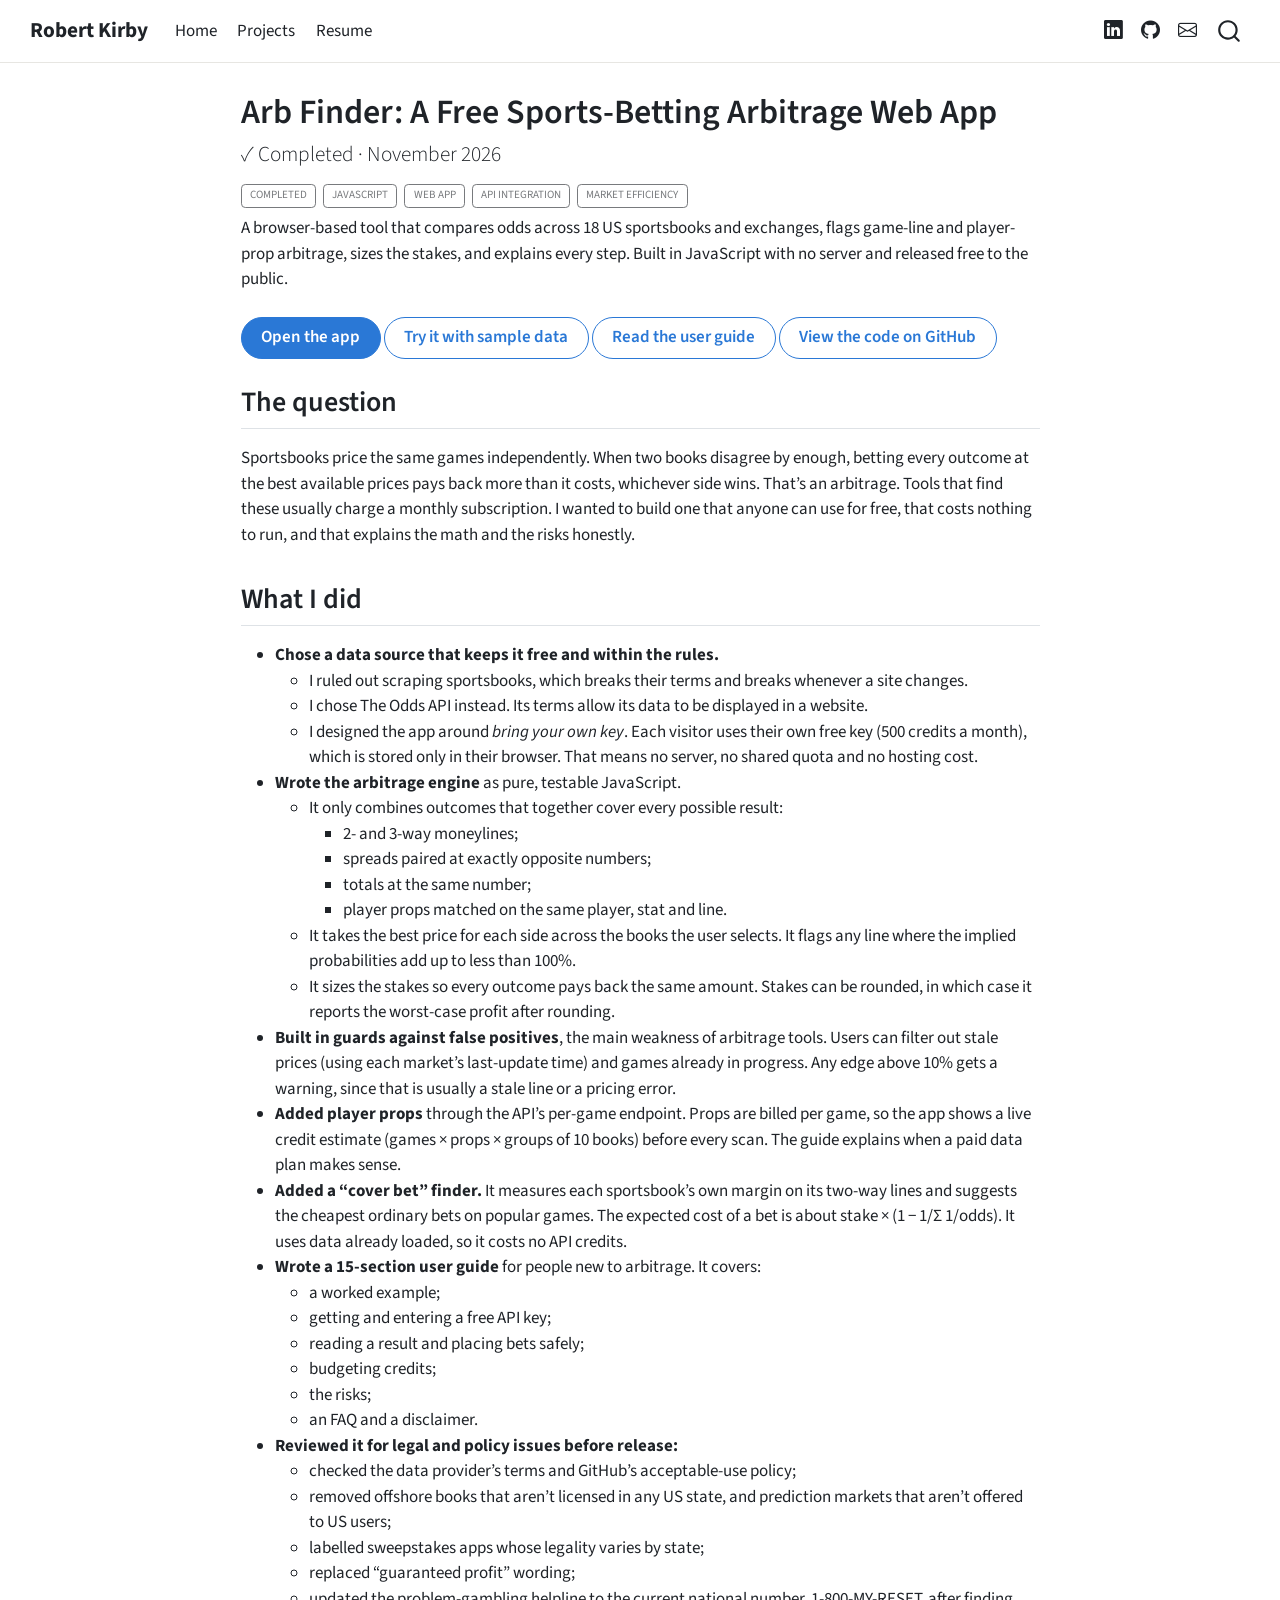
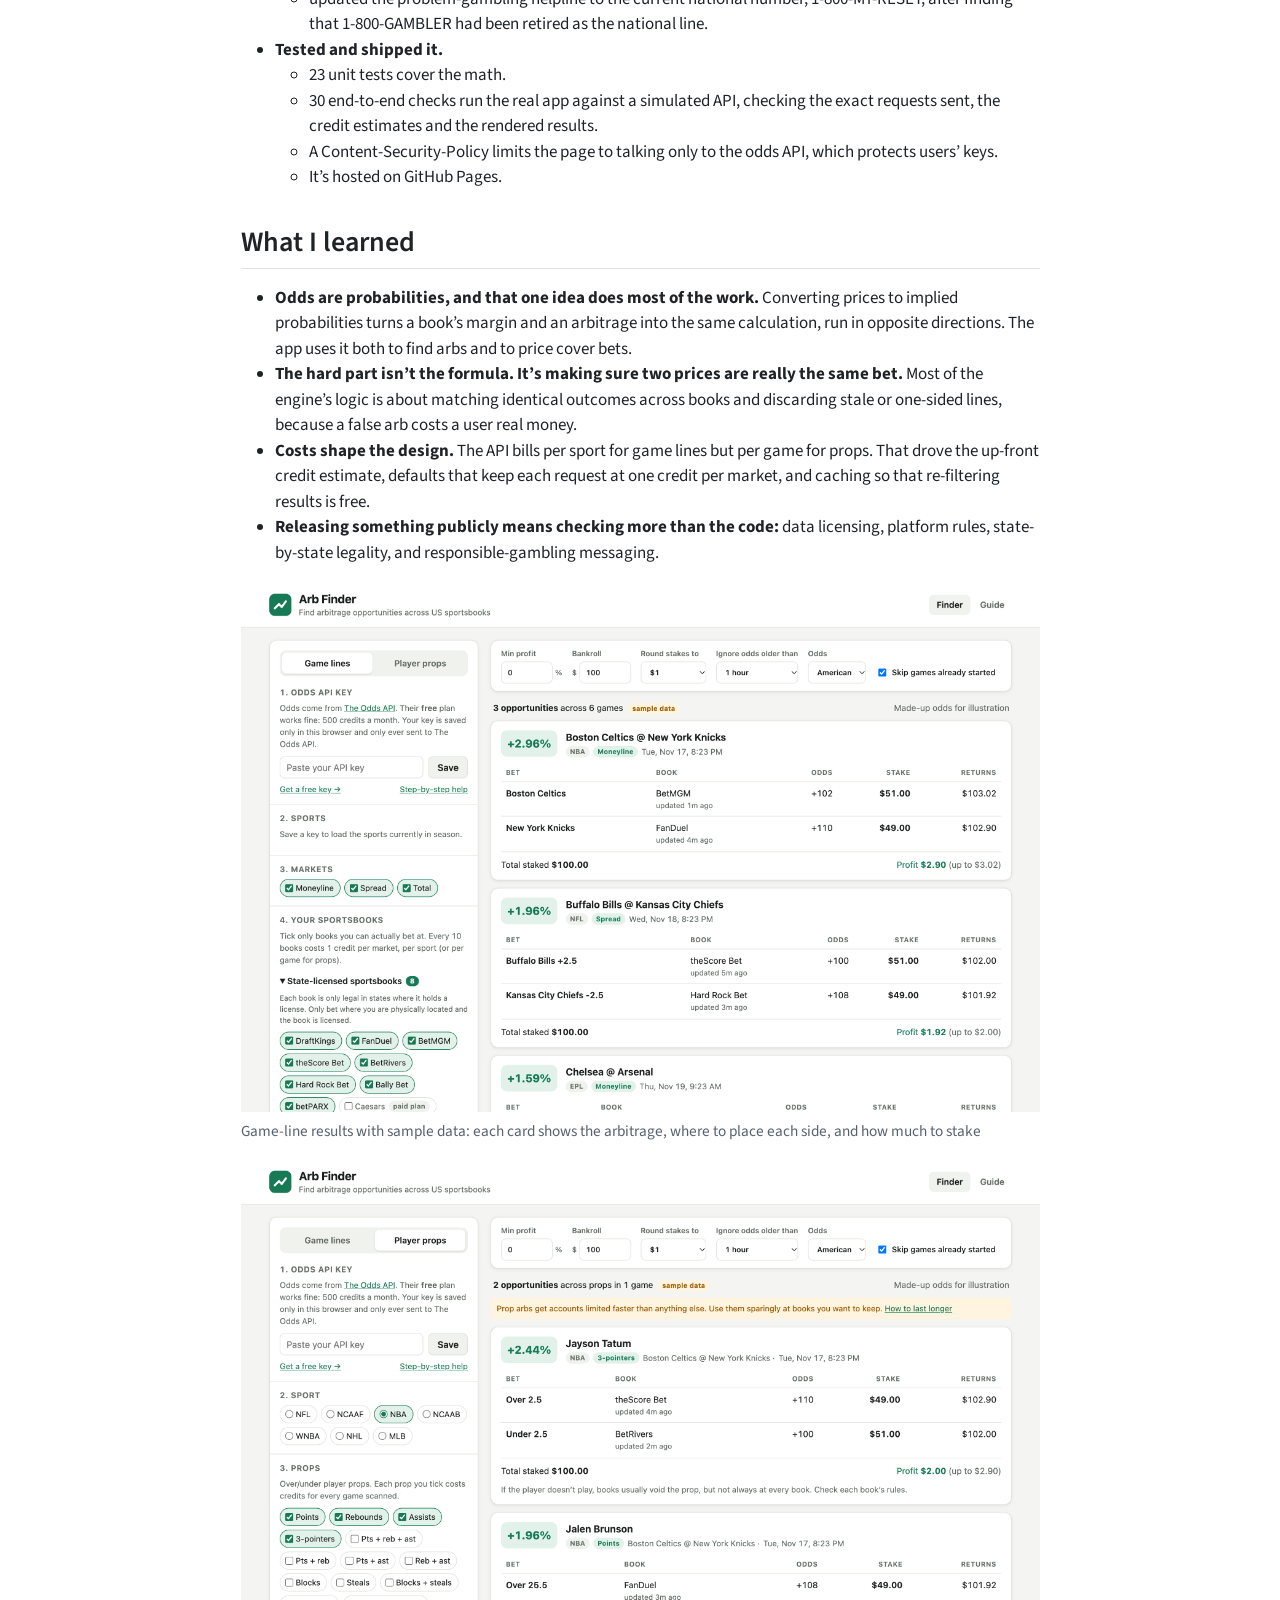
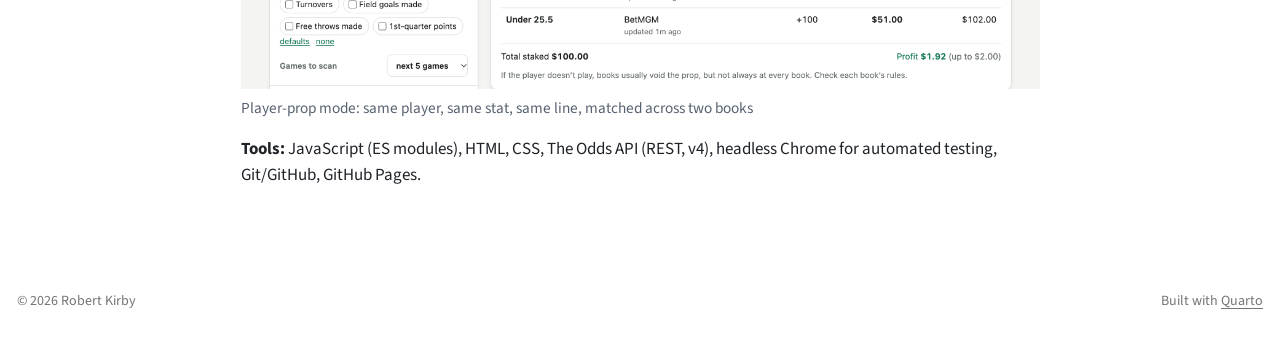
<file: docs/projects/arb-finder/index.html>
<!DOCTYPE html>
<html xmlns="http://www.w3.org/1999/xhtml" lang="en" xml:lang="en"><head>

<meta charset="utf-8">
<meta name="generator" content="quarto-1.11.9">

<meta name="viewport" content="width=device-width, initial-scale=1.0, user-scalable=yes">

<meta name="description" content="A browser-based tool that compares odds across 18 US sportsbooks and exchanges, flags game-line and player-prop arbitrage, sizes the stakes, and explains every step. Built in JavaScript with no server and released free to the public.">

<title>Arb Finder: A Free Sports-Betting Arbitrage Web App – Robert Kirby</title>
<style>
/* Default styles provided by pandoc.
** See https://pandoc.org/MANUAL.html#variables-for-html for config info.
*/
span.smallcaps{font-variant: small-caps;}
div.columns{display: flex; gap: 1.5em;}
div.column{flex: auto;}
@media screen {
div.columns{gap: min(4vw, 1.5em);}
div.column{overflow-x: auto;}
}
div.hanging-indent{margin-left: 1.5em; text-indent: -1.5em;}
ul.task-list{list-style: none;}
ul.task-list li input[type="checkbox"] {
  width: 0.8em;
  margin: 0 0.8em 0.2em -1em; /* quarto-specific, see https://github.com/quarto-dev/quarto-cli/issues/4556 */ 
  vertical-align: middle;
}
</style>


<script src="../../site_libs/quarto-nav/quarto-nav.js"></script>
<script src="../../site_libs/quarto-nav/headroom.min.js"></script>
<script src="../../site_libs/clipboard/clipboard.min.js"></script>
<script src="../../site_libs/quarto-search/autocomplete.umd.js"></script>
<script src="../../site_libs/quarto-search/fuse.min.js"></script>
<script src="../../site_libs/quarto-search/quarto-search.js"></script>
<meta name="quarto:offset" content="../../">
<link href="../../images/favicon.svg" rel="icon" type="image/svg+xml">
<script src="../../site_libs/quarto-html/quarto.js" type="module"></script>
<script src="../../site_libs/quarto-html/tabsets/tabsets.js" type="module"></script>
<script src="../../site_libs/quarto-html/scrollable-regions/scrollable-regions.js" type="module"></script>
<script src="../../site_libs/quarto-html/popper.min.js"></script>
<script src="../../site_libs/quarto-html/tippy.umd.min.js"></script>
<script src="../../site_libs/quarto-html/anchor.min.js"></script>
<link href="../../site_libs/quarto-html/tippy.css" rel="stylesheet">
<link href="../../site_libs/quarto-html/quarto-syntax-highlighting-63b5708e65d6cd79cd7618c58d0c21e7.css" rel="stylesheet" id="quarto-text-highlighting-styles">
<script src="../../site_libs/bootstrap/bootstrap.min.js"></script>
<link href="../../site_libs/bootstrap/bootstrap-icons.css" rel="stylesheet">
<link href="../../site_libs/bootstrap/bootstrap-0a3acd87314e0f75efc46f4cc032eb28.min.css" rel="stylesheet" append-hash="true" id="quarto-bootstrap" data-mode="light">
<script id="quarto-search-options" type="application/json">{
  "location": "navbar",
  "copy-button": false,
  "collapse-after": 3,
  "panel-placement": "end",
  "type": "overlay",
  "limit": 50,
  "keyboard-shortcut": [
    "f",
    "/",
    "s"
  ],
  "show-item-context": false,
  "language": {
    "search-no-results-text": "No results",
    "search-matching-documents-text": "matching documents",
    "search-copy-link-title": "Copy link to search",
    "search-hide-matches-text": "Hide additional matches",
    "search-more-match-text": "more match in this document",
    "search-more-matches-text": "more matches in this document",
    "search-clear-button-title": "Clear",
    "search-text-placeholder": "",
    "search-detached-cancel-button-title": "Cancel",
    "search-submit-button-title": "Submit",
    "search-label": "Search"
  }
}</script>
<style>html{ scroll-behavior: smooth; }</style>


</head>

<body class="nav-fixed fullcontent quarto-light"><a id="quarto-skip-link" class="visually-hidden-focusable" href="#quarto-document-content">Skip to main content</a>

<div id="quarto-search-results"></div>
  <header id="quarto-header" class="headroom fixed-top">
    <nav class="navbar navbar-expand-lg " data-bs-theme="dark" aria-label="Site">
      <div class="navbar-container container-fluid">
      <div class="navbar-brand-container mx-auto">
    <a class="navbar-brand" href="../../index.html">
    <span class="navbar-title">Robert Kirby</span>
    </a>
  </div>
          <button class="navbar-toggler" type="button" data-bs-toggle="collapse" data-bs-target="#navbarCollapse" aria-controls="navbarCollapse" aria-expanded="false" aria-label="Toggle navigation" onclick="if (window.quartoToggleHeadroom) { window.quartoToggleHeadroom(); }">
  <span class="navbar-toggler-icon"></span>
</button>
          <div class="collapse navbar-collapse" id="navbarCollapse">
            <ul class="navbar-nav navbar-nav-scroll me-auto">
  <li class="nav-item">
    <a class="nav-link" href="../../index.html"> 
<span class="menu-text">Home</span></a>
  </li>  
  <li class="nav-item">
    <a class="nav-link" href="../../projects.html"> 
<span class="menu-text">Projects</span></a>
  </li>  
  <li class="nav-item">
    <a class="nav-link" href="../../resume.html"> 
<span class="menu-text">Resume</span></a>
  </li>  
</ul>
            <ul class="navbar-nav navbar-nav-scroll ms-auto">
  <li class="nav-item compact">
    <a class="nav-link" href="https://www.linkedin.com/in/robert-h-kirby/"> <i class="bi bi-linkedin" role="img" aria-label="LinkedIn">
</i> 
<span class="menu-text"></span></a>
  </li>  
  <li class="nav-item compact">
    <a class="nav-link" href="https://github.com/RKirbs"> <i class="bi bi-github" role="img" aria-label="GitHub">
</i> 
<span class="menu-text"></span></a>
  </li>  
  <li class="nav-item compact">
    <a class="nav-link" href="mailto:RobbyHKirby@gmail.com"> <i class="bi bi-envelope" role="img" aria-label="Email">
</i> 
<span class="menu-text"></span></a>
  </li>  
</ul>
          </div> <!-- /navcollapse -->
            <div class="quarto-navbar-tools">
</div>
            <div id="quarto-search" class="" title="Search"></div>
      </div> <!-- /container-fluid -->
    </nav>
</header>
<!-- content -->
<div id="quarto-content" class="quarto-container page-columns page-rows-contents page-layout-article page-navbar">
<!-- sidebar -->
<!-- margin-sidebar -->
    
<!-- main -->
<main class="content" id="quarto-document-content" tabindex="-1">

<header id="title-block-header" class="quarto-title-block default">
<div class="quarto-title">
<h1 class="title">Arb Finder: A Free Sports-Betting Arbitrage Web App</h1>
<p class="subtitle lead">✓ Completed · November 2026</p>
  <div class="quarto-categories">
    <div class="quarto-category">Completed</div>
    <div class="quarto-category">JavaScript</div>
    <div class="quarto-category">Web app</div>
    <div class="quarto-category">API integration</div>
    <div class="quarto-category">Market efficiency</div>
  </div>
  </div>

<div>
  <div class="description">
    A browser-based tool that compares odds across 18 US sportsbooks and exchanges, flags game-line and player-prop arbitrage, sizes the stakes, and explains every step. Built in JavaScript with no server and released free to the public.
  </div>
</div>


<div class="quarto-title-meta">

    
  
    
  </div>
  


</header>


<div class="hero-buttons">
<p><a href="https://rkirbs.github.io/arb-finder/" class="btn btn-primary">Open the app</a> <a href="https://rkirbs.github.io/arb-finder/?demo=1" class="btn btn-outline-primary">Try it with sample data</a> <a href="https://rkirbs.github.io/arb-finder/guide.html" class="btn btn-outline-primary">Read the user guide</a> <a href="https://github.com/RKirbs/arb-finder" class="btn btn-outline-primary">View the code on GitHub</a></p>
</div>
<section id="the-question" class="level2">
<h2 class="anchored" data-anchor-id="the-question">The question</h2>
<p>Sportsbooks price the same games independently. When two books disagree by enough, betting every outcome at the best available prices pays back more than it costs, whichever side wins. That’s an arbitrage. Tools that find these usually charge a monthly subscription. I wanted to build one that anyone can use for free, that costs nothing to run, and that explains the math and the risks honestly.</p>
</section>
<section id="what-i-did" class="level2">
<h2 class="anchored" data-anchor-id="what-i-did">What I did</h2>
<ul>
<li><strong>Chose a data source that keeps it free and within the rules.</strong>
<ul>
<li>I ruled out scraping sportsbooks, which breaks their terms and breaks whenever a site changes.</li>
<li>I chose The Odds API instead. Its terms allow its data to be displayed in a website.</li>
<li>I designed the app around <em>bring your own key</em>. Each visitor uses their own free key (500 credits a month), which is stored only in their browser. That means no server, no shared quota and no hosting cost.</li>
</ul></li>
<li><strong>Wrote the arbitrage engine</strong> as pure, testable JavaScript.
<ul>
<li>It only combines outcomes that together cover every possible result:
<ul>
<li>2- and 3-way moneylines;</li>
<li>spreads paired at exactly opposite numbers;</li>
<li>totals at the same number;</li>
<li>player props matched on the same player, stat and line.</li>
</ul></li>
<li>It takes the best price for each side across the books the user selects. It flags any line where the implied probabilities add up to less than 100%.</li>
<li>It sizes the stakes so every outcome pays back the same amount. Stakes can be rounded, in which case it reports the worst-case profit after rounding.</li>
</ul></li>
<li><strong>Built in guards against false positives</strong>, the main weakness of arbitrage tools. Users can filter out stale prices (using each market’s last-update time) and games already in progress. Any edge above 10% gets a warning, since that is usually a stale line or a pricing error.</li>
<li><strong>Added player props</strong> through the API’s per-game endpoint. Props are billed per game, so the app shows a live credit estimate (games × props × groups of 10 books) before every scan. The guide explains when a paid data plan makes sense.</li>
<li><strong>Added a “cover bet” finder.</strong> It measures each sportsbook’s own margin on its two-way lines and suggests the cheapest ordinary bets on popular games. The expected cost of a bet is about stake × (1 − 1/Σ 1/odds). It uses data already loaded, so it costs no API credits.</li>
<li><strong>Wrote a 15-section user guide</strong> for people new to arbitrage. It covers:
<ul>
<li>a worked example;</li>
<li>getting and entering a free API key;</li>
<li>reading a result and placing bets safely;</li>
<li>budgeting credits;</li>
<li>the risks;</li>
<li>an FAQ and a disclaimer.</li>
</ul></li>
<li><strong>Reviewed it for legal and policy issues before release:</strong>
<ul>
<li>checked the data provider’s terms and GitHub’s acceptable-use policy;</li>
<li>removed offshore books that aren’t licensed in any US state, and prediction markets that aren’t offered to US users;</li>
<li>labelled sweepstakes apps whose legality varies by state;</li>
<li>replaced “guaranteed profit” wording;</li>
<li>updated the problem-gambling helpline to the current national number, 1-800-MY-RESET, after finding that 1-800-GAMBLER had been retired as the national line.</li>
</ul></li>
<li><strong>Tested and shipped it.</strong>
<ul>
<li>23 unit tests cover the math.</li>
<li>30 end-to-end checks run the real app against a simulated API, checking the exact requests sent, the credit estimates and the rendered results.</li>
<li>A Content-Security-Policy limits the page to talking only to the odds API, which protects users’ keys.</li>
<li>It’s hosted on GitHub Pages.</li>
</ul></li>
</ul>
</section>
<section id="what-i-learned" class="level2">
<h2 class="anchored" data-anchor-id="what-i-learned">What I learned</h2>
<ul>
<li><strong>Odds are probabilities, and that one idea does most of the work.</strong> Converting prices to implied probabilities turns a book’s margin and an arbitrage into the same calculation, run in opposite directions. The app uses it both to find arbs and to price cover bets.</li>
<li><strong>The hard part isn’t the formula. It’s making sure two prices are really the same bet.</strong> Most of the engine’s logic is about matching identical outcomes across books and discarding stale or one-sided lines, because a false arb costs a user real money.</li>
<li><strong>Costs shape the design.</strong> The API bills per sport for game lines but per game for props. That drove the up-front credit estimate, defaults that keep each request at one credit per market, and caching so that re-filtering results is free.</li>
<li><strong>Releasing something publicly means checking more than the code:</strong> data licensing, platform rules, state-by-state legality, and responsible-gambling messaging.</li>
</ul>
<div class="quarto-figure quarto-figure-center">
<figure class="figure">
<p><img src="thumbnail.png" class="img-fluid figure-img" alt="Screenshot of Arb Finder showing settings on the left and arbitrage result cards on the right, each listing the bets, sportsbooks, odds, stakes and returns."></p>
<figcaption>Game-line results with sample data: each card shows the arbitrage, where to place each side, and how much to stake</figcaption>
</figure>
</div>
<div class="quarto-figure quarto-figure-center">
<figure class="figure">
<p><img src="props.png" class="img-fluid figure-img" alt="Screenshot of Arb Finder in player-prop mode showing prop selections on the left and two prop arbitrage cards for Jayson Tatum 3-pointers and Jalen Brunson points."></p>
<figcaption>Player-prop mode: same player, same stat, same line, matched across two books</figcaption>
</figure>
</div>
<p><strong>Tools:</strong> JavaScript (ES modules), HTML, CSS, The Odds API (REST, v4), headless Chrome for automated testing, Git/GitHub, GitHub Pages.</p>


</section>

</main> <!-- /main -->
<script id="quarto-html-after-body" type="application/javascript">
  window.document.addEventListener("DOMContentLoaded", function (event) {
    const icon = "";
    const anchorJS = new window.AnchorJS();
    anchorJS.options = {
      placement: 'right',
      icon: icon
    };
    anchorJS.add('.anchored');
    const isCodeAnnotation = (el) => {
      for (const clz of el.classList) {
        if (clz.startsWith('code-annotation-')) {                     
          return true;
        }
      }
      return false;
    }
    const onCopySuccess = function(e) {
      // button target
      const button = e.trigger;
      // don't keep focus
      button.blur();
      // flash "checked"
      button.classList.add('code-copy-button-checked');
      var currentTitle = button.getAttribute("title");
      button.setAttribute("title", "Copied!");
      let tooltip;
      if (window.bootstrap) {
        button.setAttribute("data-bs-toggle", "tooltip");
        button.setAttribute("data-bs-placement", "left");
        button.setAttribute("data-bs-title", "Copied!");
        tooltip = new bootstrap.Tooltip(button, 
          { trigger: "manual", 
            customClass: "code-copy-button-tooltip",
            offset: [0, -8]});
        tooltip.show();    
      }
      setTimeout(function() {
        if (tooltip) {
          tooltip.hide();
          button.removeAttribute("data-bs-title");
          button.removeAttribute("data-bs-toggle");
          button.removeAttribute("data-bs-placement");
        }
        button.setAttribute("title", currentTitle);
        button.classList.remove('code-copy-button-checked');
      }, 1000);
      // clear code selection
      e.clearSelection();
    }
    const getTextToCopy = function(trigger) {
      const outerScaffold = trigger.parentElement.cloneNode(true);
      const codeEl = outerScaffold.querySelector('code');
      for (const childEl of codeEl.children) {
        if (isCodeAnnotation(childEl)) {
          childEl.remove();
        }
      }
      return codeEl.innerText;
    }
    const clipboard = new window.ClipboardJS('.code-copy-button:not([data-in-quarto-modal])', {
      text: getTextToCopy
    });
    clipboard.on('success', onCopySuccess);
    if (window.document.getElementById('quarto-embedded-source-code-modal')) {
      const clipboardModal = new window.ClipboardJS('.code-copy-button[data-in-quarto-modal]', {
        text: getTextToCopy,
        container: window.document.getElementById('quarto-embedded-source-code-modal')
      });
      clipboardModal.on('success', onCopySuccess);
    }
      var localhostRegex = new RegExp(/^(?:http|https):\/\/localhost\:?[0-9]*\//);
      var mailtoRegex = new RegExp(/^mailto:/);
        var filterRegex = new RegExp("https:\/\/rkirbs\.github\.io");
      const newWindowLabel = "(opens in a new tab)";
      const newWindowNoteId = "quarto-ext-newwindow-label";
      // Links reference one hidden label through aria-describedby, so the
      // announcement never changes their accessible name.
      var describeNewWindow = (link) => {
        if (!window.document.getElementById(newWindowNoteId)) {
          var newWindowNote = window.document.createElement("span");
          newWindowNote.id = newWindowNoteId;
          newWindowNote.hidden = true;
          newWindowNote.textContent = newWindowLabel;
          window.document.body.appendChild(newWindowNote);
        }
        var describedBy = (link.getAttribute("aria-describedby") || "").split(/\s+/).filter(Boolean);
        if (!describedBy.includes(newWindowNoteId)) {
          describedBy.push(newWindowNoteId);
          link.setAttribute("aria-describedby", describedBy.join(" "));
        }
      }
      var isInternal = (href) => {
          return filterRegex.test(href) || localhostRegex.test(href) || mailtoRegex.test(href);
      }
      // Inspect non-navigation links and adorn them if external
      window.quartoDecorateExternalLinks = function (root) {
     var links = (root || window.document).querySelectorAll('a[href]:not(.nav-link):not(.navbar-brand):not(.toc-action):not(.sidebar-link):not(.sidebar-item-toggle):not(.pagination-link):not(.no-external):not([aria-hidden]):not(.dropdown-item):not(.quarto-navigation-tool):not(.about-link)');
      for (var i=0; i<links.length; i++) {
        const link = links[i];
        if (!isInternal(link.href)) {
          // undo the damage that might have been done by quarto-nav.js in the case of
          // links that we want to consider external
          if (link.dataset.originalHref !== undefined) {
            link.href = link.dataset.originalHref;
          }
            // target, if specified
            link.setAttribute("target", "_blank");
            if (link.getAttribute("rel") === null) {
              link.setAttribute("rel", "noopener");
            }
            describeNewWindow(link);
          if (!link.classList.contains('no-external-icon')) {
          }
        }
      }
      };
      window.quartoDecorateExternalLinks(window.document);
    // Esc closes the popup (WCAG 1.4.13) and focus leaving both trigger and
    // popup closes it (WCAG 2.4.11); tippy handles neither for interactive popups.
    const hideOnEscAndFocusOut = {
      name: 'hideOnEscAndFocusOut',
      defaultValue: true,
      fn(instance) {
        const dismiss = () => {
          // A show scheduled by the trigger delay would otherwise reopen it
          instance.clearDelayTimeouts();
          instance.hide();
        };
        const onKeyDown = (event) => {
          if (event.key !== 'Escape') {
            return;
          }
          // Keep Esc from also reaching page handlers (e.g. reveal.js overview),
          // except an open reveal.js slide menu, which Esc should close too.
          // The menu handles keys only when its keyboard option is on.
          const menuHandlesEsc = window.Reveal?.getPlugin?.('menu')?.isOpen() &&
            window.Reveal.getConfig().menu?.keyboard !== false;
          if (!menuHandlesEsc) {
            event.stopPropagation();
          }
          if (instance.popper.contains(window.document.activeElement)) {
            // Disabled while refocusing so the focus trigger does not reopen it
            instance.disable();
            instance.reference.focus();
            instance.enable();
          }
          dismiss();
        };
        const onFocusOut = (event) => {
          const target = event.relatedTarget;
          if (target && !instance.reference.contains(target) &&
              !instance.popper.contains(target)) {
            dismiss();
          }
        };
        // On the trigger too: a click trigger (code-annotations: select) has no
        // blur handling. Attached for the instance's lifetime so leaving the
        // trigger also cancels a show still pending on the trigger delay.
        instance.reference.addEventListener('focusout', onFocusOut);
        return {
          onShow() {
            window.document.addEventListener('keydown', onKeyDown, true);
            instance.popper.addEventListener('focusout', onFocusOut);
          },
          onHide() {
            window.document.removeEventListener('keydown', onKeyDown, true);
            instance.popper.removeEventListener('focusout', onFocusOut);
          },
          onDestroy() {
            instance.reference.removeEventListener('focusout', onFocusOut);
          },
        };
      },
    };
    function tippyHover(el, contentFn, onTriggerFn, onUntriggerFn) {
      const config = {
        allowHTML: true,
        maxWidth: 500,
        delay: 100,
        arrow: false,
        appendTo: function(el) {
            return el.parentElement;
        },
        interactive: true,
        interactiveBorder: 10,
        theme: 'quarto',
        placement: 'bottom-start',
        plugins: [hideOnEscAndFocusOut],
      };
      if (contentFn) {
        config.content = contentFn;
      }
      if (onTriggerFn) {
        config.onTrigger = onTriggerFn;
      }
      if (onUntriggerFn) {
        config.onUntrigger = onUntriggerFn;
      }
      window.tippy(el, config); 
    }
    const noterefs = window.document.querySelectorAll('a[role="doc-noteref"]');
    for (var i=0; i<noterefs.length; i++) {
      const ref = noterefs[i];
      tippyHover(ref, function() {
        // use id or data attribute instead here
        let href = ref.getAttribute('data-footnote-href') || ref.getAttribute('href');
        try { href = new URL(href).hash; } catch {}
        const id = href.replace(/^#\/?/, "");
        const note = window.document.getElementById(id);
        if (note) {
          return note.innerHTML;
        } else {
          return "";
        }
      });
    }
    const xrefs = window.document.querySelectorAll('a.quarto-xref');
    const processXRef = (id, note) => {
      // Strip column container classes
      const stripColumnClz = (el) => {
        el.classList.remove("page-full", "page-columns");
        if (el.children) {
          for (const child of el.children) {
            stripColumnClz(child);
          }
        }
      }
      stripColumnClz(note)
      if (id === null || id.startsWith('sec-')) {
        // Special case sections, only their first couple elements
        const container = document.createElement("div");
        if (note.children && note.children.length > 2) {
          container.appendChild(note.children[0].cloneNode(true));
          for (let i = 1; i < note.children.length; i++) {
            const child = note.children[i];
            if (child.tagName === "P" && child.innerText === "") {
              continue;
            } else {
              container.appendChild(child.cloneNode(true));
              break;
            }
          }
          if (window.Quarto?.typesetMath) {
            window.Quarto.typesetMath(container);
          }
          return container.innerHTML
        } else {
          if (window.Quarto?.typesetMath) {
            window.Quarto.typesetMath(note);
          }
          return note.innerHTML;
        }
      } else {
        // Remove any anchor links if they are present
        const anchorLink = note.querySelector('a.anchorjs-link');
        if (anchorLink) {
          anchorLink.remove();
        }
        if (window.Quarto?.typesetMath) {
          window.Quarto.typesetMath(note);
        }
        if (note.classList.contains("callout")) {
          return note.outerHTML;
        } else {
          return note.innerHTML;
        }
      }
    }
    for (var i=0; i<xrefs.length; i++) {
      const xref = xrefs[i];
      tippyHover(xref, undefined, function(instance) {
        instance.disable();
        let url = xref.getAttribute('href');
        let hash = undefined; 
        if (url.startsWith('#')) {
          hash = url;
        } else {
          try { hash = new URL(url).hash; } catch {}
        }
        if (hash) {
          const id = hash.replace(/^#\/?/, "");
          const note = window.document.getElementById(id);
          if (note !== null) {
            try {
              const html = processXRef(id, note.cloneNode(true));
              instance.setContent(html);
            } finally {
              instance.enable();
              instance.show();
            }
          } else {
            // See if we can fetch this
            fetch(url.split('#')[0])
            .then(res => res.text())
            .then(html => {
              const parser = new DOMParser();
              const htmlDoc = parser.parseFromString(html, "text/html");
              const note = htmlDoc.getElementById(id);
              if (note !== null) {
                const html = processXRef(id, note);
                instance.setContent(html);
              } 
            }).finally(() => {
              instance.enable();
              instance.show();
            });
          }
        } else {
          // See if we can fetch a full url (with no hash to target)
          // This is a special case and we should probably do some content thinning / targeting
          fetch(url)
          .then(res => res.text())
          .then(html => {
            const parser = new DOMParser();
            const htmlDoc = parser.parseFromString(html, "text/html");
            const note = htmlDoc.querySelector('main.content');
            if (note !== null) {
              // This should only happen for chapter cross references
              // (since there is no id in the URL)
              // remove the first header
              if (note.children.length > 0 && note.children[0].tagName === "HEADER") {
                note.children[0].remove();
              }
              const html = processXRef(null, note);
              instance.setContent(html);
            } 
          }).finally(() => {
            instance.enable();
            instance.show();
          });
        }
      }, function(instance) {
      });
    }
        let selectedAnnoteEl;
        const selectorForAnnotation = ( cell, annotation) => {
          let cellAttr = 'data-code-cell="' + cell + '"';
          let lineAttr = 'data-code-annotation="' +  annotation + '"';
          const selector = 'span[' + cellAttr + '][' + lineAttr + ']';
          return selector;
        }
        const selectCodeLines = (annoteEl) => {
          const doc = window.document;
          const targetCell = annoteEl.getAttribute("data-target-cell");
          const targetAnnotation = annoteEl.getAttribute("data-target-annotation");
          const annoteSpan = window.document.querySelector(selectorForAnnotation(targetCell, targetAnnotation));
          const lines = annoteSpan.getAttribute("data-code-lines").split(",");
          const lineIds = lines.map((line) => {
            return targetCell + "-" + line;
          })
          // Each band is positioned against its own containing block, which is
          // not the offsetParent of the lines, so place it from client rects.
          const placeBand = (band, firstEl, lastEl, codeBlock) => {
            const container = band.offsetParent;
            if (container === null) {
              return;
            }
            const containerRect = container.getBoundingClientRect();
            // Reveal.js scales slides with a transform, so convert client
            // pixels back to the CSS pixels of the container.
            const scale = containerRect.height / container.offsetHeight || 1;
            const firstRect = firstEl.getBoundingClientRect();
            const lastRect = lastEl.getBoundingClientRect();
            const top = (firstRect.top - containerRect.top) / scale - container.clientTop + container.scrollTop;
            const height = (lastRect.bottom - firstRect.top) / scale;
            band.style.top = top - 2 + "px";
            band.style.height = height + 4 + "px";
            if (codeBlock) {
              // Without the copy button wrapper, the containing block is wider
              // than the code block, so span the code block explicitly.
              const blockRect = codeBlock.getBoundingClientRect();
              band.style.left = (blockRect.left - containerRect.left) / scale - container.clientLeft + container.scrollLeft + "px";
              band.style.width = blockRect.width / scale + "px";
            }
          };
          if (lineIds.length > 0) {
            const el = window.document.getElementById(lineIds[0]);
            const lastEl = window.document.getElementById(lineIds[lineIds.length - 1]);
            const parent = el.parentElement.parentElement;
            // cook up a div (if necessary) and position it
            let div = window.document.getElementById("code-annotation-line-highlight");
            if (div === null) {
              div = window.document.createElement("div");
              div.setAttribute("id", "code-annotation-line-highlight");
              div.style.position = 'absolute';
              parent.appendChild(div);
            }
            placeBand(div, el, lastEl, parent.closest("div.sourceCode") || parent);
            let gutterDiv = window.document.getElementById("code-annotation-line-highlight-gutter");
            if (gutterDiv === null) {
              gutterDiv = window.document.createElement("div");
              gutterDiv.setAttribute("id", "code-annotation-line-highlight-gutter");
              gutterDiv.style.position = 'absolute';
              const codeCell = window.document.getElementById(targetCell);
              const gutter = codeCell.querySelector('.code-annotation-gutter');
              gutter.appendChild(gutterDiv);
            }
            placeBand(gutterDiv, el, lastEl);
            selectedAnnoteEl = annoteEl;
          }
        };
        const unselectCodeLines = () => {
          const elementsIds = ["code-annotation-line-highlight", "code-annotation-line-highlight-gutter"];
          elementsIds.forEach((elId) => {
            const div = window.document.getElementById(elId);
            if (div) {
              div.remove();
            }
          });
          selectedAnnoteEl = undefined;
        };
          // Handle positioning of the toggle
      window.addEventListener(
        "resize",
        throttle(() => {
          elRect = undefined;
          if (selectedAnnoteEl) {
            selectCodeLines(selectedAnnoteEl);
          }
        }, 10)
      );
      function throttle(fn, ms) {
      let throttle = false;
      let timer;
        return (...args) => {
          if(!throttle) { // first call gets through
              fn.apply(this, args);
              throttle = true;
          } else { // all the others get throttled
              if(timer) clearTimeout(timer); // cancel #2
              timer = setTimeout(() => {
                fn.apply(this, args);
                timer = throttle = false;
              }, ms);
          }
        };
      }
        // Attach click handler to the DT
        const annoteDls = window.document.querySelectorAll('dt[data-target-cell]');
        for (const annoteDlNode of annoteDls) {
          annoteDlNode.addEventListener('click', (event) => {
            const clickedEl = event.target;
            if (clickedEl !== selectedAnnoteEl) {
              unselectCodeLines();
              const activeEl = window.document.querySelector('dt[data-target-cell].code-annotation-active');
              if (activeEl) {
                activeEl.classList.remove('code-annotation-active');
              }
              selectCodeLines(clickedEl);
              clickedEl.classList.add('code-annotation-active');
            } else {
              // Unselect the line
              unselectCodeLines();
              clickedEl.classList.remove('code-annotation-active');
            }
          });
        }
    const findCites = (el) => {
      const parentEl = el.parentElement;
      if (parentEl) {
        const cites = parentEl.dataset.cites;
        if (cites) {
          return {
            el,
            cites: cites.split(' ')
          };
        } else {
          return findCites(el.parentElement)
        }
      } else {
        return undefined;
      }
    };
    var bibliorefs = window.document.querySelectorAll('a[role="doc-biblioref"]');
    for (var i=0; i<bibliorefs.length; i++) {
      const ref = bibliorefs[i];
      const citeInfo = findCites(ref);
      if (citeInfo) {
        tippyHover(citeInfo.el, function() {
          var popup = window.document.createElement('div');
          citeInfo.cites.forEach(function(cite) {
            var citeDiv = window.document.createElement('div');
            citeDiv.classList.add('hanging-indent');
            citeDiv.classList.add('csl-entry');
            var biblioDiv = window.document.getElementById('ref-' + cite);
            if (biblioDiv) {
              citeDiv.innerHTML = biblioDiv.innerHTML;
            }
            popup.appendChild(citeDiv);
          });
          return popup.innerHTML;
        });
      }
    }
  });
  </script>
  <script type="application/javascript">
  window.quartoScrollableRegionsLabels = {"code":"Scrollable code","output":"Scrollable output"};
  </script>
</div> <!-- /content -->
<footer class="footer">
  <div class="nav-footer">
    <div class="nav-footer-left">
<p>© 2026 Robert Kirby</p>
</div>   
    <div class="nav-footer-center">
      &nbsp;
    </div>
    <div class="nav-footer-right">
<p>Built with <a href="https://quarto.org">Quarto</a></p>
</div>
  </div>
</footer>




<script src="../../site_libs/quarto-html/zenscroll-min.js"></script>
</body></html>
</file>
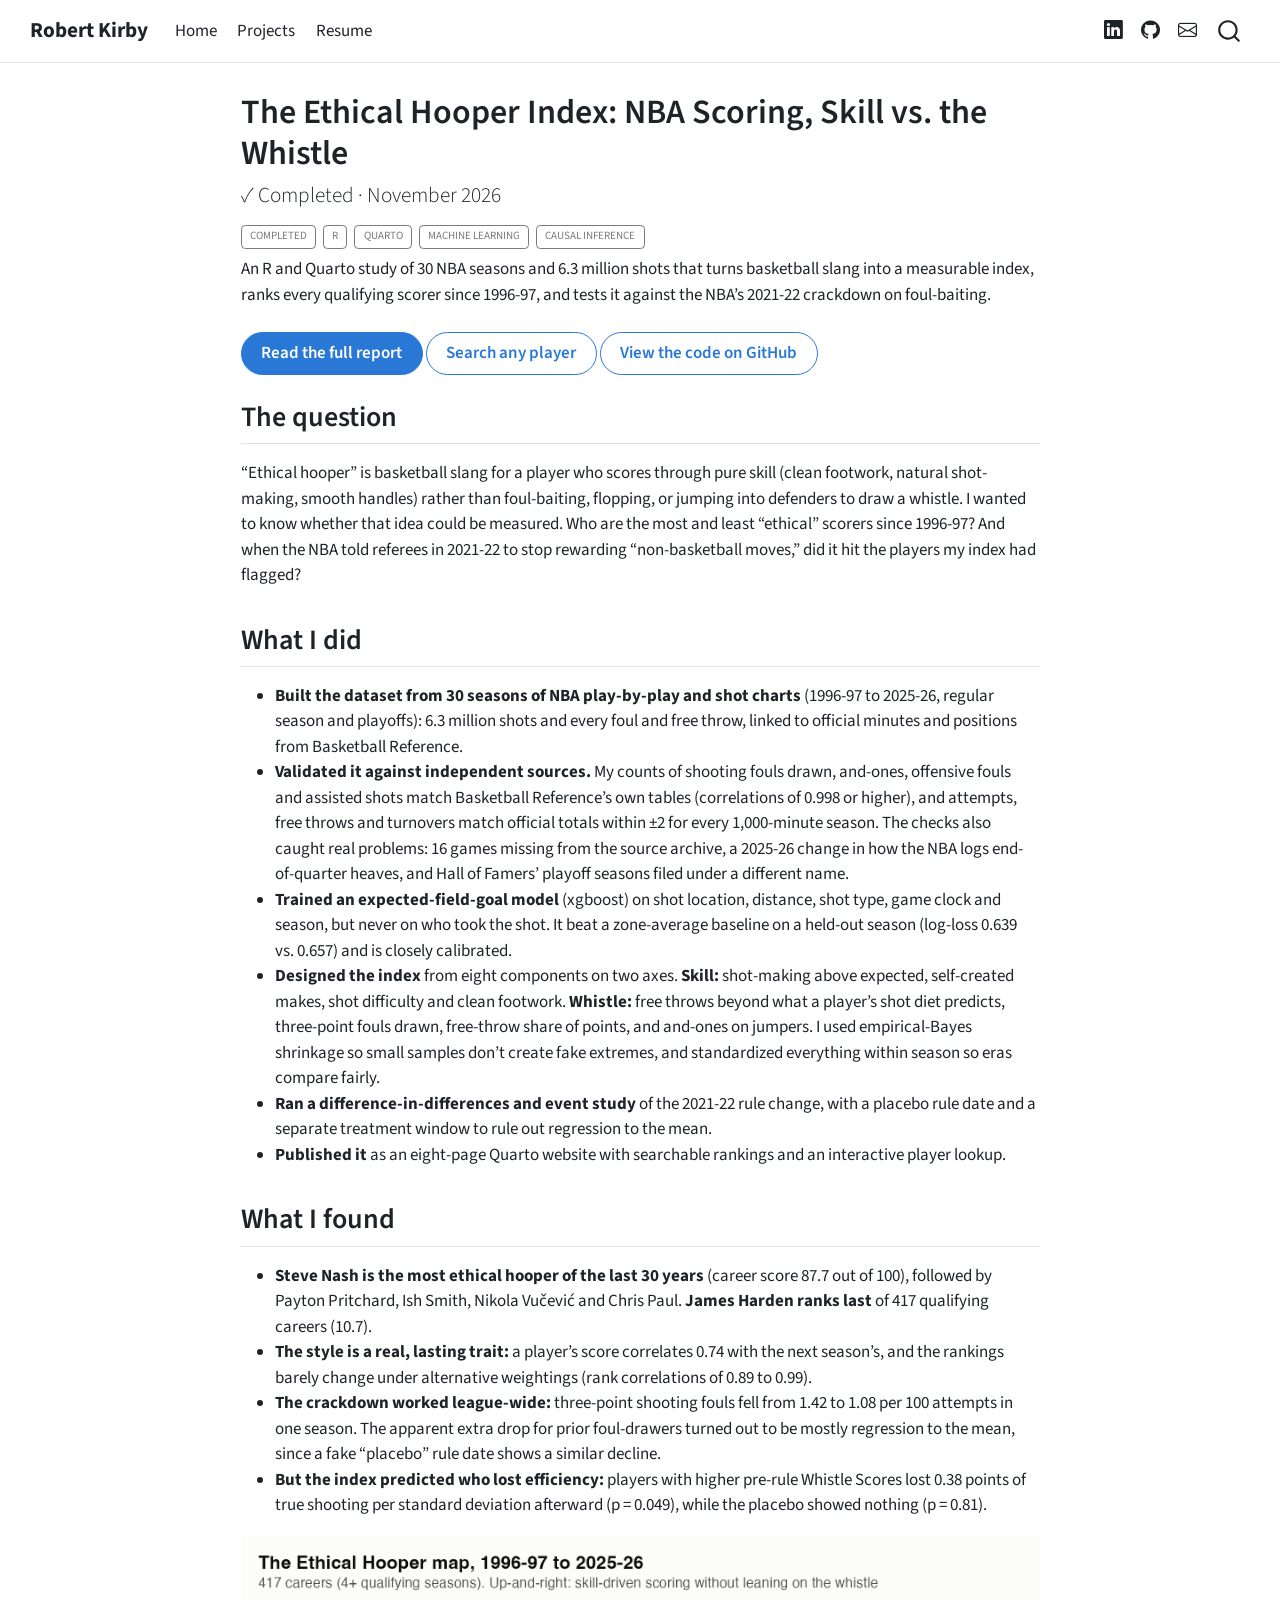
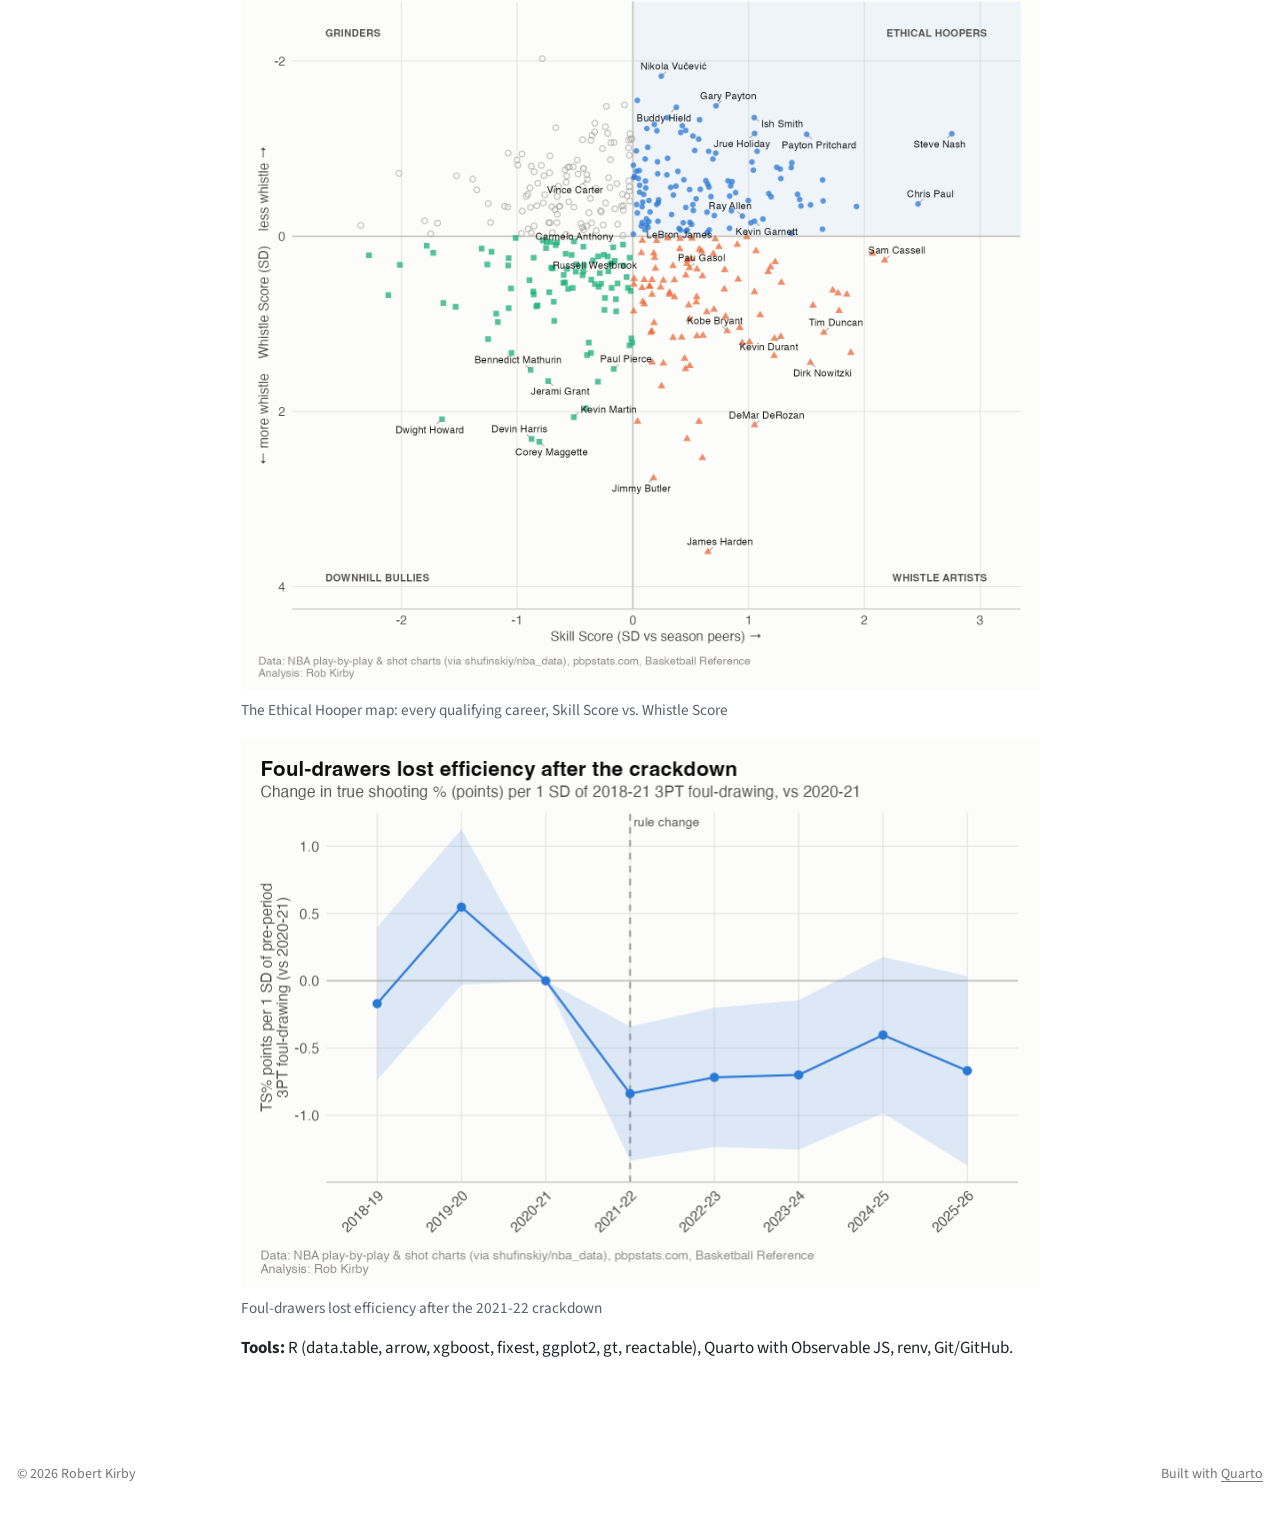
<file: docs/projects/ethical-hooper-index/index.html>
<!DOCTYPE html>
<html xmlns="http://www.w3.org/1999/xhtml" lang="en" xml:lang="en"><head>

<meta charset="utf-8">
<meta name="generator" content="quarto-1.11.9">

<meta name="viewport" content="width=device-width, initial-scale=1.0, user-scalable=yes">

<meta name="description" content="An R and Quarto study of 30 NBA seasons and 6.3 million shots that turns basketball slang into a measurable index, ranks every qualifying scorer since 1996-97, and tests it against the NBA’s 2021-22 crackdown on foul-baiting.">

<title>The Ethical Hooper Index: NBA Scoring, Skill vs.&nbsp;the Whistle – Robert Kirby</title>
<style>
/* Default styles provided by pandoc.
** See https://pandoc.org/MANUAL.html#variables-for-html for config info.
*/
span.smallcaps{font-variant: small-caps;}
div.columns{display: flex; gap: 1.5em;}
div.column{flex: auto;}
@media screen {
div.columns{gap: min(4vw, 1.5em);}
div.column{overflow-x: auto;}
}
div.hanging-indent{margin-left: 1.5em; text-indent: -1.5em;}
ul.task-list{list-style: none;}
ul.task-list li input[type="checkbox"] {
  width: 0.8em;
  margin: 0 0.8em 0.2em -1em; /* quarto-specific, see https://github.com/quarto-dev/quarto-cli/issues/4556 */ 
  vertical-align: middle;
}
</style>


<script src="../../site_libs/quarto-nav/quarto-nav.js"></script>
<script src="../../site_libs/quarto-nav/headroom.min.js"></script>
<script src="../../site_libs/clipboard/clipboard.min.js"></script>
<script src="../../site_libs/quarto-search/autocomplete.umd.js"></script>
<script src="../../site_libs/quarto-search/fuse.min.js"></script>
<script src="../../site_libs/quarto-search/quarto-search.js"></script>
<meta name="quarto:offset" content="../../">
<link href="../../images/favicon.svg" rel="icon" type="image/svg+xml">
<script src="../../site_libs/quarto-html/quarto.js" type="module"></script>
<script src="../../site_libs/quarto-html/tabsets/tabsets.js" type="module"></script>
<script src="../../site_libs/quarto-html/scrollable-regions/scrollable-regions.js" type="module"></script>
<script src="../../site_libs/quarto-html/popper.min.js"></script>
<script src="../../site_libs/quarto-html/tippy.umd.min.js"></script>
<script src="../../site_libs/quarto-html/anchor.min.js"></script>
<link href="../../site_libs/quarto-html/tippy.css" rel="stylesheet">
<link href="../../site_libs/quarto-html/quarto-syntax-highlighting-63b5708e65d6cd79cd7618c58d0c21e7.css" rel="stylesheet" id="quarto-text-highlighting-styles">
<script src="../../site_libs/bootstrap/bootstrap.min.js"></script>
<link href="../../site_libs/bootstrap/bootstrap-icons.css" rel="stylesheet">
<link href="../../site_libs/bootstrap/bootstrap-0a3acd87314e0f75efc46f4cc032eb28.min.css" rel="stylesheet" append-hash="true" id="quarto-bootstrap" data-mode="light">
<script id="quarto-search-options" type="application/json">{
  "location": "navbar",
  "copy-button": false,
  "collapse-after": 3,
  "panel-placement": "end",
  "type": "overlay",
  "limit": 50,
  "keyboard-shortcut": [
    "f",
    "/",
    "s"
  ],
  "show-item-context": false,
  "language": {
    "search-no-results-text": "No results",
    "search-matching-documents-text": "matching documents",
    "search-copy-link-title": "Copy link to search",
    "search-hide-matches-text": "Hide additional matches",
    "search-more-match-text": "more match in this document",
    "search-more-matches-text": "more matches in this document",
    "search-clear-button-title": "Clear",
    "search-text-placeholder": "",
    "search-detached-cancel-button-title": "Cancel",
    "search-submit-button-title": "Submit",
    "search-label": "Search"
  }
}</script>
<style>html{ scroll-behavior: smooth; }</style>


</head>

<body class="nav-fixed fullcontent quarto-light"><a id="quarto-skip-link" class="visually-hidden-focusable" href="#quarto-document-content">Skip to main content</a>

<div id="quarto-search-results"></div>
  <header id="quarto-header" class="headroom fixed-top">
    <nav class="navbar navbar-expand-lg " data-bs-theme="dark" aria-label="Site">
      <div class="navbar-container container-fluid">
      <div class="navbar-brand-container mx-auto">
    <a class="navbar-brand" href="../../index.html">
    <span class="navbar-title">Robert Kirby</span>
    </a>
  </div>
          <button class="navbar-toggler" type="button" data-bs-toggle="collapse" data-bs-target="#navbarCollapse" aria-controls="navbarCollapse" aria-expanded="false" aria-label="Toggle navigation" onclick="if (window.quartoToggleHeadroom) { window.quartoToggleHeadroom(); }">
  <span class="navbar-toggler-icon"></span>
</button>
          <div class="collapse navbar-collapse" id="navbarCollapse">
            <ul class="navbar-nav navbar-nav-scroll me-auto">
  <li class="nav-item">
    <a class="nav-link" href="../../index.html"> 
<span class="menu-text">Home</span></a>
  </li>  
  <li class="nav-item">
    <a class="nav-link" href="../../projects.html"> 
<span class="menu-text">Projects</span></a>
  </li>  
  <li class="nav-item">
    <a class="nav-link" href="../../resume.html"> 
<span class="menu-text">Resume</span></a>
  </li>  
</ul>
            <ul class="navbar-nav navbar-nav-scroll ms-auto">
  <li class="nav-item compact">
    <a class="nav-link" href="https://www.linkedin.com/in/robert-h-kirby/"> <i class="bi bi-linkedin" role="img" aria-label="LinkedIn">
</i> 
<span class="menu-text"></span></a>
  </li>  
  <li class="nav-item compact">
    <a class="nav-link" href="https://github.com/RKirbs"> <i class="bi bi-github" role="img" aria-label="GitHub">
</i> 
<span class="menu-text"></span></a>
  </li>  
  <li class="nav-item compact">
    <a class="nav-link" href="mailto:RobbyHKirby@gmail.com"> <i class="bi bi-envelope" role="img" aria-label="Email">
</i> 
<span class="menu-text"></span></a>
  </li>  
</ul>
          </div> <!-- /navcollapse -->
            <div class="quarto-navbar-tools">
</div>
            <div id="quarto-search" class="" title="Search"></div>
      </div> <!-- /container-fluid -->
    </nav>
</header>
<!-- content -->
<div id="quarto-content" class="quarto-container page-columns page-rows-contents page-layout-article page-navbar">
<!-- sidebar -->
<!-- margin-sidebar -->
    
<!-- main -->
<main class="content" id="quarto-document-content" tabindex="-1">

<header id="title-block-header" class="quarto-title-block default">
<div class="quarto-title">
<h1 class="title">The Ethical Hooper Index: NBA Scoring, Skill vs.&nbsp;the Whistle</h1>
<p class="subtitle lead">✓ Completed · November 2026</p>
  <div class="quarto-categories">
    <div class="quarto-category">Completed</div>
    <div class="quarto-category">R</div>
    <div class="quarto-category">Quarto</div>
    <div class="quarto-category">Machine learning</div>
    <div class="quarto-category">Causal inference</div>
  </div>
  </div>

<div>
  <div class="description">
    An R and Quarto study of 30 NBA seasons and 6.3 million shots that turns basketball slang into a measurable index, ranks every qualifying scorer since 1996-97, and tests it against the NBA’s 2021-22 crackdown on foul-baiting.
  </div>
</div>


<div class="quarto-title-meta">

    
  
    
  </div>
  


</header>


<div class="hero-buttons">
<p><a href="https://rkirbs.github.io/ethical-hooper-index/" class="btn btn-primary">Read the full report</a> <a href="https://rkirbs.github.io/ethical-hooper-index/player.html" class="btn btn-outline-primary">Search any player</a> <a href="https://github.com/RKirbs/ethical-hooper-index" class="btn btn-outline-primary">View the code on GitHub</a></p>
</div>
<section id="the-question" class="level2">
<h2 class="anchored" data-anchor-id="the-question">The question</h2>
<p>“Ethical hooper” is basketball slang for a player who scores through pure skill (clean footwork, natural shot-making, smooth handles) rather than foul-baiting, flopping, or jumping into defenders to draw a whistle. I wanted to know whether that idea could be measured. Who are the most and least “ethical” scorers since 1996-97? And when the NBA told referees in 2021-22 to stop rewarding “non-basketball moves,” did it hit the players my index had flagged?</p>
</section>
<section id="what-i-did" class="level2">
<h2 class="anchored" data-anchor-id="what-i-did">What I did</h2>
<ul>
<li><strong>Built the dataset from 30 seasons of NBA play-by-play and shot charts</strong> (1996-97 to 2025-26, regular season and playoffs): 6.3 million shots and every foul and free throw, linked to official minutes and positions from Basketball Reference.</li>
<li><strong>Validated it against independent sources.</strong> My counts of shooting fouls drawn, and-ones, offensive fouls and assisted shots match Basketball Reference’s own tables (correlations of 0.998 or higher), and attempts, free throws and turnovers match official totals within ±2 for every 1,000-minute season. The checks also caught real problems: 16 games missing from the source archive, a 2025-26 change in how the NBA logs end-of-quarter heaves, and Hall of Famers’ playoff seasons filed under a different name.</li>
<li><strong>Trained an expected-field-goal model</strong> (xgboost) on shot location, distance, shot type, game clock and season, but never on who took the shot. It beat a zone-average baseline on a held-out season (log-loss 0.639 vs.&nbsp;0.657) and is closely calibrated.</li>
<li><strong>Designed the index</strong> from eight components on two axes. <strong>Skill:</strong> shot-making above expected, self-created makes, shot difficulty and clean footwork. <strong>Whistle:</strong> free throws beyond what a player’s shot diet predicts, three-point fouls drawn, free-throw share of points, and and-ones on jumpers. I used empirical-Bayes shrinkage so small samples don’t create fake extremes, and standardized everything within season so eras compare fairly.</li>
<li><strong>Ran a difference-in-differences and event study</strong> of the 2021-22 rule change, with a placebo rule date and a separate treatment window to rule out regression to the mean.</li>
<li><strong>Published it</strong> as an eight-page Quarto website with searchable rankings and an interactive player lookup.</li>
</ul>
</section>
<section id="what-i-found" class="level2">
<h2 class="anchored" data-anchor-id="what-i-found">What I found</h2>
<ul>
<li><strong>Steve Nash is the most ethical hooper of the last 30 years</strong> (career score 87.7 out of 100), followed by Payton Pritchard, Ish Smith, Nikola Vučević and Chris Paul. <strong>James Harden ranks last</strong> of 417 qualifying careers (10.7).</li>
<li><strong>The style is a real, lasting trait:</strong> a player’s score correlates 0.74 with the next season’s, and the rankings barely change under alternative weightings (rank correlations of 0.89 to 0.99).</li>
<li><strong>The crackdown worked league-wide:</strong> three-point shooting fouls fell from 1.42 to 1.08 per 100 attempts in one season. The apparent extra drop for prior foul-drawers turned out to be mostly regression to the mean, since a fake “placebo” rule date shows a similar decline.</li>
<li><strong>But the index predicted who lost efficiency:</strong> players with higher pre-rule Whistle Scores lost 0.38 points of true shooting per standard deviation afterward (p = 0.049), while the placebo showed nothing (p = 0.81).</li>
</ul>
<div class="quarto-figure quarto-figure-center">
<figure class="figure">
<p><img src="thumbnail.png" class="img-fluid figure-img" alt="Scatter plot of 417 NBA careers with Skill Score on the x-axis and Whistle Score on the y-axis; Steve Nash sits alone at the top right and James Harden at the bottom."></p>
<figcaption>The Ethical Hooper map: every qualifying career, Skill Score vs.&nbsp;Whistle Score</figcaption>
</figure>
</div>
<div class="quarto-figure quarto-figure-center">
<figure class="figure">
<p><img src="event-study.png" class="img-fluid figure-img" alt="Event study line chart: change in true shooting percentage by season relative to 2020-21, flat before 2021-22 and lower afterward."></p>
<figcaption>Foul-drawers lost efficiency after the 2021-22 crackdown</figcaption>
</figure>
</div>
<p><strong>Tools:</strong> R (data.table, arrow, xgboost, fixest, ggplot2, gt, reactable), Quarto with Observable JS, renv, Git/GitHub.</p>


</section>

</main> <!-- /main -->
<script id="quarto-html-after-body" type="application/javascript">
  window.document.addEventListener("DOMContentLoaded", function (event) {
    const icon = "";
    const anchorJS = new window.AnchorJS();
    anchorJS.options = {
      placement: 'right',
      icon: icon
    };
    anchorJS.add('.anchored');
    const isCodeAnnotation = (el) => {
      for (const clz of el.classList) {
        if (clz.startsWith('code-annotation-')) {                     
          return true;
        }
      }
      return false;
    }
    const onCopySuccess = function(e) {
      // button target
      const button = e.trigger;
      // don't keep focus
      button.blur();
      // flash "checked"
      button.classList.add('code-copy-button-checked');
      var currentTitle = button.getAttribute("title");
      button.setAttribute("title", "Copied!");
      let tooltip;
      if (window.bootstrap) {
        button.setAttribute("data-bs-toggle", "tooltip");
        button.setAttribute("data-bs-placement", "left");
        button.setAttribute("data-bs-title", "Copied!");
        tooltip = new bootstrap.Tooltip(button, 
          { trigger: "manual", 
            customClass: "code-copy-button-tooltip",
            offset: [0, -8]});
        tooltip.show();    
      }
      setTimeout(function() {
        if (tooltip) {
          tooltip.hide();
          button.removeAttribute("data-bs-title");
          button.removeAttribute("data-bs-toggle");
          button.removeAttribute("data-bs-placement");
        }
        button.setAttribute("title", currentTitle);
        button.classList.remove('code-copy-button-checked');
      }, 1000);
      // clear code selection
      e.clearSelection();
    }
    const getTextToCopy = function(trigger) {
      const outerScaffold = trigger.parentElement.cloneNode(true);
      const codeEl = outerScaffold.querySelector('code');
      for (const childEl of codeEl.children) {
        if (isCodeAnnotation(childEl)) {
          childEl.remove();
        }
      }
      return codeEl.innerText;
    }
    const clipboard = new window.ClipboardJS('.code-copy-button:not([data-in-quarto-modal])', {
      text: getTextToCopy
    });
    clipboard.on('success', onCopySuccess);
    if (window.document.getElementById('quarto-embedded-source-code-modal')) {
      const clipboardModal = new window.ClipboardJS('.code-copy-button[data-in-quarto-modal]', {
        text: getTextToCopy,
        container: window.document.getElementById('quarto-embedded-source-code-modal')
      });
      clipboardModal.on('success', onCopySuccess);
    }
      var localhostRegex = new RegExp(/^(?:http|https):\/\/localhost\:?[0-9]*\//);
      var mailtoRegex = new RegExp(/^mailto:/);
        var filterRegex = new RegExp("https:\/\/rkirbs\.github\.io");
      const newWindowLabel = "(opens in a new tab)";
      const newWindowNoteId = "quarto-ext-newwindow-label";
      // Links reference one hidden label through aria-describedby, so the
      // announcement never changes their accessible name.
      var describeNewWindow = (link) => {
        if (!window.document.getElementById(newWindowNoteId)) {
          var newWindowNote = window.document.createElement("span");
          newWindowNote.id = newWindowNoteId;
          newWindowNote.hidden = true;
          newWindowNote.textContent = newWindowLabel;
          window.document.body.appendChild(newWindowNote);
        }
        var describedBy = (link.getAttribute("aria-describedby") || "").split(/\s+/).filter(Boolean);
        if (!describedBy.includes(newWindowNoteId)) {
          describedBy.push(newWindowNoteId);
          link.setAttribute("aria-describedby", describedBy.join(" "));
        }
      }
      var isInternal = (href) => {
          return filterRegex.test(href) || localhostRegex.test(href) || mailtoRegex.test(href);
      }
      // Inspect non-navigation links and adorn them if external
      window.quartoDecorateExternalLinks = function (root) {
     var links = (root || window.document).querySelectorAll('a[href]:not(.nav-link):not(.navbar-brand):not(.toc-action):not(.sidebar-link):not(.sidebar-item-toggle):not(.pagination-link):not(.no-external):not([aria-hidden]):not(.dropdown-item):not(.quarto-navigation-tool):not(.about-link)');
      for (var i=0; i<links.length; i++) {
        const link = links[i];
        if (!isInternal(link.href)) {
          // undo the damage that might have been done by quarto-nav.js in the case of
          // links that we want to consider external
          if (link.dataset.originalHref !== undefined) {
            link.href = link.dataset.originalHref;
          }
            // target, if specified
            link.setAttribute("target", "_blank");
            if (link.getAttribute("rel") === null) {
              link.setAttribute("rel", "noopener");
            }
            describeNewWindow(link);
          if (!link.classList.contains('no-external-icon')) {
          }
        }
      }
      };
      window.quartoDecorateExternalLinks(window.document);
    // Esc closes the popup (WCAG 1.4.13) and focus leaving both trigger and
    // popup closes it (WCAG 2.4.11); tippy handles neither for interactive popups.
    const hideOnEscAndFocusOut = {
      name: 'hideOnEscAndFocusOut',
      defaultValue: true,
      fn(instance) {
        const dismiss = () => {
          // A show scheduled by the trigger delay would otherwise reopen it
          instance.clearDelayTimeouts();
          instance.hide();
        };
        const onKeyDown = (event) => {
          if (event.key !== 'Escape') {
            return;
          }
          // Keep Esc from also reaching page handlers (e.g. reveal.js overview),
          // except an open reveal.js slide menu, which Esc should close too.
          // The menu handles keys only when its keyboard option is on.
          const menuHandlesEsc = window.Reveal?.getPlugin?.('menu')?.isOpen() &&
            window.Reveal.getConfig().menu?.keyboard !== false;
          if (!menuHandlesEsc) {
            event.stopPropagation();
          }
          if (instance.popper.contains(window.document.activeElement)) {
            // Disabled while refocusing so the focus trigger does not reopen it
            instance.disable();
            instance.reference.focus();
            instance.enable();
          }
          dismiss();
        };
        const onFocusOut = (event) => {
          const target = event.relatedTarget;
          if (target && !instance.reference.contains(target) &&
              !instance.popper.contains(target)) {
            dismiss();
          }
        };
        // On the trigger too: a click trigger (code-annotations: select) has no
        // blur handling. Attached for the instance's lifetime so leaving the
        // trigger also cancels a show still pending on the trigger delay.
        instance.reference.addEventListener('focusout', onFocusOut);
        return {
          onShow() {
            window.document.addEventListener('keydown', onKeyDown, true);
            instance.popper.addEventListener('focusout', onFocusOut);
          },
          onHide() {
            window.document.removeEventListener('keydown', onKeyDown, true);
            instance.popper.removeEventListener('focusout', onFocusOut);
          },
          onDestroy() {
            instance.reference.removeEventListener('focusout', onFocusOut);
          },
        };
      },
    };
    function tippyHover(el, contentFn, onTriggerFn, onUntriggerFn) {
      const config = {
        allowHTML: true,
        maxWidth: 500,
        delay: 100,
        arrow: false,
        appendTo: function(el) {
            return el.parentElement;
        },
        interactive: true,
        interactiveBorder: 10,
        theme: 'quarto',
        placement: 'bottom-start',
        plugins: [hideOnEscAndFocusOut],
      };
      if (contentFn) {
        config.content = contentFn;
      }
      if (onTriggerFn) {
        config.onTrigger = onTriggerFn;
      }
      if (onUntriggerFn) {
        config.onUntrigger = onUntriggerFn;
      }
      window.tippy(el, config); 
    }
    const noterefs = window.document.querySelectorAll('a[role="doc-noteref"]');
    for (var i=0; i<noterefs.length; i++) {
      const ref = noterefs[i];
      tippyHover(ref, function() {
        // use id or data attribute instead here
        let href = ref.getAttribute('data-footnote-href') || ref.getAttribute('href');
        try { href = new URL(href).hash; } catch {}
        const id = href.replace(/^#\/?/, "");
        const note = window.document.getElementById(id);
        if (note) {
          return note.innerHTML;
        } else {
          return "";
        }
      });
    }
    const xrefs = window.document.querySelectorAll('a.quarto-xref');
    const processXRef = (id, note) => {
      // Strip column container classes
      const stripColumnClz = (el) => {
        el.classList.remove("page-full", "page-columns");
        if (el.children) {
          for (const child of el.children) {
            stripColumnClz(child);
          }
        }
      }
      stripColumnClz(note)
      if (id === null || id.startsWith('sec-')) {
        // Special case sections, only their first couple elements
        const container = document.createElement("div");
        if (note.children && note.children.length > 2) {
          container.appendChild(note.children[0].cloneNode(true));
          for (let i = 1; i < note.children.length; i++) {
            const child = note.children[i];
            if (child.tagName === "P" && child.innerText === "") {
              continue;
            } else {
              container.appendChild(child.cloneNode(true));
              break;
            }
          }
          if (window.Quarto?.typesetMath) {
            window.Quarto.typesetMath(container);
          }
          return container.innerHTML
        } else {
          if (window.Quarto?.typesetMath) {
            window.Quarto.typesetMath(note);
          }
          return note.innerHTML;
        }
      } else {
        // Remove any anchor links if they are present
        const anchorLink = note.querySelector('a.anchorjs-link');
        if (anchorLink) {
          anchorLink.remove();
        }
        if (window.Quarto?.typesetMath) {
          window.Quarto.typesetMath(note);
        }
        if (note.classList.contains("callout")) {
          return note.outerHTML;
        } else {
          return note.innerHTML;
        }
      }
    }
    for (var i=0; i<xrefs.length; i++) {
      const xref = xrefs[i];
      tippyHover(xref, undefined, function(instance) {
        instance.disable();
        let url = xref.getAttribute('href');
        let hash = undefined; 
        if (url.startsWith('#')) {
          hash = url;
        } else {
          try { hash = new URL(url).hash; } catch {}
        }
        if (hash) {
          const id = hash.replace(/^#\/?/, "");
          const note = window.document.getElementById(id);
          if (note !== null) {
            try {
              const html = processXRef(id, note.cloneNode(true));
              instance.setContent(html);
            } finally {
              instance.enable();
              instance.show();
            }
          } else {
            // See if we can fetch this
            fetch(url.split('#')[0])
            .then(res => res.text())
            .then(html => {
              const parser = new DOMParser();
              const htmlDoc = parser.parseFromString(html, "text/html");
              const note = htmlDoc.getElementById(id);
              if (note !== null) {
                const html = processXRef(id, note);
                instance.setContent(html);
              } 
            }).finally(() => {
              instance.enable();
              instance.show();
            });
          }
        } else {
          // See if we can fetch a full url (with no hash to target)
          // This is a special case and we should probably do some content thinning / targeting
          fetch(url)
          .then(res => res.text())
          .then(html => {
            const parser = new DOMParser();
            const htmlDoc = parser.parseFromString(html, "text/html");
            const note = htmlDoc.querySelector('main.content');
            if (note !== null) {
              // This should only happen for chapter cross references
              // (since there is no id in the URL)
              // remove the first header
              if (note.children.length > 0 && note.children[0].tagName === "HEADER") {
                note.children[0].remove();
              }
              const html = processXRef(null, note);
              instance.setContent(html);
            } 
          }).finally(() => {
            instance.enable();
            instance.show();
          });
        }
      }, function(instance) {
      });
    }
        let selectedAnnoteEl;
        const selectorForAnnotation = ( cell, annotation) => {
          let cellAttr = 'data-code-cell="' + cell + '"';
          let lineAttr = 'data-code-annotation="' +  annotation + '"';
          const selector = 'span[' + cellAttr + '][' + lineAttr + ']';
          return selector;
        }
        const selectCodeLines = (annoteEl) => {
          const doc = window.document;
          const targetCell = annoteEl.getAttribute("data-target-cell");
          const targetAnnotation = annoteEl.getAttribute("data-target-annotation");
          const annoteSpan = window.document.querySelector(selectorForAnnotation(targetCell, targetAnnotation));
          const lines = annoteSpan.getAttribute("data-code-lines").split(",");
          const lineIds = lines.map((line) => {
            return targetCell + "-" + line;
          })
          // Each band is positioned against its own containing block, which is
          // not the offsetParent of the lines, so place it from client rects.
          const placeBand = (band, firstEl, lastEl, codeBlock) => {
            const container = band.offsetParent;
            if (container === null) {
              return;
            }
            const containerRect = container.getBoundingClientRect();
            // Reveal.js scales slides with a transform, so convert client
            // pixels back to the CSS pixels of the container.
            const scale = containerRect.height / container.offsetHeight || 1;
            const firstRect = firstEl.getBoundingClientRect();
            const lastRect = lastEl.getBoundingClientRect();
            const top = (firstRect.top - containerRect.top) / scale - container.clientTop + container.scrollTop;
            const height = (lastRect.bottom - firstRect.top) / scale;
            band.style.top = top - 2 + "px";
            band.style.height = height + 4 + "px";
            if (codeBlock) {
              // Without the copy button wrapper, the containing block is wider
              // than the code block, so span the code block explicitly.
              const blockRect = codeBlock.getBoundingClientRect();
              band.style.left = (blockRect.left - containerRect.left) / scale - container.clientLeft + container.scrollLeft + "px";
              band.style.width = blockRect.width / scale + "px";
            }
          };
          if (lineIds.length > 0) {
            const el = window.document.getElementById(lineIds[0]);
            const lastEl = window.document.getElementById(lineIds[lineIds.length - 1]);
            const parent = el.parentElement.parentElement;
            // cook up a div (if necessary) and position it
            let div = window.document.getElementById("code-annotation-line-highlight");
            if (div === null) {
              div = window.document.createElement("div");
              div.setAttribute("id", "code-annotation-line-highlight");
              div.style.position = 'absolute';
              parent.appendChild(div);
            }
            placeBand(div, el, lastEl, parent.closest("div.sourceCode") || parent);
            let gutterDiv = window.document.getElementById("code-annotation-line-highlight-gutter");
            if (gutterDiv === null) {
              gutterDiv = window.document.createElement("div");
              gutterDiv.setAttribute("id", "code-annotation-line-highlight-gutter");
              gutterDiv.style.position = 'absolute';
              const codeCell = window.document.getElementById(targetCell);
              const gutter = codeCell.querySelector('.code-annotation-gutter');
              gutter.appendChild(gutterDiv);
            }
            placeBand(gutterDiv, el, lastEl);
            selectedAnnoteEl = annoteEl;
          }
        };
        const unselectCodeLines = () => {
          const elementsIds = ["code-annotation-line-highlight", "code-annotation-line-highlight-gutter"];
          elementsIds.forEach((elId) => {
            const div = window.document.getElementById(elId);
            if (div) {
              div.remove();
            }
          });
          selectedAnnoteEl = undefined;
        };
          // Handle positioning of the toggle
      window.addEventListener(
        "resize",
        throttle(() => {
          elRect = undefined;
          if (selectedAnnoteEl) {
            selectCodeLines(selectedAnnoteEl);
          }
        }, 10)
      );
      function throttle(fn, ms) {
      let throttle = false;
      let timer;
        return (...args) => {
          if(!throttle) { // first call gets through
              fn.apply(this, args);
              throttle = true;
          } else { // all the others get throttled
              if(timer) clearTimeout(timer); // cancel #2
              timer = setTimeout(() => {
                fn.apply(this, args);
                timer = throttle = false;
              }, ms);
          }
        };
      }
        // Attach click handler to the DT
        const annoteDls = window.document.querySelectorAll('dt[data-target-cell]');
        for (const annoteDlNode of annoteDls) {
          annoteDlNode.addEventListener('click', (event) => {
            const clickedEl = event.target;
            if (clickedEl !== selectedAnnoteEl) {
              unselectCodeLines();
              const activeEl = window.document.querySelector('dt[data-target-cell].code-annotation-active');
              if (activeEl) {
                activeEl.classList.remove('code-annotation-active');
              }
              selectCodeLines(clickedEl);
              clickedEl.classList.add('code-annotation-active');
            } else {
              // Unselect the line
              unselectCodeLines();
              clickedEl.classList.remove('code-annotation-active');
            }
          });
        }
    const findCites = (el) => {
      const parentEl = el.parentElement;
      if (parentEl) {
        const cites = parentEl.dataset.cites;
        if (cites) {
          return {
            el,
            cites: cites.split(' ')
          };
        } else {
          return findCites(el.parentElement)
        }
      } else {
        return undefined;
      }
    };
    var bibliorefs = window.document.querySelectorAll('a[role="doc-biblioref"]');
    for (var i=0; i<bibliorefs.length; i++) {
      const ref = bibliorefs[i];
      const citeInfo = findCites(ref);
      if (citeInfo) {
        tippyHover(citeInfo.el, function() {
          var popup = window.document.createElement('div');
          citeInfo.cites.forEach(function(cite) {
            var citeDiv = window.document.createElement('div');
            citeDiv.classList.add('hanging-indent');
            citeDiv.classList.add('csl-entry');
            var biblioDiv = window.document.getElementById('ref-' + cite);
            if (biblioDiv) {
              citeDiv.innerHTML = biblioDiv.innerHTML;
            }
            popup.appendChild(citeDiv);
          });
          return popup.innerHTML;
        });
      }
    }
  });
  </script>
  <script type="application/javascript">
  window.quartoScrollableRegionsLabels = {"code":"Scrollable code","output":"Scrollable output"};
  </script>
</div> <!-- /content -->
<footer class="footer">
  <div class="nav-footer">
    <div class="nav-footer-left">
<p>© 2026 Robert Kirby</p>
</div>   
    <div class="nav-footer-center">
      &nbsp;
    </div>
    <div class="nav-footer-right">
<p>Built with <a href="https://quarto.org">Quarto</a></p>
</div>
  </div>
</footer>




<script src="../../site_libs/quarto-html/zenscroll-min.js"></script>
</body></html>
</file>
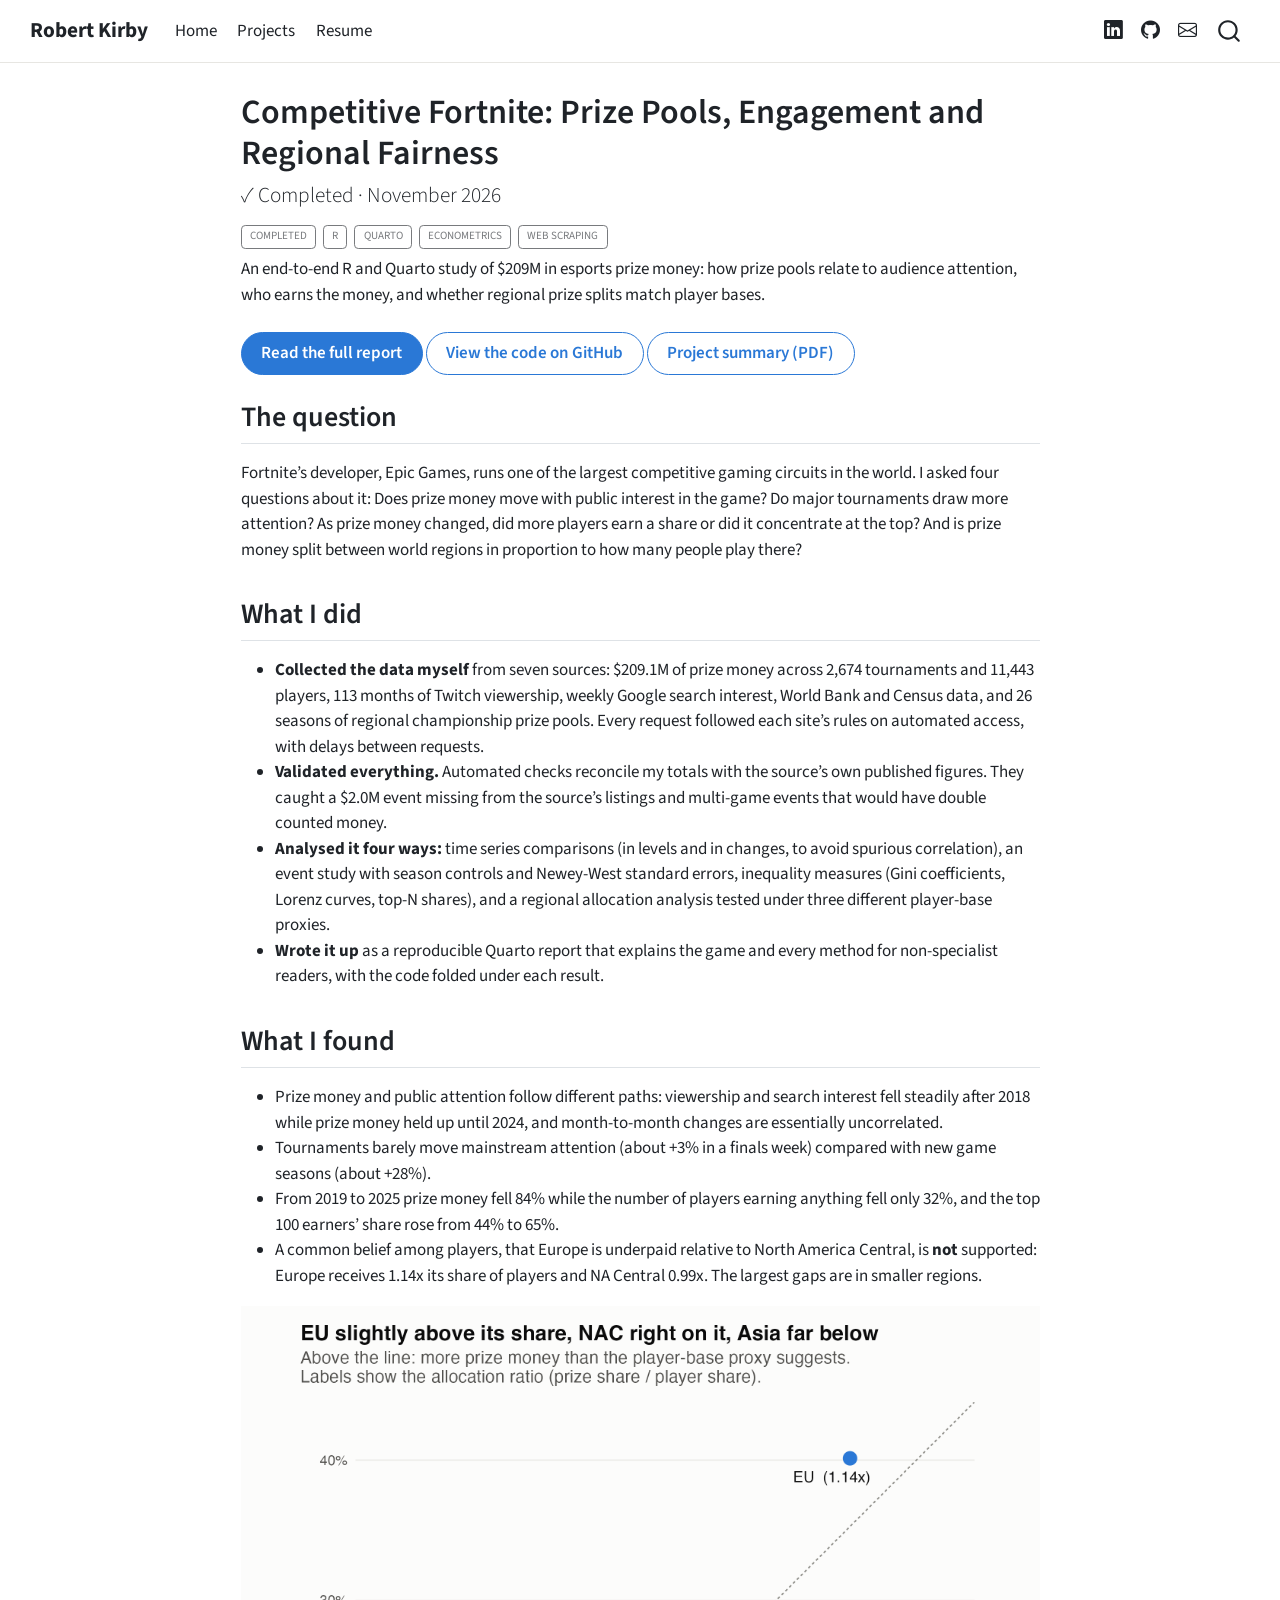
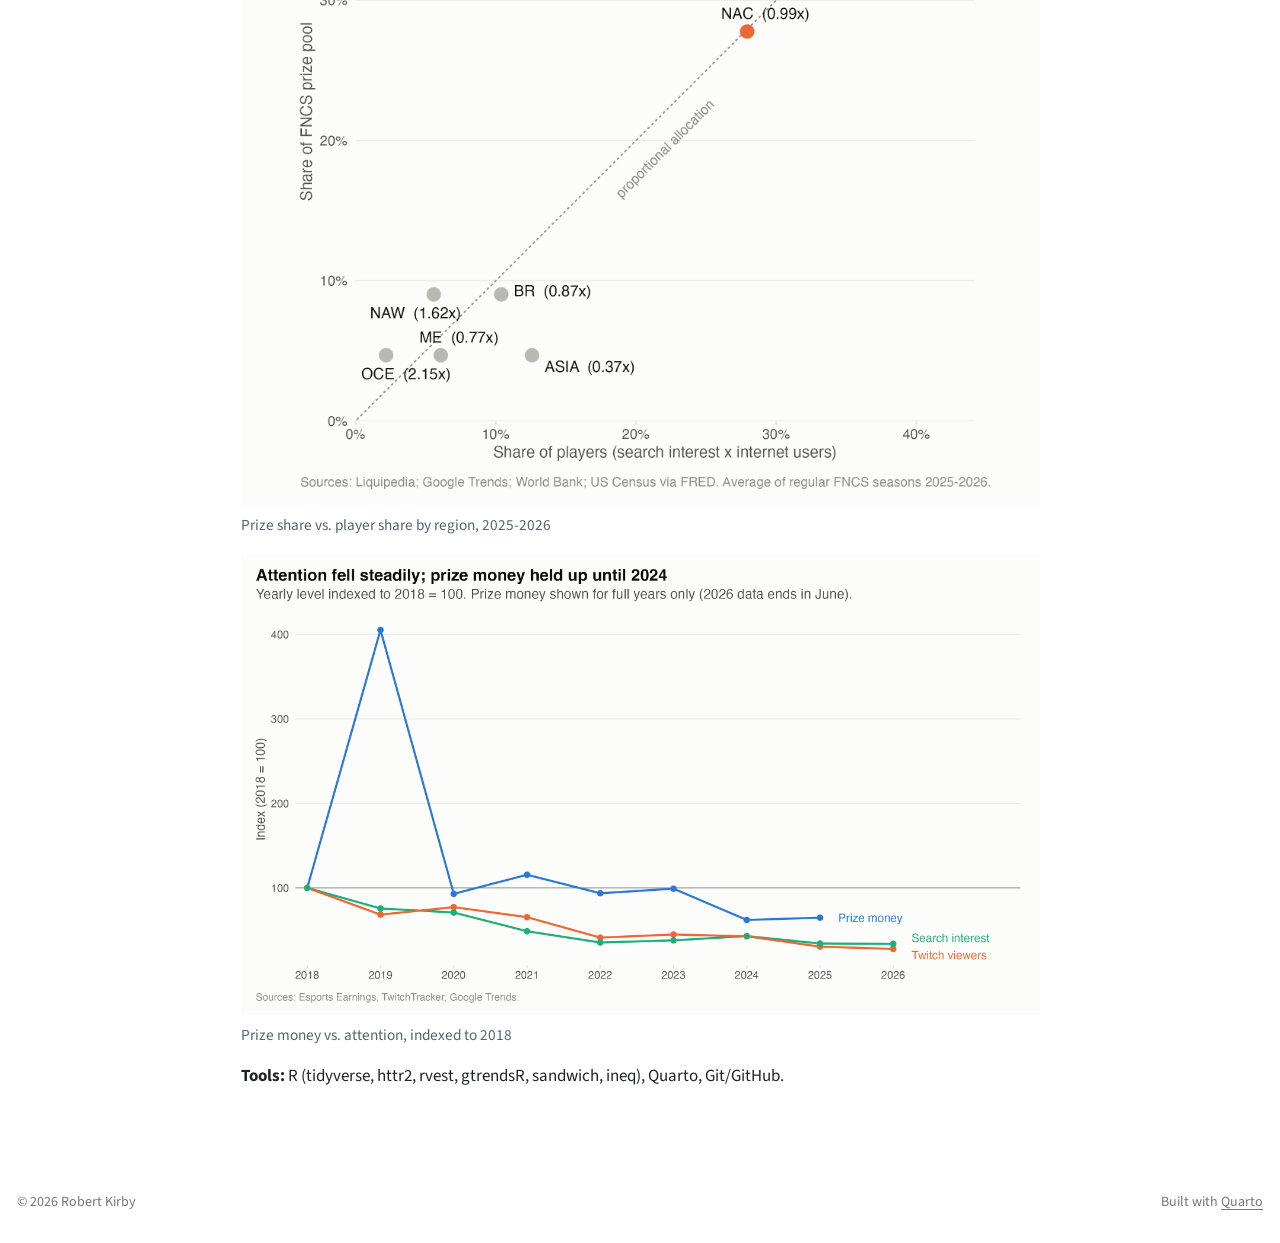
<file: docs/projects/fortnite-esports/index.html>
<!DOCTYPE html>
<html xmlns="http://www.w3.org/1999/xhtml" lang="en" xml:lang="en"><head>

<meta charset="utf-8">
<meta name="generator" content="quarto-1.11.9">

<meta name="viewport" content="width=device-width, initial-scale=1.0, user-scalable=yes">

<meta name="description" content="An end-to-end R and Quarto study of $209M in esports prize money: how prize pools relate to audience attention, who earns the money, and whether regional prize splits match player bases.">

<title>Competitive Fortnite: Prize Pools, Engagement and Regional Fairness – Robert Kirby</title>
<style>
/* Default styles provided by pandoc.
** See https://pandoc.org/MANUAL.html#variables-for-html for config info.
*/
span.smallcaps{font-variant: small-caps;}
div.columns{display: flex; gap: 1.5em;}
div.column{flex: auto;}
@media screen {
div.columns{gap: min(4vw, 1.5em);}
div.column{overflow-x: auto;}
}
div.hanging-indent{margin-left: 1.5em; text-indent: -1.5em;}
ul.task-list{list-style: none;}
ul.task-list li input[type="checkbox"] {
  width: 0.8em;
  margin: 0 0.8em 0.2em -1em; /* quarto-specific, see https://github.com/quarto-dev/quarto-cli/issues/4556 */ 
  vertical-align: middle;
}
</style>


<script src="../../site_libs/quarto-nav/quarto-nav.js"></script>
<script src="../../site_libs/quarto-nav/headroom.min.js"></script>
<script src="../../site_libs/clipboard/clipboard.min.js"></script>
<script src="../../site_libs/quarto-search/autocomplete.umd.js"></script>
<script src="../../site_libs/quarto-search/fuse.min.js"></script>
<script src="../../site_libs/quarto-search/quarto-search.js"></script>
<meta name="quarto:offset" content="../../">
<link href="../../images/favicon.svg" rel="icon" type="image/svg+xml">
<script src="../../site_libs/quarto-html/quarto.js" type="module"></script>
<script src="../../site_libs/quarto-html/tabsets/tabsets.js" type="module"></script>
<script src="../../site_libs/quarto-html/scrollable-regions/scrollable-regions.js" type="module"></script>
<script src="../../site_libs/quarto-html/popper.min.js"></script>
<script src="../../site_libs/quarto-html/tippy.umd.min.js"></script>
<script src="../../site_libs/quarto-html/anchor.min.js"></script>
<link href="../../site_libs/quarto-html/tippy.css" rel="stylesheet">
<link href="../../site_libs/quarto-html/quarto-syntax-highlighting-63b5708e65d6cd79cd7618c58d0c21e7.css" rel="stylesheet" id="quarto-text-highlighting-styles">
<script src="../../site_libs/bootstrap/bootstrap.min.js"></script>
<link href="../../site_libs/bootstrap/bootstrap-icons.css" rel="stylesheet">
<link href="../../site_libs/bootstrap/bootstrap-0a3acd87314e0f75efc46f4cc032eb28.min.css" rel="stylesheet" append-hash="true" id="quarto-bootstrap" data-mode="light">
<script id="quarto-search-options" type="application/json">{
  "location": "navbar",
  "copy-button": false,
  "collapse-after": 3,
  "panel-placement": "end",
  "type": "overlay",
  "limit": 50,
  "keyboard-shortcut": [
    "f",
    "/",
    "s"
  ],
  "show-item-context": false,
  "language": {
    "search-no-results-text": "No results",
    "search-matching-documents-text": "matching documents",
    "search-copy-link-title": "Copy link to search",
    "search-hide-matches-text": "Hide additional matches",
    "search-more-match-text": "more match in this document",
    "search-more-matches-text": "more matches in this document",
    "search-clear-button-title": "Clear",
    "search-text-placeholder": "",
    "search-detached-cancel-button-title": "Cancel",
    "search-submit-button-title": "Submit",
    "search-label": "Search"
  }
}</script>
<style>html{ scroll-behavior: smooth; }</style>


</head>

<body class="nav-fixed fullcontent quarto-light"><a id="quarto-skip-link" class="visually-hidden-focusable" href="#quarto-document-content">Skip to main content</a>

<div id="quarto-search-results"></div>
  <header id="quarto-header" class="headroom fixed-top">
    <nav class="navbar navbar-expand-lg " data-bs-theme="dark" aria-label="Site">
      <div class="navbar-container container-fluid">
      <div class="navbar-brand-container mx-auto">
    <a class="navbar-brand" href="../../index.html">
    <span class="navbar-title">Robert Kirby</span>
    </a>
  </div>
          <button class="navbar-toggler" type="button" data-bs-toggle="collapse" data-bs-target="#navbarCollapse" aria-controls="navbarCollapse" aria-expanded="false" aria-label="Toggle navigation" onclick="if (window.quartoToggleHeadroom) { window.quartoToggleHeadroom(); }">
  <span class="navbar-toggler-icon"></span>
</button>
          <div class="collapse navbar-collapse" id="navbarCollapse">
            <ul class="navbar-nav navbar-nav-scroll me-auto">
  <li class="nav-item">
    <a class="nav-link" href="../../index.html"> 
<span class="menu-text">Home</span></a>
  </li>  
  <li class="nav-item">
    <a class="nav-link" href="../../projects.html"> 
<span class="menu-text">Projects</span></a>
  </li>  
  <li class="nav-item">
    <a class="nav-link" href="../../resume.html"> 
<span class="menu-text">Resume</span></a>
  </li>  
</ul>
            <ul class="navbar-nav navbar-nav-scroll ms-auto">
  <li class="nav-item compact">
    <a class="nav-link" href="https://www.linkedin.com/in/robert-h-kirby/"> <i class="bi bi-linkedin" role="img" aria-label="LinkedIn">
</i> 
<span class="menu-text"></span></a>
  </li>  
  <li class="nav-item compact">
    <a class="nav-link" href="https://github.com/RKirbs"> <i class="bi bi-github" role="img" aria-label="GitHub">
</i> 
<span class="menu-text"></span></a>
  </li>  
  <li class="nav-item compact">
    <a class="nav-link" href="mailto:RobbyHKirby@gmail.com"> <i class="bi bi-envelope" role="img" aria-label="Email">
</i> 
<span class="menu-text"></span></a>
  </li>  
</ul>
          </div> <!-- /navcollapse -->
            <div class="quarto-navbar-tools">
</div>
            <div id="quarto-search" class="" title="Search"></div>
      </div> <!-- /container-fluid -->
    </nav>
</header>
<!-- content -->
<div id="quarto-content" class="quarto-container page-columns page-rows-contents page-layout-article page-navbar">
<!-- sidebar -->
<!-- margin-sidebar -->
    
<!-- main -->
<main class="content" id="quarto-document-content" tabindex="-1">

<header id="title-block-header" class="quarto-title-block default">
<div class="quarto-title">
<h1 class="title">Competitive Fortnite: Prize Pools, Engagement and Regional Fairness</h1>
<p class="subtitle lead">✓ Completed · November 2026</p>
  <div class="quarto-categories">
    <div class="quarto-category">Completed</div>
    <div class="quarto-category">R</div>
    <div class="quarto-category">Quarto</div>
    <div class="quarto-category">Econometrics</div>
    <div class="quarto-category">Web scraping</div>
  </div>
  </div>

<div>
  <div class="description">
    An end-to-end R and Quarto study of $209M in esports prize money: how prize pools relate to audience attention, who earns the money, and whether regional prize splits match player bases.
  </div>
</div>


<div class="quarto-title-meta">

    
  
    
  </div>
  


</header>


<div class="hero-buttons">
<p><a href="https://rkirbs.github.io/fortnite-esports-analysis/" class="btn btn-primary">Read the full report</a> <a href="https://github.com/RKirbs/fortnite-esports-analysis" class="btn btn-outline-primary">View the code on GitHub</a> <a href="https://rkirbs.github.io/fortnite-esports-analysis/report/project-summary.pdf" class="btn btn-outline-primary">Project summary (PDF)</a></p>
</div>
<section id="the-question" class="level2">
<h2 class="anchored" data-anchor-id="the-question">The question</h2>
<p>Fortnite’s developer, Epic Games, runs one of the largest competitive gaming circuits in the world. I asked four questions about it: Does prize money move with public interest in the game? Do major tournaments draw more attention? As prize money changed, did more players earn a share or did it concentrate at the top? And is prize money split between world regions in proportion to how many people play there?</p>
</section>
<section id="what-i-did" class="level2">
<h2 class="anchored" data-anchor-id="what-i-did">What I did</h2>
<ul>
<li><strong>Collected the data myself</strong> from seven sources: $209.1M of prize money across 2,674 tournaments and 11,443 players, 113 months of Twitch viewership, weekly Google search interest, World Bank and Census data, and 26 seasons of regional championship prize pools. Every request followed each site’s rules on automated access, with delays between requests.</li>
<li><strong>Validated everything.</strong> Automated checks reconcile my totals with the source’s own published figures. They caught a $2.0M event missing from the source’s listings and multi-game events that would have double counted money.</li>
<li><strong>Analysed it four ways:</strong> time series comparisons (in levels and in changes, to avoid spurious correlation), an event study with season controls and Newey-West standard errors, inequality measures (Gini coefficients, Lorenz curves, top-N shares), and a regional allocation analysis tested under three different player-base proxies.</li>
<li><strong>Wrote it up</strong> as a reproducible Quarto report that explains the game and every method for non-specialist readers, with the code folded under each result.</li>
</ul>
</section>
<section id="what-i-found" class="level2">
<h2 class="anchored" data-anchor-id="what-i-found">What I found</h2>
<ul>
<li>Prize money and public attention follow different paths: viewership and search interest fell steadily after 2018 while prize money held up until 2024, and month-to-month changes are essentially uncorrelated.</li>
<li>Tournaments barely move mainstream attention (about +3% in a finals week) compared with new game seasons (about +28%).</li>
<li>From 2019 to 2025 prize money fell 84% while the number of players earning anything fell only 32%, and the top 100 earners’ share rose from 44% to 65%.</li>
<li>A common belief among players, that Europe is underpaid relative to North America Central, is <strong>not</strong> supported: Europe receives 1.14x its share of players and NA Central 0.99x. The largest gaps are in smaller regions.</li>
</ul>
<div class="quarto-figure quarto-figure-center">
<figure class="figure">
<p><img src="thumbnail.png" class="img-fluid figure-img" alt="Scatter plot of each region's share of prize money against its share of players."></p>
<figcaption>Prize share vs.&nbsp;player share by region, 2025-2026</figcaption>
</figure>
</div>
<div class="quarto-figure quarto-figure-center">
<figure class="figure">
<p><img src="indexed.png" class="img-fluid figure-img" alt="Line chart of prize money, Twitch viewers and search interest indexed to 2018."></p>
<figcaption>Prize money vs.&nbsp;attention, indexed to 2018</figcaption>
</figure>
</div>
<p><strong>Tools:</strong> R (tidyverse, httr2, rvest, gtrendsR, sandwich, ineq), Quarto, Git/GitHub.</p>


</section>

</main> <!-- /main -->
<script id="quarto-html-after-body" type="application/javascript">
  window.document.addEventListener("DOMContentLoaded", function (event) {
    const icon = "";
    const anchorJS = new window.AnchorJS();
    anchorJS.options = {
      placement: 'right',
      icon: icon
    };
    anchorJS.add('.anchored');
    const isCodeAnnotation = (el) => {
      for (const clz of el.classList) {
        if (clz.startsWith('code-annotation-')) {                     
          return true;
        }
      }
      return false;
    }
    const onCopySuccess = function(e) {
      // button target
      const button = e.trigger;
      // don't keep focus
      button.blur();
      // flash "checked"
      button.classList.add('code-copy-button-checked');
      var currentTitle = button.getAttribute("title");
      button.setAttribute("title", "Copied!");
      let tooltip;
      if (window.bootstrap) {
        button.setAttribute("data-bs-toggle", "tooltip");
        button.setAttribute("data-bs-placement", "left");
        button.setAttribute("data-bs-title", "Copied!");
        tooltip = new bootstrap.Tooltip(button, 
          { trigger: "manual", 
            customClass: "code-copy-button-tooltip",
            offset: [0, -8]});
        tooltip.show();    
      }
      setTimeout(function() {
        if (tooltip) {
          tooltip.hide();
          button.removeAttribute("data-bs-title");
          button.removeAttribute("data-bs-toggle");
          button.removeAttribute("data-bs-placement");
        }
        button.setAttribute("title", currentTitle);
        button.classList.remove('code-copy-button-checked');
      }, 1000);
      // clear code selection
      e.clearSelection();
    }
    const getTextToCopy = function(trigger) {
      const outerScaffold = trigger.parentElement.cloneNode(true);
      const codeEl = outerScaffold.querySelector('code');
      for (const childEl of codeEl.children) {
        if (isCodeAnnotation(childEl)) {
          childEl.remove();
        }
      }
      return codeEl.innerText;
    }
    const clipboard = new window.ClipboardJS('.code-copy-button:not([data-in-quarto-modal])', {
      text: getTextToCopy
    });
    clipboard.on('success', onCopySuccess);
    if (window.document.getElementById('quarto-embedded-source-code-modal')) {
      const clipboardModal = new window.ClipboardJS('.code-copy-button[data-in-quarto-modal]', {
        text: getTextToCopy,
        container: window.document.getElementById('quarto-embedded-source-code-modal')
      });
      clipboardModal.on('success', onCopySuccess);
    }
      var localhostRegex = new RegExp(/^(?:http|https):\/\/localhost\:?[0-9]*\//);
      var mailtoRegex = new RegExp(/^mailto:/);
        var filterRegex = new RegExp("https:\/\/rkirbs\.github\.io");
      const newWindowLabel = "(opens in a new tab)";
      const newWindowNoteId = "quarto-ext-newwindow-label";
      // Links reference one hidden label through aria-describedby, so the
      // announcement never changes their accessible name.
      var describeNewWindow = (link) => {
        if (!window.document.getElementById(newWindowNoteId)) {
          var newWindowNote = window.document.createElement("span");
          newWindowNote.id = newWindowNoteId;
          newWindowNote.hidden = true;
          newWindowNote.textContent = newWindowLabel;
          window.document.body.appendChild(newWindowNote);
        }
        var describedBy = (link.getAttribute("aria-describedby") || "").split(/\s+/).filter(Boolean);
        if (!describedBy.includes(newWindowNoteId)) {
          describedBy.push(newWindowNoteId);
          link.setAttribute("aria-describedby", describedBy.join(" "));
        }
      }
      var isInternal = (href) => {
          return filterRegex.test(href) || localhostRegex.test(href) || mailtoRegex.test(href);
      }
      // Inspect non-navigation links and adorn them if external
      window.quartoDecorateExternalLinks = function (root) {
     var links = (root || window.document).querySelectorAll('a[href]:not(.nav-link):not(.navbar-brand):not(.toc-action):not(.sidebar-link):not(.sidebar-item-toggle):not(.pagination-link):not(.no-external):not([aria-hidden]):not(.dropdown-item):not(.quarto-navigation-tool):not(.about-link)');
      for (var i=0; i<links.length; i++) {
        const link = links[i];
        if (!isInternal(link.href)) {
          // undo the damage that might have been done by quarto-nav.js in the case of
          // links that we want to consider external
          if (link.dataset.originalHref !== undefined) {
            link.href = link.dataset.originalHref;
          }
            // target, if specified
            link.setAttribute("target", "_blank");
            if (link.getAttribute("rel") === null) {
              link.setAttribute("rel", "noopener");
            }
            describeNewWindow(link);
          if (!link.classList.contains('no-external-icon')) {
          }
        }
      }
      };
      window.quartoDecorateExternalLinks(window.document);
    // Esc closes the popup (WCAG 1.4.13) and focus leaving both trigger and
    // popup closes it (WCAG 2.4.11); tippy handles neither for interactive popups.
    const hideOnEscAndFocusOut = {
      name: 'hideOnEscAndFocusOut',
      defaultValue: true,
      fn(instance) {
        const dismiss = () => {
          // A show scheduled by the trigger delay would otherwise reopen it
          instance.clearDelayTimeouts();
          instance.hide();
        };
        const onKeyDown = (event) => {
          if (event.key !== 'Escape') {
            return;
          }
          // Keep Esc from also reaching page handlers (e.g. reveal.js overview),
          // except an open reveal.js slide menu, which Esc should close too.
          // The menu handles keys only when its keyboard option is on.
          const menuHandlesEsc = window.Reveal?.getPlugin?.('menu')?.isOpen() &&
            window.Reveal.getConfig().menu?.keyboard !== false;
          if (!menuHandlesEsc) {
            event.stopPropagation();
          }
          if (instance.popper.contains(window.document.activeElement)) {
            // Disabled while refocusing so the focus trigger does not reopen it
            instance.disable();
            instance.reference.focus();
            instance.enable();
          }
          dismiss();
        };
        const onFocusOut = (event) => {
          const target = event.relatedTarget;
          if (target && !instance.reference.contains(target) &&
              !instance.popper.contains(target)) {
            dismiss();
          }
        };
        // On the trigger too: a click trigger (code-annotations: select) has no
        // blur handling. Attached for the instance's lifetime so leaving the
        // trigger also cancels a show still pending on the trigger delay.
        instance.reference.addEventListener('focusout', onFocusOut);
        return {
          onShow() {
            window.document.addEventListener('keydown', onKeyDown, true);
            instance.popper.addEventListener('focusout', onFocusOut);
          },
          onHide() {
            window.document.removeEventListener('keydown', onKeyDown, true);
            instance.popper.removeEventListener('focusout', onFocusOut);
          },
          onDestroy() {
            instance.reference.removeEventListener('focusout', onFocusOut);
          },
        };
      },
    };
    function tippyHover(el, contentFn, onTriggerFn, onUntriggerFn) {
      const config = {
        allowHTML: true,
        maxWidth: 500,
        delay: 100,
        arrow: false,
        appendTo: function(el) {
            return el.parentElement;
        },
        interactive: true,
        interactiveBorder: 10,
        theme: 'quarto',
        placement: 'bottom-start',
        plugins: [hideOnEscAndFocusOut],
      };
      if (contentFn) {
        config.content = contentFn;
      }
      if (onTriggerFn) {
        config.onTrigger = onTriggerFn;
      }
      if (onUntriggerFn) {
        config.onUntrigger = onUntriggerFn;
      }
      window.tippy(el, config); 
    }
    const noterefs = window.document.querySelectorAll('a[role="doc-noteref"]');
    for (var i=0; i<noterefs.length; i++) {
      const ref = noterefs[i];
      tippyHover(ref, function() {
        // use id or data attribute instead here
        let href = ref.getAttribute('data-footnote-href') || ref.getAttribute('href');
        try { href = new URL(href).hash; } catch {}
        const id = href.replace(/^#\/?/, "");
        const note = window.document.getElementById(id);
        if (note) {
          return note.innerHTML;
        } else {
          return "";
        }
      });
    }
    const xrefs = window.document.querySelectorAll('a.quarto-xref');
    const processXRef = (id, note) => {
      // Strip column container classes
      const stripColumnClz = (el) => {
        el.classList.remove("page-full", "page-columns");
        if (el.children) {
          for (const child of el.children) {
            stripColumnClz(child);
          }
        }
      }
      stripColumnClz(note)
      if (id === null || id.startsWith('sec-')) {
        // Special case sections, only their first couple elements
        const container = document.createElement("div");
        if (note.children && note.children.length > 2) {
          container.appendChild(note.children[0].cloneNode(true));
          for (let i = 1; i < note.children.length; i++) {
            const child = note.children[i];
            if (child.tagName === "P" && child.innerText === "") {
              continue;
            } else {
              container.appendChild(child.cloneNode(true));
              break;
            }
          }
          if (window.Quarto?.typesetMath) {
            window.Quarto.typesetMath(container);
          }
          return container.innerHTML
        } else {
          if (window.Quarto?.typesetMath) {
            window.Quarto.typesetMath(note);
          }
          return note.innerHTML;
        }
      } else {
        // Remove any anchor links if they are present
        const anchorLink = note.querySelector('a.anchorjs-link');
        if (anchorLink) {
          anchorLink.remove();
        }
        if (window.Quarto?.typesetMath) {
          window.Quarto.typesetMath(note);
        }
        if (note.classList.contains("callout")) {
          return note.outerHTML;
        } else {
          return note.innerHTML;
        }
      }
    }
    for (var i=0; i<xrefs.length; i++) {
      const xref = xrefs[i];
      tippyHover(xref, undefined, function(instance) {
        instance.disable();
        let url = xref.getAttribute('href');
        let hash = undefined; 
        if (url.startsWith('#')) {
          hash = url;
        } else {
          try { hash = new URL(url).hash; } catch {}
        }
        if (hash) {
          const id = hash.replace(/^#\/?/, "");
          const note = window.document.getElementById(id);
          if (note !== null) {
            try {
              const html = processXRef(id, note.cloneNode(true));
              instance.setContent(html);
            } finally {
              instance.enable();
              instance.show();
            }
          } else {
            // See if we can fetch this
            fetch(url.split('#')[0])
            .then(res => res.text())
            .then(html => {
              const parser = new DOMParser();
              const htmlDoc = parser.parseFromString(html, "text/html");
              const note = htmlDoc.getElementById(id);
              if (note !== null) {
                const html = processXRef(id, note);
                instance.setContent(html);
              } 
            }).finally(() => {
              instance.enable();
              instance.show();
            });
          }
        } else {
          // See if we can fetch a full url (with no hash to target)
          // This is a special case and we should probably do some content thinning / targeting
          fetch(url)
          .then(res => res.text())
          .then(html => {
            const parser = new DOMParser();
            const htmlDoc = parser.parseFromString(html, "text/html");
            const note = htmlDoc.querySelector('main.content');
            if (note !== null) {
              // This should only happen for chapter cross references
              // (since there is no id in the URL)
              // remove the first header
              if (note.children.length > 0 && note.children[0].tagName === "HEADER") {
                note.children[0].remove();
              }
              const html = processXRef(null, note);
              instance.setContent(html);
            } 
          }).finally(() => {
            instance.enable();
            instance.show();
          });
        }
      }, function(instance) {
      });
    }
        let selectedAnnoteEl;
        const selectorForAnnotation = ( cell, annotation) => {
          let cellAttr = 'data-code-cell="' + cell + '"';
          let lineAttr = 'data-code-annotation="' +  annotation + '"';
          const selector = 'span[' + cellAttr + '][' + lineAttr + ']';
          return selector;
        }
        const selectCodeLines = (annoteEl) => {
          const doc = window.document;
          const targetCell = annoteEl.getAttribute("data-target-cell");
          const targetAnnotation = annoteEl.getAttribute("data-target-annotation");
          const annoteSpan = window.document.querySelector(selectorForAnnotation(targetCell, targetAnnotation));
          const lines = annoteSpan.getAttribute("data-code-lines").split(",");
          const lineIds = lines.map((line) => {
            return targetCell + "-" + line;
          })
          // Each band is positioned against its own containing block, which is
          // not the offsetParent of the lines, so place it from client rects.
          const placeBand = (band, firstEl, lastEl, codeBlock) => {
            const container = band.offsetParent;
            if (container === null) {
              return;
            }
            const containerRect = container.getBoundingClientRect();
            // Reveal.js scales slides with a transform, so convert client
            // pixels back to the CSS pixels of the container.
            const scale = containerRect.height / container.offsetHeight || 1;
            const firstRect = firstEl.getBoundingClientRect();
            const lastRect = lastEl.getBoundingClientRect();
            const top = (firstRect.top - containerRect.top) / scale - container.clientTop + container.scrollTop;
            const height = (lastRect.bottom - firstRect.top) / scale;
            band.style.top = top - 2 + "px";
            band.style.height = height + 4 + "px";
            if (codeBlock) {
              // Without the copy button wrapper, the containing block is wider
              // than the code block, so span the code block explicitly.
              const blockRect = codeBlock.getBoundingClientRect();
              band.style.left = (blockRect.left - containerRect.left) / scale - container.clientLeft + container.scrollLeft + "px";
              band.style.width = blockRect.width / scale + "px";
            }
          };
          if (lineIds.length > 0) {
            const el = window.document.getElementById(lineIds[0]);
            const lastEl = window.document.getElementById(lineIds[lineIds.length - 1]);
            const parent = el.parentElement.parentElement;
            // cook up a div (if necessary) and position it
            let div = window.document.getElementById("code-annotation-line-highlight");
            if (div === null) {
              div = window.document.createElement("div");
              div.setAttribute("id", "code-annotation-line-highlight");
              div.style.position = 'absolute';
              parent.appendChild(div);
            }
            placeBand(div, el, lastEl, parent.closest("div.sourceCode") || parent);
            let gutterDiv = window.document.getElementById("code-annotation-line-highlight-gutter");
            if (gutterDiv === null) {
              gutterDiv = window.document.createElement("div");
              gutterDiv.setAttribute("id", "code-annotation-line-highlight-gutter");
              gutterDiv.style.position = 'absolute';
              const codeCell = window.document.getElementById(targetCell);
              const gutter = codeCell.querySelector('.code-annotation-gutter');
              gutter.appendChild(gutterDiv);
            }
            placeBand(gutterDiv, el, lastEl);
            selectedAnnoteEl = annoteEl;
          }
        };
        const unselectCodeLines = () => {
          const elementsIds = ["code-annotation-line-highlight", "code-annotation-line-highlight-gutter"];
          elementsIds.forEach((elId) => {
            const div = window.document.getElementById(elId);
            if (div) {
              div.remove();
            }
          });
          selectedAnnoteEl = undefined;
        };
          // Handle positioning of the toggle
      window.addEventListener(
        "resize",
        throttle(() => {
          elRect = undefined;
          if (selectedAnnoteEl) {
            selectCodeLines(selectedAnnoteEl);
          }
        }, 10)
      );
      function throttle(fn, ms) {
      let throttle = false;
      let timer;
        return (...args) => {
          if(!throttle) { // first call gets through
              fn.apply(this, args);
              throttle = true;
          } else { // all the others get throttled
              if(timer) clearTimeout(timer); // cancel #2
              timer = setTimeout(() => {
                fn.apply(this, args);
                timer = throttle = false;
              }, ms);
          }
        };
      }
        // Attach click handler to the DT
        const annoteDls = window.document.querySelectorAll('dt[data-target-cell]');
        for (const annoteDlNode of annoteDls) {
          annoteDlNode.addEventListener('click', (event) => {
            const clickedEl = event.target;
            if (clickedEl !== selectedAnnoteEl) {
              unselectCodeLines();
              const activeEl = window.document.querySelector('dt[data-target-cell].code-annotation-active');
              if (activeEl) {
                activeEl.classList.remove('code-annotation-active');
              }
              selectCodeLines(clickedEl);
              clickedEl.classList.add('code-annotation-active');
            } else {
              // Unselect the line
              unselectCodeLines();
              clickedEl.classList.remove('code-annotation-active');
            }
          });
        }
    const findCites = (el) => {
      const parentEl = el.parentElement;
      if (parentEl) {
        const cites = parentEl.dataset.cites;
        if (cites) {
          return {
            el,
            cites: cites.split(' ')
          };
        } else {
          return findCites(el.parentElement)
        }
      } else {
        return undefined;
      }
    };
    var bibliorefs = window.document.querySelectorAll('a[role="doc-biblioref"]');
    for (var i=0; i<bibliorefs.length; i++) {
      const ref = bibliorefs[i];
      const citeInfo = findCites(ref);
      if (citeInfo) {
        tippyHover(citeInfo.el, function() {
          var popup = window.document.createElement('div');
          citeInfo.cites.forEach(function(cite) {
            var citeDiv = window.document.createElement('div');
            citeDiv.classList.add('hanging-indent');
            citeDiv.classList.add('csl-entry');
            var biblioDiv = window.document.getElementById('ref-' + cite);
            if (biblioDiv) {
              citeDiv.innerHTML = biblioDiv.innerHTML;
            }
            popup.appendChild(citeDiv);
          });
          return popup.innerHTML;
        });
      }
    }
  });
  </script>
  <script type="application/javascript">
  window.quartoScrollableRegionsLabels = {"code":"Scrollable code","output":"Scrollable output"};
  </script>
</div> <!-- /content -->
<footer class="footer">
  <div class="nav-footer">
    <div class="nav-footer-left">
<p>© 2026 Robert Kirby</p>
</div>   
    <div class="nav-footer-center">
      &nbsp;
    </div>
    <div class="nav-footer-right">
<p>Built with <a href="https://quarto.org">Quarto</a></p>
</div>
  </div>
</footer>




<script src="../../site_libs/quarto-html/zenscroll-min.js"></script>
</body></html>
</file>
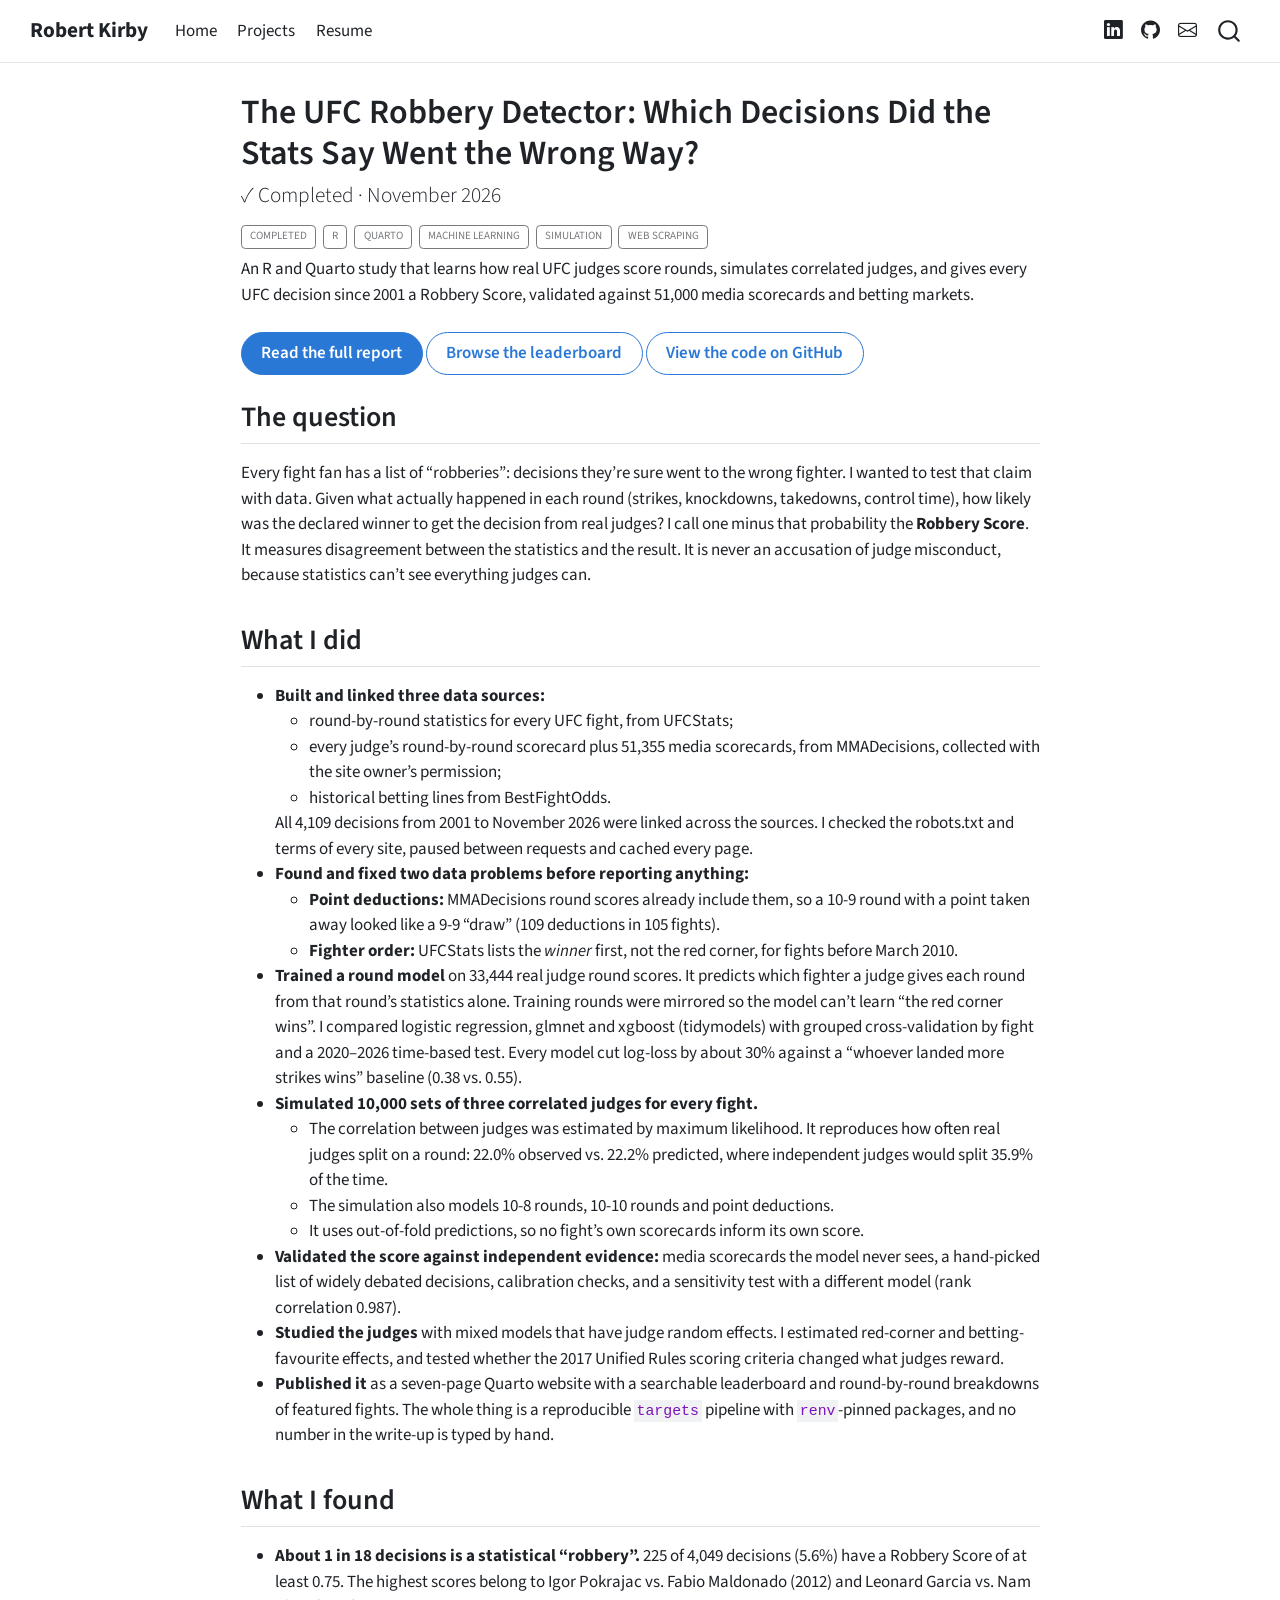
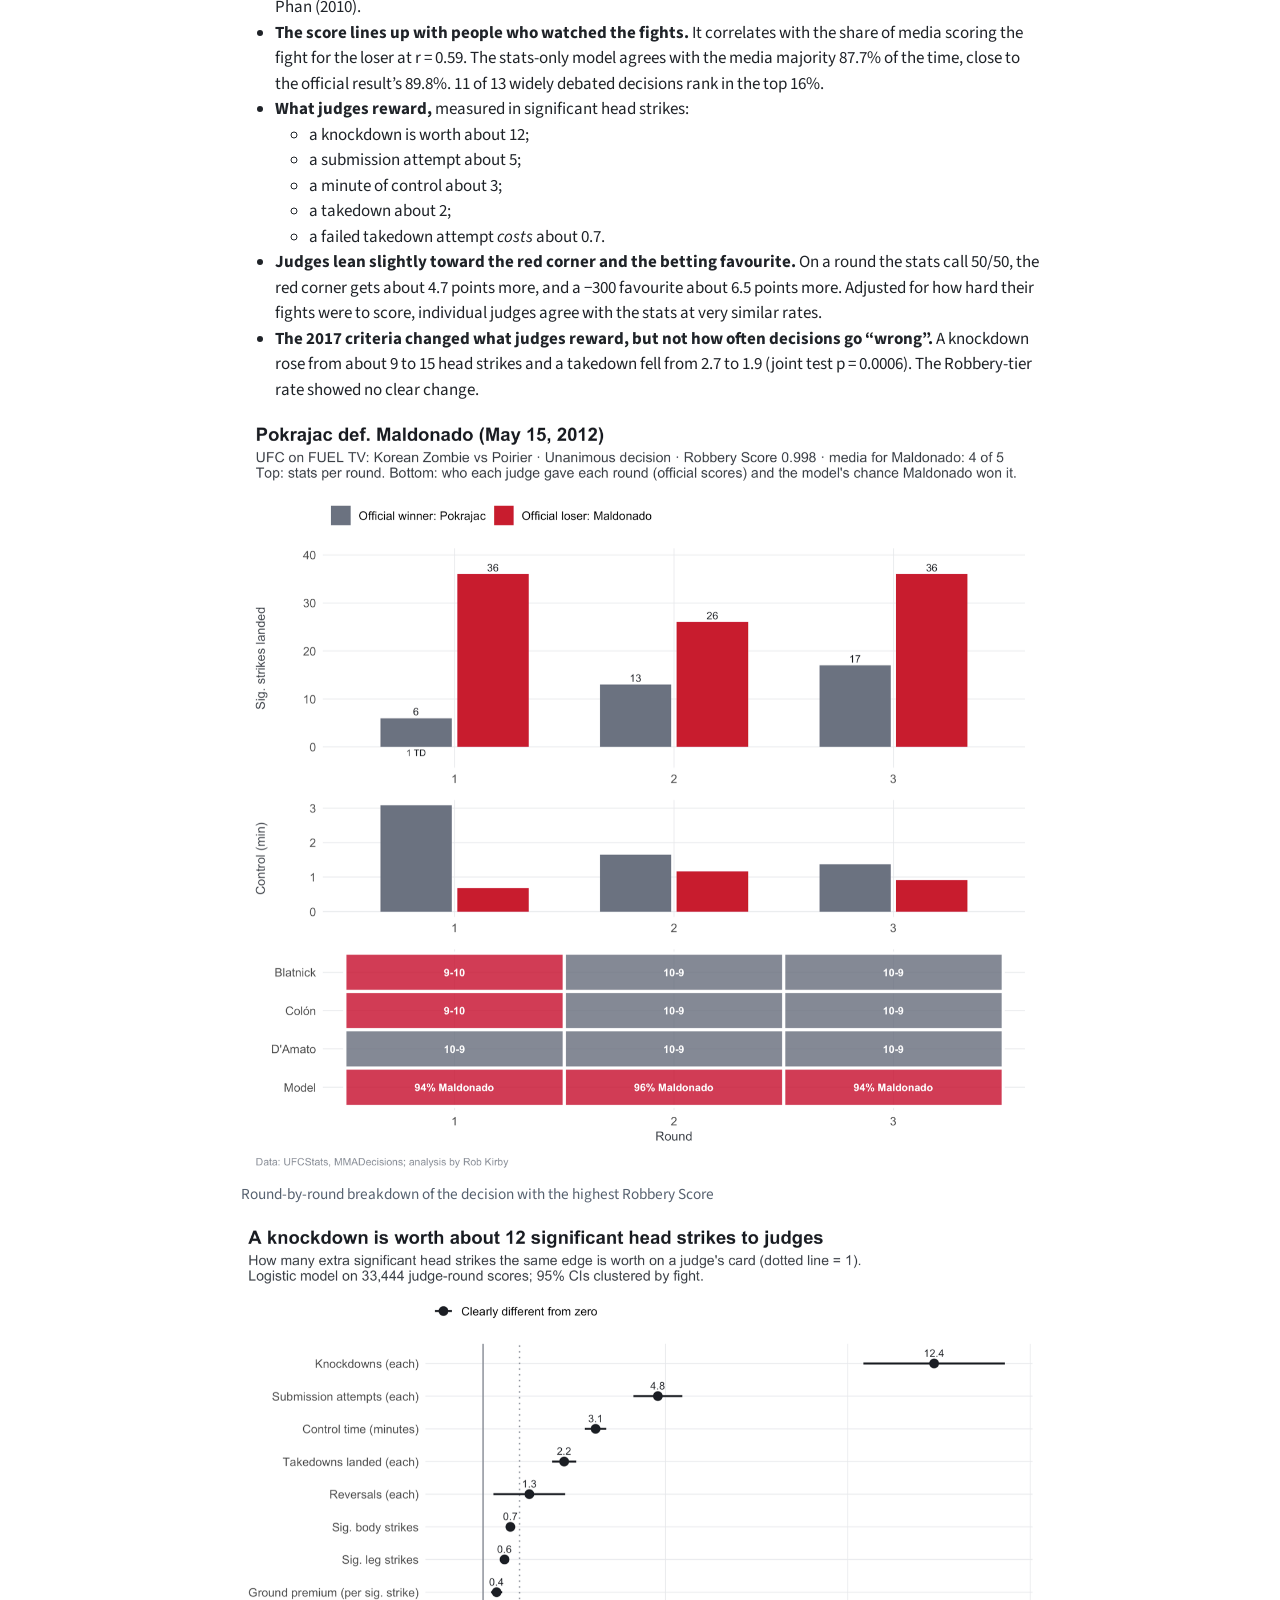
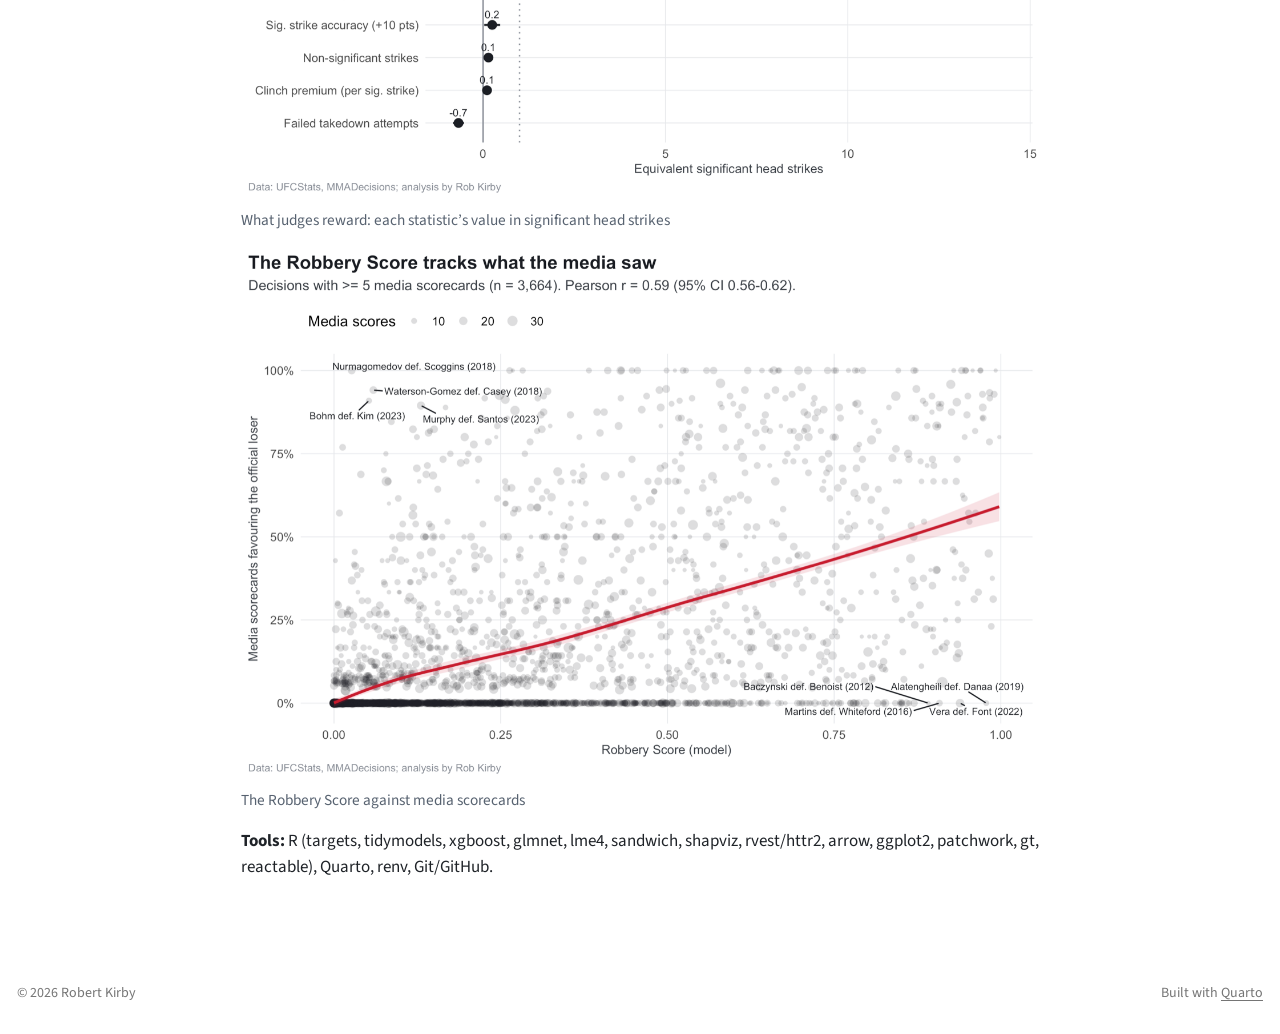
<file: docs/projects/ufc-robbery-detector/index.html>
<!DOCTYPE html>
<html xmlns="http://www.w3.org/1999/xhtml" lang="en" xml:lang="en"><head>

<meta charset="utf-8">
<meta name="generator" content="quarto-1.11.9">

<meta name="viewport" content="width=device-width, initial-scale=1.0, user-scalable=yes">

<meta name="description" content="An R and Quarto study that learns how real UFC judges score rounds, simulates correlated judges, and gives every UFC decision since 2001 a Robbery Score, validated against 51,000 media scorecards and betting markets.">

<title>The UFC Robbery Detector: Which Decisions Did the Stats Say Went the Wrong Way? – Robert Kirby</title>
<style>
/* Default styles provided by pandoc.
** See https://pandoc.org/MANUAL.html#variables-for-html for config info.
*/
span.smallcaps{font-variant: small-caps;}
div.columns{display: flex; gap: 1.5em;}
div.column{flex: auto;}
@media screen {
div.columns{gap: min(4vw, 1.5em);}
div.column{overflow-x: auto;}
}
div.hanging-indent{margin-left: 1.5em; text-indent: -1.5em;}
ul.task-list{list-style: none;}
ul.task-list li input[type="checkbox"] {
  width: 0.8em;
  margin: 0 0.8em 0.2em -1em; /* quarto-specific, see https://github.com/quarto-dev/quarto-cli/issues/4556 */ 
  vertical-align: middle;
}
</style>


<script src="../../site_libs/quarto-nav/quarto-nav.js"></script>
<script src="../../site_libs/quarto-nav/headroom.min.js"></script>
<script src="../../site_libs/clipboard/clipboard.min.js"></script>
<script src="../../site_libs/quarto-search/autocomplete.umd.js"></script>
<script src="../../site_libs/quarto-search/fuse.min.js"></script>
<script src="../../site_libs/quarto-search/quarto-search.js"></script>
<meta name="quarto:offset" content="../../">
<link href="../../images/favicon.svg" rel="icon" type="image/svg+xml">
<script src="../../site_libs/quarto-html/quarto.js" type="module"></script>
<script src="../../site_libs/quarto-html/tabsets/tabsets.js" type="module"></script>
<script src="../../site_libs/quarto-html/scrollable-regions/scrollable-regions.js" type="module"></script>
<script src="../../site_libs/quarto-html/popper.min.js"></script>
<script src="../../site_libs/quarto-html/tippy.umd.min.js"></script>
<script src="../../site_libs/quarto-html/anchor.min.js"></script>
<link href="../../site_libs/quarto-html/tippy.css" rel="stylesheet">
<link href="../../site_libs/quarto-html/quarto-syntax-highlighting-63b5708e65d6cd79cd7618c58d0c21e7.css" rel="stylesheet" id="quarto-text-highlighting-styles">
<script src="../../site_libs/bootstrap/bootstrap.min.js"></script>
<link href="../../site_libs/bootstrap/bootstrap-icons.css" rel="stylesheet">
<link href="../../site_libs/bootstrap/bootstrap-0a3acd87314e0f75efc46f4cc032eb28.min.css" rel="stylesheet" append-hash="true" id="quarto-bootstrap" data-mode="light">
<script id="quarto-search-options" type="application/json">{
  "location": "navbar",
  "copy-button": false,
  "collapse-after": 3,
  "panel-placement": "end",
  "type": "overlay",
  "limit": 50,
  "keyboard-shortcut": [
    "f",
    "/",
    "s"
  ],
  "show-item-context": false,
  "language": {
    "search-no-results-text": "No results",
    "search-matching-documents-text": "matching documents",
    "search-copy-link-title": "Copy link to search",
    "search-hide-matches-text": "Hide additional matches",
    "search-more-match-text": "more match in this document",
    "search-more-matches-text": "more matches in this document",
    "search-clear-button-title": "Clear",
    "search-text-placeholder": "",
    "search-detached-cancel-button-title": "Cancel",
    "search-submit-button-title": "Submit",
    "search-label": "Search"
  }
}</script>
<style>html{ scroll-behavior: smooth; }</style>


</head>

<body class="nav-fixed fullcontent quarto-light"><a id="quarto-skip-link" class="visually-hidden-focusable" href="#quarto-document-content">Skip to main content</a>

<div id="quarto-search-results"></div>
  <header id="quarto-header" class="headroom fixed-top">
    <nav class="navbar navbar-expand-lg " data-bs-theme="dark" aria-label="Site">
      <div class="navbar-container container-fluid">
      <div class="navbar-brand-container mx-auto">
    <a class="navbar-brand" href="../../index.html">
    <span class="navbar-title">Robert Kirby</span>
    </a>
  </div>
          <button class="navbar-toggler" type="button" data-bs-toggle="collapse" data-bs-target="#navbarCollapse" aria-controls="navbarCollapse" aria-expanded="false" aria-label="Toggle navigation" onclick="if (window.quartoToggleHeadroom) { window.quartoToggleHeadroom(); }">
  <span class="navbar-toggler-icon"></span>
</button>
          <div class="collapse navbar-collapse" id="navbarCollapse">
            <ul class="navbar-nav navbar-nav-scroll me-auto">
  <li class="nav-item">
    <a class="nav-link" href="../../index.html"> 
<span class="menu-text">Home</span></a>
  </li>  
  <li class="nav-item">
    <a class="nav-link" href="../../projects.html"> 
<span class="menu-text">Projects</span></a>
  </li>  
  <li class="nav-item">
    <a class="nav-link" href="../../resume.html"> 
<span class="menu-text">Resume</span></a>
  </li>  
</ul>
            <ul class="navbar-nav navbar-nav-scroll ms-auto">
  <li class="nav-item compact">
    <a class="nav-link" href="https://www.linkedin.com/in/robert-h-kirby/"> <i class="bi bi-linkedin" role="img" aria-label="LinkedIn">
</i> 
<span class="menu-text"></span></a>
  </li>  
  <li class="nav-item compact">
    <a class="nav-link" href="https://github.com/RKirbs"> <i class="bi bi-github" role="img" aria-label="GitHub">
</i> 
<span class="menu-text"></span></a>
  </li>  
  <li class="nav-item compact">
    <a class="nav-link" href="mailto:RobbyHKirby@gmail.com"> <i class="bi bi-envelope" role="img" aria-label="Email">
</i> 
<span class="menu-text"></span></a>
  </li>  
</ul>
          </div> <!-- /navcollapse -->
            <div class="quarto-navbar-tools">
</div>
            <div id="quarto-search" class="" title="Search"></div>
      </div> <!-- /container-fluid -->
    </nav>
</header>
<!-- content -->
<div id="quarto-content" class="quarto-container page-columns page-rows-contents page-layout-article page-navbar">
<!-- sidebar -->
<!-- margin-sidebar -->
    
<!-- main -->
<main class="content" id="quarto-document-content" tabindex="-1">

<header id="title-block-header" class="quarto-title-block default">
<div class="quarto-title">
<h1 class="title">The UFC Robbery Detector: Which Decisions Did the Stats Say Went the Wrong Way?</h1>
<p class="subtitle lead">✓ Completed · November 2026</p>
  <div class="quarto-categories">
    <div class="quarto-category">Completed</div>
    <div class="quarto-category">R</div>
    <div class="quarto-category">Quarto</div>
    <div class="quarto-category">Machine learning</div>
    <div class="quarto-category">Simulation</div>
    <div class="quarto-category">Web scraping</div>
  </div>
  </div>

<div>
  <div class="description">
    An R and Quarto study that learns how real UFC judges score rounds, simulates correlated judges, and gives every UFC decision since 2001 a Robbery Score, validated against 51,000 media scorecards and betting markets.
  </div>
</div>


<div class="quarto-title-meta">

    
  
    
  </div>
  


</header>


<div class="hero-buttons">
<p><a href="https://rkirbs.github.io/ufc-robbery-detector/" class="btn btn-primary">Read the full report</a> <a href="https://rkirbs.github.io/ufc-robbery-detector/leaderboard.html" class="btn btn-outline-primary">Browse the leaderboard</a> <a href="https://github.com/RKirbs/ufc-robbery-detector" class="btn btn-outline-primary">View the code on GitHub</a></p>
</div>
<section id="the-question" class="level2">
<h2 class="anchored" data-anchor-id="the-question">The question</h2>
<p>Every fight fan has a list of “robberies”: decisions they’re sure went to the wrong fighter. I wanted to test that claim with data. Given what actually happened in each round (strikes, knockdowns, takedowns, control time), how likely was the declared winner to get the decision from real judges? I call one minus that probability the <strong>Robbery Score</strong>. It measures disagreement between the statistics and the result. It is never an accusation of judge misconduct, because statistics can’t see everything judges can.</p>
</section>
<section id="what-i-did" class="level2">
<h2 class="anchored" data-anchor-id="what-i-did">What I did</h2>
<ul>
<li><strong>Built and linked three data sources:</strong>
<ul>
<li>round-by-round statistics for every UFC fight, from UFCStats;</li>
<li>every judge’s round-by-round scorecard plus 51,355 media scorecards, from MMADecisions, collected with the site owner’s permission;</li>
<li>historical betting lines from BestFightOdds.</li>
</ul>
All 4,109 decisions from 2001 to November 2026 were linked across the sources. I checked the robots.txt and terms of every site, paused between requests and cached every page.</li>
<li><strong>Found and fixed two data problems before reporting anything:</strong>
<ul>
<li><strong>Point deductions:</strong> MMADecisions round scores already include them, so a 10-9 round with a point taken away looked like a 9-9 “draw” (109 deductions in 105 fights).</li>
<li><strong>Fighter order:</strong> UFCStats lists the <em>winner</em> first, not the red corner, for fights before March 2010.</li>
</ul></li>
<li><strong>Trained a round model</strong> on 33,444 real judge round scores. It predicts which fighter a judge gives each round from that round’s statistics alone. Training rounds were mirrored so the model can’t learn “the red corner wins”. I compared logistic regression, glmnet and xgboost (tidymodels) with grouped cross-validation by fight and a 2020–2026 time-based test. Every model cut log-loss by about 30% against a “whoever landed more strikes wins” baseline (0.38 vs.&nbsp;0.55).</li>
<li><strong>Simulated 10,000 sets of three correlated judges for every fight.</strong>
<ul>
<li>The correlation between judges was estimated by maximum likelihood. It reproduces how often real judges split on a round: 22.0% observed vs.&nbsp;22.2% predicted, where independent judges would split 35.9% of the time.</li>
<li>The simulation also models 10-8 rounds, 10-10 rounds and point deductions.</li>
<li>It uses out-of-fold predictions, so no fight’s own scorecards inform its own score.</li>
</ul></li>
<li><strong>Validated the score against independent evidence:</strong> media scorecards the model never sees, a hand-picked list of widely debated decisions, calibration checks, and a sensitivity test with a different model (rank correlation 0.987).</li>
<li><strong>Studied the judges</strong> with mixed models that have judge random effects. I estimated red-corner and betting-favourite effects, and tested whether the 2017 Unified Rules scoring criteria changed what judges reward.</li>
<li><strong>Published it</strong> as a seven-page Quarto website with a searchable leaderboard and round-by-round breakdowns of featured fights. The whole thing is a reproducible <code>targets</code> pipeline with <code>renv</code>-pinned packages, and no number in the write-up is typed by hand.</li>
</ul>
</section>
<section id="what-i-found" class="level2">
<h2 class="anchored" data-anchor-id="what-i-found">What I found</h2>
<ul>
<li><strong>About 1 in 18 decisions is a statistical “robbery”.</strong> 225 of 4,049 decisions (5.6%) have a Robbery Score of at least 0.75. The highest scores belong to Igor Pokrajac vs.&nbsp;Fabio Maldonado (2012) and Leonard Garcia vs.&nbsp;Nam Phan (2010).</li>
<li><strong>The score lines up with people who watched the fights.</strong> It correlates with the share of media scoring the fight for the loser at r = 0.59. The stats-only model agrees with the media majority 87.7% of the time, close to the official result’s 89.8%. 11 of 13 widely debated decisions rank in the top 16%.</li>
<li><strong>What judges reward,</strong> measured in significant head strikes:
<ul>
<li>a knockdown is worth about 12;</li>
<li>a submission attempt about 5;</li>
<li>a minute of control about 3;</li>
<li>a takedown about 2;</li>
<li>a failed takedown attempt <em>costs</em> about 0.7.</li>
</ul></li>
<li><strong>Judges lean slightly toward the red corner and the betting favourite.</strong> On a round the stats call 50/50, the red corner gets about 4.7 points more, and a −300 favourite about 6.5 points more. Adjusted for how hard their fights were to score, individual judges agree with the stats at very similar rates.</li>
<li><strong>The 2017 criteria changed what judges reward, but not how often decisions go “wrong”.</strong> A knockdown rose from about 9 to 15 head strikes and a takedown fell from 2.7 to 1.9 (joint test p = 0.0006). The Robbery-tier rate showed no clear change.</li>
</ul>
<div class="quarto-figure quarto-figure-center">
<figure class="figure">
<p><img src="thumbnail.png" class="img-fluid figure-img" alt="Three-panel chart for Pokrajac vs. Maldonado: significant strikes per round, control time per round, and a grid of each judge's round scores next to the model's round probabilities."></p>
<figcaption>Round-by-round breakdown of the decision with the highest Robbery Score</figcaption>
</figure>
</div>
<div class="quarto-figure quarto-figure-center">
<figure class="figure">
<p><img src="what-judges-reward.png" class="img-fluid figure-img" alt="Dot-and-interval chart of how many significant head strikes each statistic is worth on a judge's card, led by knockdowns at about 12."></p>
<figcaption>What judges reward: each statistic’s value in significant head strikes</figcaption>
</figure>
</div>
<div class="quarto-figure quarto-figure-center">
<figure class="figure">
<p><img src="media-validation.png" class="img-fluid figure-img" alt="Scatter plot of Robbery Score against the share of media members who scored the fight for the official loser, showing a clear positive relationship."></p>
<figcaption>The Robbery Score against media scorecards</figcaption>
</figure>
</div>
<p><strong>Tools:</strong> R (targets, tidymodels, xgboost, glmnet, lme4, sandwich, shapviz, rvest/httr2, arrow, ggplot2, patchwork, gt, reactable), Quarto, renv, Git/GitHub.</p>


</section>

</main> <!-- /main -->
<script id="quarto-html-after-body" type="application/javascript">
  window.document.addEventListener("DOMContentLoaded", function (event) {
    const icon = "";
    const anchorJS = new window.AnchorJS();
    anchorJS.options = {
      placement: 'right',
      icon: icon
    };
    anchorJS.add('.anchored');
    const isCodeAnnotation = (el) => {
      for (const clz of el.classList) {
        if (clz.startsWith('code-annotation-')) {                     
          return true;
        }
      }
      return false;
    }
    const onCopySuccess = function(e) {
      // button target
      const button = e.trigger;
      // don't keep focus
      button.blur();
      // flash "checked"
      button.classList.add('code-copy-button-checked');
      var currentTitle = button.getAttribute("title");
      button.setAttribute("title", "Copied!");
      let tooltip;
      if (window.bootstrap) {
        button.setAttribute("data-bs-toggle", "tooltip");
        button.setAttribute("data-bs-placement", "left");
        button.setAttribute("data-bs-title", "Copied!");
        tooltip = new bootstrap.Tooltip(button, 
          { trigger: "manual", 
            customClass: "code-copy-button-tooltip",
            offset: [0, -8]});
        tooltip.show();    
      }
      setTimeout(function() {
        if (tooltip) {
          tooltip.hide();
          button.removeAttribute("data-bs-title");
          button.removeAttribute("data-bs-toggle");
          button.removeAttribute("data-bs-placement");
        }
        button.setAttribute("title", currentTitle);
        button.classList.remove('code-copy-button-checked');
      }, 1000);
      // clear code selection
      e.clearSelection();
    }
    const getTextToCopy = function(trigger) {
      const outerScaffold = trigger.parentElement.cloneNode(true);
      const codeEl = outerScaffold.querySelector('code');
      for (const childEl of codeEl.children) {
        if (isCodeAnnotation(childEl)) {
          childEl.remove();
        }
      }
      return codeEl.innerText;
    }
    const clipboard = new window.ClipboardJS('.code-copy-button:not([data-in-quarto-modal])', {
      text: getTextToCopy
    });
    clipboard.on('success', onCopySuccess);
    if (window.document.getElementById('quarto-embedded-source-code-modal')) {
      const clipboardModal = new window.ClipboardJS('.code-copy-button[data-in-quarto-modal]', {
        text: getTextToCopy,
        container: window.document.getElementById('quarto-embedded-source-code-modal')
      });
      clipboardModal.on('success', onCopySuccess);
    }
      var localhostRegex = new RegExp(/^(?:http|https):\/\/localhost\:?[0-9]*\//);
      var mailtoRegex = new RegExp(/^mailto:/);
        var filterRegex = new RegExp("https:\/\/rkirbs\.github\.io");
      const newWindowLabel = "(opens in a new tab)";
      const newWindowNoteId = "quarto-ext-newwindow-label";
      // Links reference one hidden label through aria-describedby, so the
      // announcement never changes their accessible name.
      var describeNewWindow = (link) => {
        if (!window.document.getElementById(newWindowNoteId)) {
          var newWindowNote = window.document.createElement("span");
          newWindowNote.id = newWindowNoteId;
          newWindowNote.hidden = true;
          newWindowNote.textContent = newWindowLabel;
          window.document.body.appendChild(newWindowNote);
        }
        var describedBy = (link.getAttribute("aria-describedby") || "").split(/\s+/).filter(Boolean);
        if (!describedBy.includes(newWindowNoteId)) {
          describedBy.push(newWindowNoteId);
          link.setAttribute("aria-describedby", describedBy.join(" "));
        }
      }
      var isInternal = (href) => {
          return filterRegex.test(href) || localhostRegex.test(href) || mailtoRegex.test(href);
      }
      // Inspect non-navigation links and adorn them if external
      window.quartoDecorateExternalLinks = function (root) {
     var links = (root || window.document).querySelectorAll('a[href]:not(.nav-link):not(.navbar-brand):not(.toc-action):not(.sidebar-link):not(.sidebar-item-toggle):not(.pagination-link):not(.no-external):not([aria-hidden]):not(.dropdown-item):not(.quarto-navigation-tool):not(.about-link)');
      for (var i=0; i<links.length; i++) {
        const link = links[i];
        if (!isInternal(link.href)) {
          // undo the damage that might have been done by quarto-nav.js in the case of
          // links that we want to consider external
          if (link.dataset.originalHref !== undefined) {
            link.href = link.dataset.originalHref;
          }
            // target, if specified
            link.setAttribute("target", "_blank");
            if (link.getAttribute("rel") === null) {
              link.setAttribute("rel", "noopener");
            }
            describeNewWindow(link);
          if (!link.classList.contains('no-external-icon')) {
          }
        }
      }
      };
      window.quartoDecorateExternalLinks(window.document);
    // Esc closes the popup (WCAG 1.4.13) and focus leaving both trigger and
    // popup closes it (WCAG 2.4.11); tippy handles neither for interactive popups.
    const hideOnEscAndFocusOut = {
      name: 'hideOnEscAndFocusOut',
      defaultValue: true,
      fn(instance) {
        const dismiss = () => {
          // A show scheduled by the trigger delay would otherwise reopen it
          instance.clearDelayTimeouts();
          instance.hide();
        };
        const onKeyDown = (event) => {
          if (event.key !== 'Escape') {
            return;
          }
          // Keep Esc from also reaching page handlers (e.g. reveal.js overview),
          // except an open reveal.js slide menu, which Esc should close too.
          // The menu handles keys only when its keyboard option is on.
          const menuHandlesEsc = window.Reveal?.getPlugin?.('menu')?.isOpen() &&
            window.Reveal.getConfig().menu?.keyboard !== false;
          if (!menuHandlesEsc) {
            event.stopPropagation();
          }
          if (instance.popper.contains(window.document.activeElement)) {
            // Disabled while refocusing so the focus trigger does not reopen it
            instance.disable();
            instance.reference.focus();
            instance.enable();
          }
          dismiss();
        };
        const onFocusOut = (event) => {
          const target = event.relatedTarget;
          if (target && !instance.reference.contains(target) &&
              !instance.popper.contains(target)) {
            dismiss();
          }
        };
        // On the trigger too: a click trigger (code-annotations: select) has no
        // blur handling. Attached for the instance's lifetime so leaving the
        // trigger also cancels a show still pending on the trigger delay.
        instance.reference.addEventListener('focusout', onFocusOut);
        return {
          onShow() {
            window.document.addEventListener('keydown', onKeyDown, true);
            instance.popper.addEventListener('focusout', onFocusOut);
          },
          onHide() {
            window.document.removeEventListener('keydown', onKeyDown, true);
            instance.popper.removeEventListener('focusout', onFocusOut);
          },
          onDestroy() {
            instance.reference.removeEventListener('focusout', onFocusOut);
          },
        };
      },
    };
    function tippyHover(el, contentFn, onTriggerFn, onUntriggerFn) {
      const config = {
        allowHTML: true,
        maxWidth: 500,
        delay: 100,
        arrow: false,
        appendTo: function(el) {
            return el.parentElement;
        },
        interactive: true,
        interactiveBorder: 10,
        theme: 'quarto',
        placement: 'bottom-start',
        plugins: [hideOnEscAndFocusOut],
      };
      if (contentFn) {
        config.content = contentFn;
      }
      if (onTriggerFn) {
        config.onTrigger = onTriggerFn;
      }
      if (onUntriggerFn) {
        config.onUntrigger = onUntriggerFn;
      }
      window.tippy(el, config); 
    }
    const noterefs = window.document.querySelectorAll('a[role="doc-noteref"]');
    for (var i=0; i<noterefs.length; i++) {
      const ref = noterefs[i];
      tippyHover(ref, function() {
        // use id or data attribute instead here
        let href = ref.getAttribute('data-footnote-href') || ref.getAttribute('href');
        try { href = new URL(href).hash; } catch {}
        const id = href.replace(/^#\/?/, "");
        const note = window.document.getElementById(id);
        if (note) {
          return note.innerHTML;
        } else {
          return "";
        }
      });
    }
    const xrefs = window.document.querySelectorAll('a.quarto-xref');
    const processXRef = (id, note) => {
      // Strip column container classes
      const stripColumnClz = (el) => {
        el.classList.remove("page-full", "page-columns");
        if (el.children) {
          for (const child of el.children) {
            stripColumnClz(child);
          }
        }
      }
      stripColumnClz(note)
      if (id === null || id.startsWith('sec-')) {
        // Special case sections, only their first couple elements
        const container = document.createElement("div");
        if (note.children && note.children.length > 2) {
          container.appendChild(note.children[0].cloneNode(true));
          for (let i = 1; i < note.children.length; i++) {
            const child = note.children[i];
            if (child.tagName === "P" && child.innerText === "") {
              continue;
            } else {
              container.appendChild(child.cloneNode(true));
              break;
            }
          }
          if (window.Quarto?.typesetMath) {
            window.Quarto.typesetMath(container);
          }
          return container.innerHTML
        } else {
          if (window.Quarto?.typesetMath) {
            window.Quarto.typesetMath(note);
          }
          return note.innerHTML;
        }
      } else {
        // Remove any anchor links if they are present
        const anchorLink = note.querySelector('a.anchorjs-link');
        if (anchorLink) {
          anchorLink.remove();
        }
        if (window.Quarto?.typesetMath) {
          window.Quarto.typesetMath(note);
        }
        if (note.classList.contains("callout")) {
          return note.outerHTML;
        } else {
          return note.innerHTML;
        }
      }
    }
    for (var i=0; i<xrefs.length; i++) {
      const xref = xrefs[i];
      tippyHover(xref, undefined, function(instance) {
        instance.disable();
        let url = xref.getAttribute('href');
        let hash = undefined; 
        if (url.startsWith('#')) {
          hash = url;
        } else {
          try { hash = new URL(url).hash; } catch {}
        }
        if (hash) {
          const id = hash.replace(/^#\/?/, "");
          const note = window.document.getElementById(id);
          if (note !== null) {
            try {
              const html = processXRef(id, note.cloneNode(true));
              instance.setContent(html);
            } finally {
              instance.enable();
              instance.show();
            }
          } else {
            // See if we can fetch this
            fetch(url.split('#')[0])
            .then(res => res.text())
            .then(html => {
              const parser = new DOMParser();
              const htmlDoc = parser.parseFromString(html, "text/html");
              const note = htmlDoc.getElementById(id);
              if (note !== null) {
                const html = processXRef(id, note);
                instance.setContent(html);
              } 
            }).finally(() => {
              instance.enable();
              instance.show();
            });
          }
        } else {
          // See if we can fetch a full url (with no hash to target)
          // This is a special case and we should probably do some content thinning / targeting
          fetch(url)
          .then(res => res.text())
          .then(html => {
            const parser = new DOMParser();
            const htmlDoc = parser.parseFromString(html, "text/html");
            const note = htmlDoc.querySelector('main.content');
            if (note !== null) {
              // This should only happen for chapter cross references
              // (since there is no id in the URL)
              // remove the first header
              if (note.children.length > 0 && note.children[0].tagName === "HEADER") {
                note.children[0].remove();
              }
              const html = processXRef(null, note);
              instance.setContent(html);
            } 
          }).finally(() => {
            instance.enable();
            instance.show();
          });
        }
      }, function(instance) {
      });
    }
        let selectedAnnoteEl;
        const selectorForAnnotation = ( cell, annotation) => {
          let cellAttr = 'data-code-cell="' + cell + '"';
          let lineAttr = 'data-code-annotation="' +  annotation + '"';
          const selector = 'span[' + cellAttr + '][' + lineAttr + ']';
          return selector;
        }
        const selectCodeLines = (annoteEl) => {
          const doc = window.document;
          const targetCell = annoteEl.getAttribute("data-target-cell");
          const targetAnnotation = annoteEl.getAttribute("data-target-annotation");
          const annoteSpan = window.document.querySelector(selectorForAnnotation(targetCell, targetAnnotation));
          const lines = annoteSpan.getAttribute("data-code-lines").split(",");
          const lineIds = lines.map((line) => {
            return targetCell + "-" + line;
          })
          // Each band is positioned against its own containing block, which is
          // not the offsetParent of the lines, so place it from client rects.
          const placeBand = (band, firstEl, lastEl, codeBlock) => {
            const container = band.offsetParent;
            if (container === null) {
              return;
            }
            const containerRect = container.getBoundingClientRect();
            // Reveal.js scales slides with a transform, so convert client
            // pixels back to the CSS pixels of the container.
            const scale = containerRect.height / container.offsetHeight || 1;
            const firstRect = firstEl.getBoundingClientRect();
            const lastRect = lastEl.getBoundingClientRect();
            const top = (firstRect.top - containerRect.top) / scale - container.clientTop + container.scrollTop;
            const height = (lastRect.bottom - firstRect.top) / scale;
            band.style.top = top - 2 + "px";
            band.style.height = height + 4 + "px";
            if (codeBlock) {
              // Without the copy button wrapper, the containing block is wider
              // than the code block, so span the code block explicitly.
              const blockRect = codeBlock.getBoundingClientRect();
              band.style.left = (blockRect.left - containerRect.left) / scale - container.clientLeft + container.scrollLeft + "px";
              band.style.width = blockRect.width / scale + "px";
            }
          };
          if (lineIds.length > 0) {
            const el = window.document.getElementById(lineIds[0]);
            const lastEl = window.document.getElementById(lineIds[lineIds.length - 1]);
            const parent = el.parentElement.parentElement;
            // cook up a div (if necessary) and position it
            let div = window.document.getElementById("code-annotation-line-highlight");
            if (div === null) {
              div = window.document.createElement("div");
              div.setAttribute("id", "code-annotation-line-highlight");
              div.style.position = 'absolute';
              parent.appendChild(div);
            }
            placeBand(div, el, lastEl, parent.closest("div.sourceCode") || parent);
            let gutterDiv = window.document.getElementById("code-annotation-line-highlight-gutter");
            if (gutterDiv === null) {
              gutterDiv = window.document.createElement("div");
              gutterDiv.setAttribute("id", "code-annotation-line-highlight-gutter");
              gutterDiv.style.position = 'absolute';
              const codeCell = window.document.getElementById(targetCell);
              const gutter = codeCell.querySelector('.code-annotation-gutter');
              gutter.appendChild(gutterDiv);
            }
            placeBand(gutterDiv, el, lastEl);
            selectedAnnoteEl = annoteEl;
          }
        };
        const unselectCodeLines = () => {
          const elementsIds = ["code-annotation-line-highlight", "code-annotation-line-highlight-gutter"];
          elementsIds.forEach((elId) => {
            const div = window.document.getElementById(elId);
            if (div) {
              div.remove();
            }
          });
          selectedAnnoteEl = undefined;
        };
          // Handle positioning of the toggle
      window.addEventListener(
        "resize",
        throttle(() => {
          elRect = undefined;
          if (selectedAnnoteEl) {
            selectCodeLines(selectedAnnoteEl);
          }
        }, 10)
      );
      function throttle(fn, ms) {
      let throttle = false;
      let timer;
        return (...args) => {
          if(!throttle) { // first call gets through
              fn.apply(this, args);
              throttle = true;
          } else { // all the others get throttled
              if(timer) clearTimeout(timer); // cancel #2
              timer = setTimeout(() => {
                fn.apply(this, args);
                timer = throttle = false;
              }, ms);
          }
        };
      }
        // Attach click handler to the DT
        const annoteDls = window.document.querySelectorAll('dt[data-target-cell]');
        for (const annoteDlNode of annoteDls) {
          annoteDlNode.addEventListener('click', (event) => {
            const clickedEl = event.target;
            if (clickedEl !== selectedAnnoteEl) {
              unselectCodeLines();
              const activeEl = window.document.querySelector('dt[data-target-cell].code-annotation-active');
              if (activeEl) {
                activeEl.classList.remove('code-annotation-active');
              }
              selectCodeLines(clickedEl);
              clickedEl.classList.add('code-annotation-active');
            } else {
              // Unselect the line
              unselectCodeLines();
              clickedEl.classList.remove('code-annotation-active');
            }
          });
        }
    const findCites = (el) => {
      const parentEl = el.parentElement;
      if (parentEl) {
        const cites = parentEl.dataset.cites;
        if (cites) {
          return {
            el,
            cites: cites.split(' ')
          };
        } else {
          return findCites(el.parentElement)
        }
      } else {
        return undefined;
      }
    };
    var bibliorefs = window.document.querySelectorAll('a[role="doc-biblioref"]');
    for (var i=0; i<bibliorefs.length; i++) {
      const ref = bibliorefs[i];
      const citeInfo = findCites(ref);
      if (citeInfo) {
        tippyHover(citeInfo.el, function() {
          var popup = window.document.createElement('div');
          citeInfo.cites.forEach(function(cite) {
            var citeDiv = window.document.createElement('div');
            citeDiv.classList.add('hanging-indent');
            citeDiv.classList.add('csl-entry');
            var biblioDiv = window.document.getElementById('ref-' + cite);
            if (biblioDiv) {
              citeDiv.innerHTML = biblioDiv.innerHTML;
            }
            popup.appendChild(citeDiv);
          });
          return popup.innerHTML;
        });
      }
    }
  });
  </script>
  <script type="application/javascript">
  window.quartoScrollableRegionsLabels = {"code":"Scrollable code","output":"Scrollable output"};
  </script>
</div> <!-- /content -->
<footer class="footer">
  <div class="nav-footer">
    <div class="nav-footer-left">
<p>© 2026 Robert Kirby</p>
</div>   
    <div class="nav-footer-center">
      &nbsp;
    </div>
    <div class="nav-footer-right">
<p>Built with <a href="https://quarto.org">Quarto</a></p>
</div>
  </div>
</footer>




<script src="../../site_libs/quarto-html/zenscroll-min.js"></script>
</body></html>
</file>
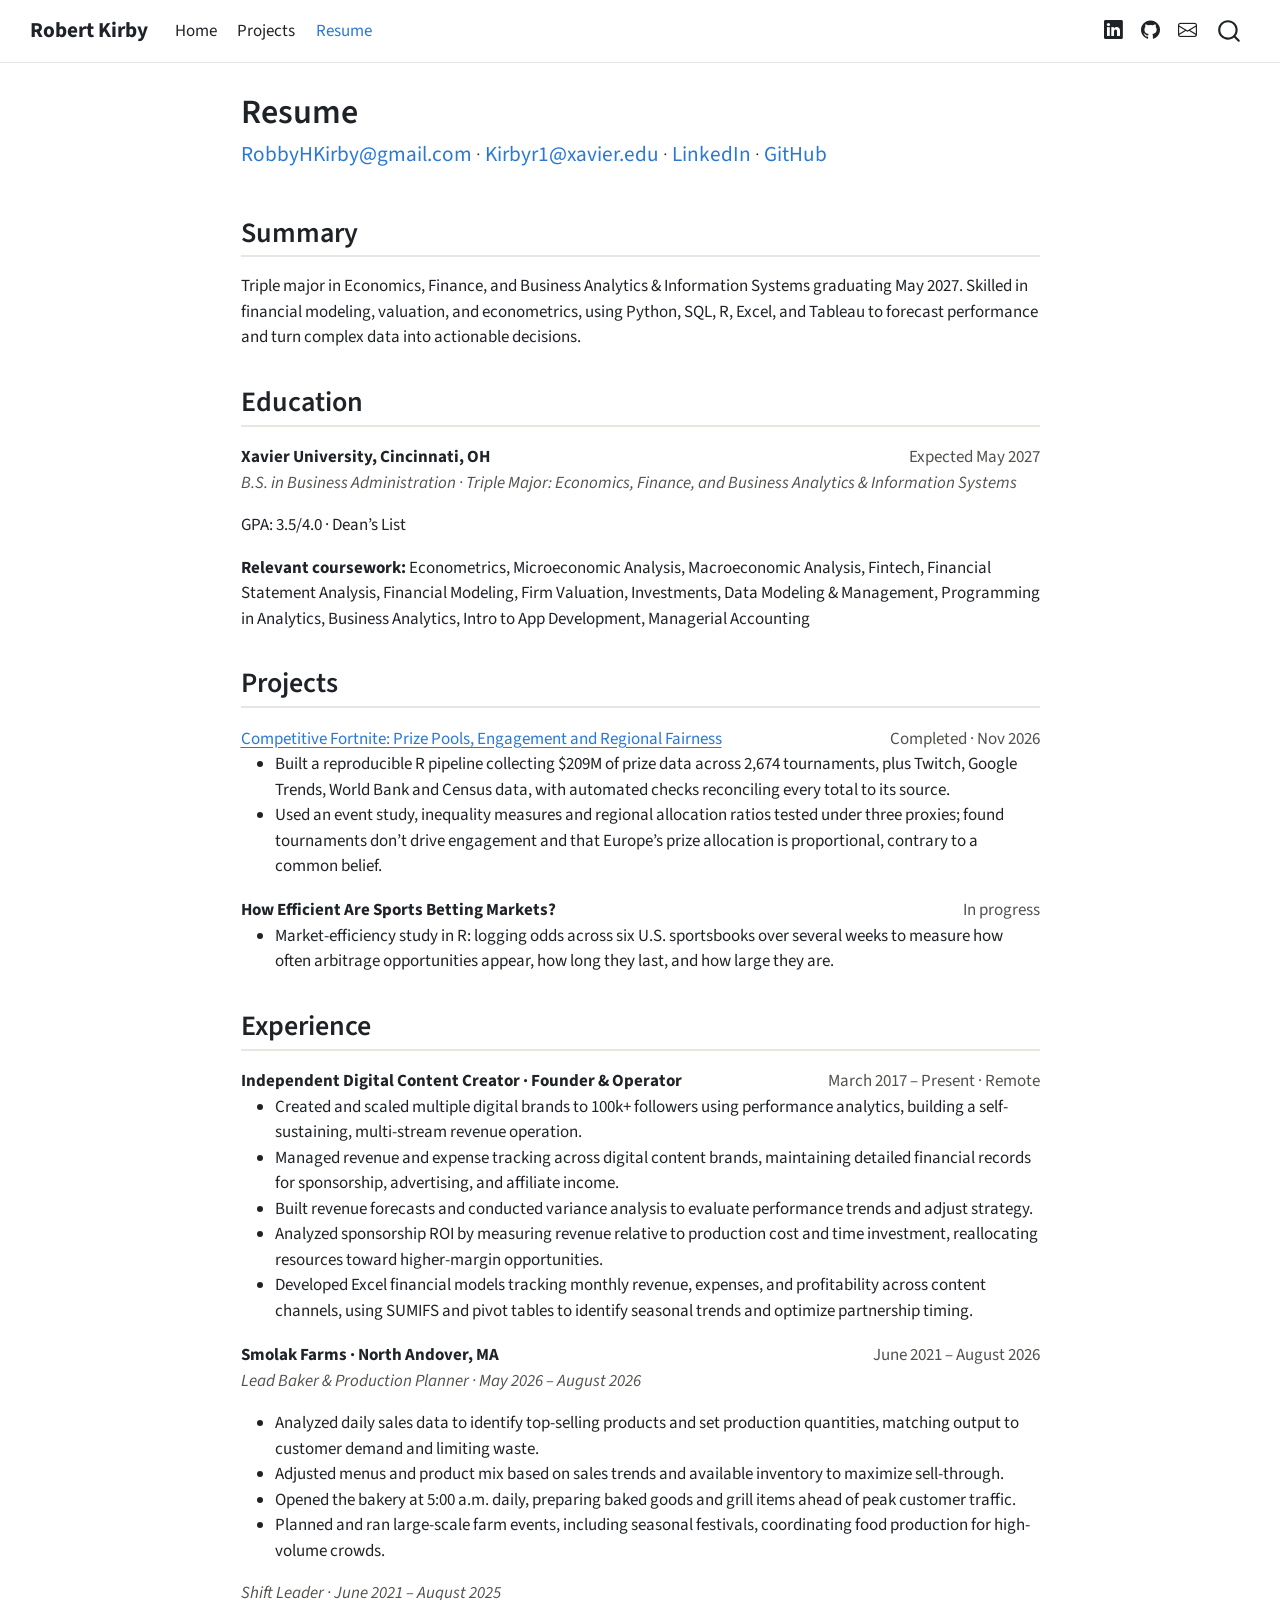
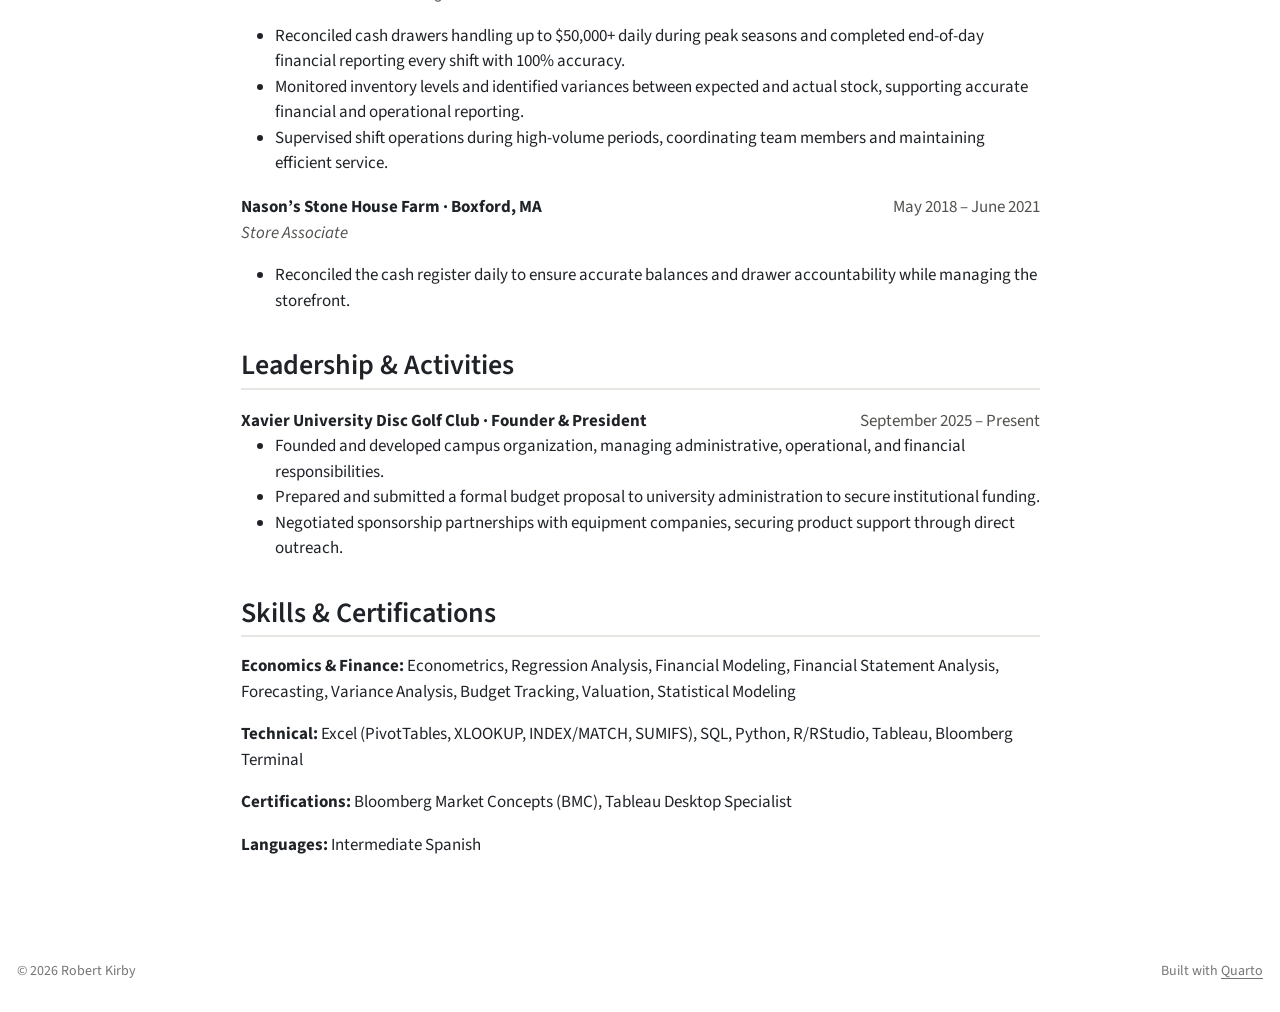
<file: docs/resume.html>
<!DOCTYPE html>
<html xmlns="http://www.w3.org/1999/xhtml" lang="en" xml:lang="en"><head>

<meta charset="utf-8">
<meta name="generator" content="quarto-1.11.9">

<meta name="viewport" content="width=device-width, initial-scale=1.0, user-scalable=yes">


<title>Resume – Robert Kirby</title>
<style>
/* Default styles provided by pandoc.
** See https://pandoc.org/MANUAL.html#variables-for-html for config info.
*/
span.smallcaps{font-variant: small-caps;}
div.columns{display: flex; gap: 1.5em;}
div.column{flex: auto;}
@media screen {
div.columns{gap: min(4vw, 1.5em);}
div.column{overflow-x: auto;}
}
div.hanging-indent{margin-left: 1.5em; text-indent: -1.5em;}
ul.task-list{list-style: none;}
ul.task-list li input[type="checkbox"] {
  width: 0.8em;
  margin: 0 0.8em 0.2em -1em; /* quarto-specific, see https://github.com/quarto-dev/quarto-cli/issues/4556 */ 
  vertical-align: middle;
}
</style>


<script src="site_libs/quarto-nav/quarto-nav.js"></script>
<script src="site_libs/quarto-nav/headroom.min.js"></script>
<script src="site_libs/clipboard/clipboard.min.js"></script>
<script src="site_libs/quarto-search/autocomplete.umd.js"></script>
<script src="site_libs/quarto-search/fuse.min.js"></script>
<script src="site_libs/quarto-search/quarto-search.js"></script>
<meta name="quarto:offset" content="./">
<link href="./images/favicon.svg" rel="icon" type="image/svg+xml">
<script src="site_libs/quarto-html/quarto.js" type="module"></script>
<script src="site_libs/quarto-html/tabsets/tabsets.js" type="module"></script>
<script src="site_libs/quarto-html/scrollable-regions/scrollable-regions.js" type="module"></script>
<script src="site_libs/quarto-html/popper.min.js"></script>
<script src="site_libs/quarto-html/tippy.umd.min.js"></script>
<script src="site_libs/quarto-html/anchor.min.js"></script>
<link href="site_libs/quarto-html/tippy.css" rel="stylesheet">
<link href="site_libs/quarto-html/quarto-syntax-highlighting-63b5708e65d6cd79cd7618c58d0c21e7.css" rel="stylesheet" id="quarto-text-highlighting-styles">
<script src="site_libs/bootstrap/bootstrap.min.js"></script>
<link href="site_libs/bootstrap/bootstrap-icons.css" rel="stylesheet">
<link href="site_libs/bootstrap/bootstrap-0a3acd87314e0f75efc46f4cc032eb28.min.css" rel="stylesheet" append-hash="true" id="quarto-bootstrap" data-mode="light">
<script id="quarto-search-options" type="application/json">{
  "location": "navbar",
  "copy-button": false,
  "collapse-after": 3,
  "panel-placement": "end",
  "type": "overlay",
  "limit": 50,
  "keyboard-shortcut": [
    "f",
    "/",
    "s"
  ],
  "show-item-context": false,
  "language": {
    "search-no-results-text": "No results",
    "search-matching-documents-text": "matching documents",
    "search-copy-link-title": "Copy link to search",
    "search-hide-matches-text": "Hide additional matches",
    "search-more-match-text": "more match in this document",
    "search-more-matches-text": "more matches in this document",
    "search-clear-button-title": "Clear",
    "search-text-placeholder": "",
    "search-detached-cancel-button-title": "Cancel",
    "search-submit-button-title": "Submit",
    "search-label": "Search"
  }
}</script>
<style>html{ scroll-behavior: smooth; }</style>


</head>

<body class="nav-fixed fullcontent quarto-light"><a id="quarto-skip-link" class="visually-hidden-focusable" href="#quarto-document-content">Skip to main content</a>

<div id="quarto-search-results"></div>
  <header id="quarto-header" class="headroom fixed-top">
    <nav class="navbar navbar-expand-lg " data-bs-theme="dark" aria-label="Site">
      <div class="navbar-container container-fluid">
      <div class="navbar-brand-container mx-auto">
    <a class="navbar-brand" href="./index.html">
    <span class="navbar-title">Robert Kirby</span>
    </a>
  </div>
          <button class="navbar-toggler" type="button" data-bs-toggle="collapse" data-bs-target="#navbarCollapse" aria-controls="navbarCollapse" aria-expanded="false" aria-label="Toggle navigation" onclick="if (window.quartoToggleHeadroom) { window.quartoToggleHeadroom(); }">
  <span class="navbar-toggler-icon"></span>
</button>
          <div class="collapse navbar-collapse" id="navbarCollapse">
            <ul class="navbar-nav navbar-nav-scroll me-auto">
  <li class="nav-item">
    <a class="nav-link" href="./index.html"> 
<span class="menu-text">Home</span></a>
  </li>  
  <li class="nav-item">
    <a class="nav-link" href="./projects.html"> 
<span class="menu-text">Projects</span></a>
  </li>  
  <li class="nav-item">
    <a class="nav-link active" href="./resume.html" aria-current="page"> 
<span class="menu-text">Resume</span></a>
  </li>  
</ul>
            <ul class="navbar-nav navbar-nav-scroll ms-auto">
  <li class="nav-item compact">
    <a class="nav-link" href="https://www.linkedin.com/in/robert-h-kirby/"> <i class="bi bi-linkedin" role="img" aria-label="LinkedIn">
</i> 
<span class="menu-text"></span></a>
  </li>  
  <li class="nav-item compact">
    <a class="nav-link" href="https://github.com/RKirbs"> <i class="bi bi-github" role="img" aria-label="GitHub">
</i> 
<span class="menu-text"></span></a>
  </li>  
  <li class="nav-item compact">
    <a class="nav-link" href="mailto:RobbyHKirby@gmail.com"> <i class="bi bi-envelope" role="img" aria-label="Email">
</i> 
<span class="menu-text"></span></a>
  </li>  
</ul>
          </div> <!-- /navcollapse -->
            <div class="quarto-navbar-tools">
</div>
            <div id="quarto-search" class="" title="Search"></div>
      </div> <!-- /container-fluid -->
    </nav>
</header>
<!-- content -->
<div id="quarto-content" class="quarto-container page-columns page-rows-contents page-layout-article page-navbar">
<!-- sidebar -->
<!-- margin-sidebar -->
    
<!-- main -->
<main class="content" id="quarto-document-content" tabindex="-1">

<header id="title-block-header" class="quarto-title-block default">
<div class="quarto-title">
<h1 class="title">Resume</h1>
<p class="subtitle lead"><a href="mailto:RobbyHKirby@gmail.com">RobbyHKirby@gmail.com</a> · <a href="mailto:Kirbyr1@xavier.edu">Kirbyr1@xavier.edu</a> · <a href="https://www.linkedin.com/in/robert-h-kirby/">LinkedIn</a> · <a href="https://github.com/RKirbs">GitHub</a></p>
</div>



<div class="quarto-title-meta">

    
  
    
  </div>
  


</header>


<div class="resume">
<section id="summary" class="level2">
<h2 class="anchored" data-anchor-id="summary">Summary</h2>
<p>Triple major in Economics, Finance, and Business Analytics &amp; Information Systems graduating May 2027. Skilled in financial modeling, valuation, and econometrics, using Python, SQL, R, Excel, and Tableau to forecast performance and turn complex data into actionable decisions.</p>
</section>
<section id="education" class="level2">
<h2 class="anchored" data-anchor-id="education">Education</h2>
<div class="role">
<p><span>Xavier University, Cincinnati, OH</span> <span class="when">Expected May 2027</span></p>
</div>
<p><span class="sub">B.S. in Business Administration · Triple Major: Economics, Finance, and Business Analytics &amp; Information Systems</span></p>
<p>GPA: 3.5/4.0 · Dean’s List</p>
<p><strong>Relevant coursework:</strong> Econometrics, Microeconomic Analysis, Macroeconomic Analysis, Fintech, Financial Statement Analysis, Financial Modeling, Firm Valuation, Investments, Data Modeling &amp; Management, Programming in Analytics, Business Analytics, Intro to App Development, Managerial Accounting</p>
</section>
<section id="projects" class="level2">
<h2 class="anchored" data-anchor-id="projects">Projects</h2>
<div class="role">
<p><span><a href="./projects/fortnite-esports/index.html">Competitive Fortnite: Prize Pools, Engagement and Regional Fairness</a></span> <span class="when">Completed · Nov 2026</span></p>
</div>
<ul>
<li>Built a reproducible R pipeline collecting $209M of prize data across 2,674 tournaments, plus Twitch, Google Trends, World Bank and Census data, with automated checks reconciling every total to its source.</li>
<li>Used an event study, inequality measures and regional allocation ratios tested under three proxies; found tournaments don’t drive engagement and that Europe’s prize allocation is proportional, contrary to a common belief.</li>
</ul>
<div class="role">
<p><span>How Efficient Are Sports Betting Markets?</span> <span class="when">In progress</span></p>
</div>
<ul>
<li>Market-efficiency study in R: logging odds across six U.S. sportsbooks over several weeks to measure how often arbitrage opportunities appear, how long they last, and how large they are.</li>
</ul>
</section>
<section id="experience" class="level2">
<h2 class="anchored" data-anchor-id="experience">Experience</h2>
<div class="role">
<p><span>Independent Digital Content Creator · Founder &amp; Operator</span> <span class="when">March 2017 – Present · Remote</span></p>
</div>
<ul>
<li>Created and scaled multiple digital brands to 100k+ followers using performance analytics, building a self-sustaining, multi-stream revenue operation.</li>
<li>Managed revenue and expense tracking across digital content brands, maintaining detailed financial records for sponsorship, advertising, and affiliate income.</li>
<li>Built revenue forecasts and conducted variance analysis to evaluate performance trends and adjust strategy.</li>
<li>Analyzed sponsorship ROI by measuring revenue relative to production cost and time investment, reallocating resources toward higher-margin opportunities.</li>
<li>Developed Excel financial models tracking monthly revenue, expenses, and profitability across content channels, using SUMIFS and pivot tables to identify seasonal trends and optimize partnership timing.</li>
</ul>
<div class="role">
<p><span>Smolak Farms · North Andover, MA</span> <span class="when">June 2021 – August 2026</span></p>
</div>
<p><span class="sub">Lead Baker &amp; Production Planner · May 2026 – August 2026</span></p>
<ul>
<li>Analyzed daily sales data to identify top-selling products and set production quantities, matching output to customer demand and limiting waste.</li>
<li>Adjusted menus and product mix based on sales trends and available inventory to maximize sell-through.</li>
<li>Opened the bakery at 5:00 a.m. daily, preparing baked goods and grill items ahead of peak customer traffic.</li>
<li>Planned and ran large-scale farm events, including seasonal festivals, coordinating food production for high-volume crowds.</li>
</ul>
<p><span class="sub">Shift Leader · June 2021 – August 2025</span></p>
<ul>
<li>Reconciled cash drawers handling up to $50,000+ daily during peak seasons and completed end-of-day financial reporting every shift with 100% accuracy.</li>
<li>Monitored inventory levels and identified variances between expected and actual stock, supporting accurate financial and operational reporting.</li>
<li>Supervised shift operations during high-volume periods, coordinating team members and maintaining efficient service.</li>
</ul>
<div class="role">
<p><span>Nason’s Stone House Farm · Boxford, MA</span> <span class="when">May 2018 – June 2021</span></p>
</div>
<p><span class="sub">Store Associate</span></p>
<ul>
<li>Reconciled the cash register daily to ensure accurate balances and drawer accountability while managing the storefront.</li>
</ul>
</section>
<section id="leadership-activities" class="level2">
<h2 class="anchored" data-anchor-id="leadership-activities">Leadership &amp; Activities</h2>
<div class="role">
<p><span>Xavier University Disc Golf Club · Founder &amp; President</span> <span class="when">September 2025 – Present</span></p>
</div>
<ul>
<li>Founded and developed campus organization, managing administrative, operational, and financial responsibilities.</li>
<li>Prepared and submitted a formal budget proposal to university administration to secure institutional funding.</li>
<li>Negotiated sponsorship partnerships with equipment companies, securing product support through direct outreach.</li>
</ul>
</section>
<section id="skills-certifications" class="level2">
<h2 class="anchored" data-anchor-id="skills-certifications">Skills &amp; Certifications</h2>
<p><strong>Economics &amp; Finance:</strong> Econometrics, Regression Analysis, Financial Modeling, Financial Statement Analysis, Forecasting, Variance Analysis, Budget Tracking, Valuation, Statistical Modeling</p>
<p><strong>Technical:</strong> Excel (PivotTables, XLOOKUP, INDEX/MATCH, SUMIFS), SQL, Python, R/RStudio, Tableau, Bloomberg Terminal</p>
<p><strong>Certifications:</strong> Bloomberg Market Concepts (BMC), Tableau Desktop Specialist</p>
<p><strong>Languages:</strong> Intermediate Spanish</p>
</section>
</div>



</main> <!-- /main -->
<script id="quarto-html-after-body" type="application/javascript">
  window.document.addEventListener("DOMContentLoaded", function (event) {
    const icon = "";
    const anchorJS = new window.AnchorJS();
    anchorJS.options = {
      placement: 'right',
      icon: icon
    };
    anchorJS.add('.anchored');
    const isCodeAnnotation = (el) => {
      for (const clz of el.classList) {
        if (clz.startsWith('code-annotation-')) {                     
          return true;
        }
      }
      return false;
    }
    const onCopySuccess = function(e) {
      // button target
      const button = e.trigger;
      // don't keep focus
      button.blur();
      // flash "checked"
      button.classList.add('code-copy-button-checked');
      var currentTitle = button.getAttribute("title");
      button.setAttribute("title", "Copied!");
      let tooltip;
      if (window.bootstrap) {
        button.setAttribute("data-bs-toggle", "tooltip");
        button.setAttribute("data-bs-placement", "left");
        button.setAttribute("data-bs-title", "Copied!");
        tooltip = new bootstrap.Tooltip(button, 
          { trigger: "manual", 
            customClass: "code-copy-button-tooltip",
            offset: [0, -8]});
        tooltip.show();    
      }
      setTimeout(function() {
        if (tooltip) {
          tooltip.hide();
          button.removeAttribute("data-bs-title");
          button.removeAttribute("data-bs-toggle");
          button.removeAttribute("data-bs-placement");
        }
        button.setAttribute("title", currentTitle);
        button.classList.remove('code-copy-button-checked');
      }, 1000);
      // clear code selection
      e.clearSelection();
    }
    const getTextToCopy = function(trigger) {
      const outerScaffold = trigger.parentElement.cloneNode(true);
      const codeEl = outerScaffold.querySelector('code');
      for (const childEl of codeEl.children) {
        if (isCodeAnnotation(childEl)) {
          childEl.remove();
        }
      }
      return codeEl.innerText;
    }
    const clipboard = new window.ClipboardJS('.code-copy-button:not([data-in-quarto-modal])', {
      text: getTextToCopy
    });
    clipboard.on('success', onCopySuccess);
    if (window.document.getElementById('quarto-embedded-source-code-modal')) {
      const clipboardModal = new window.ClipboardJS('.code-copy-button[data-in-quarto-modal]', {
        text: getTextToCopy,
        container: window.document.getElementById('quarto-embedded-source-code-modal')
      });
      clipboardModal.on('success', onCopySuccess);
    }
      var localhostRegex = new RegExp(/^(?:http|https):\/\/localhost\:?[0-9]*\//);
      var mailtoRegex = new RegExp(/^mailto:/);
        var filterRegex = new RegExp("https:\/\/rkirbs\.github\.io");
      const newWindowLabel = "(opens in a new tab)";
      const newWindowNoteId = "quarto-ext-newwindow-label";
      // Links reference one hidden label through aria-describedby, so the
      // announcement never changes their accessible name.
      var describeNewWindow = (link) => {
        if (!window.document.getElementById(newWindowNoteId)) {
          var newWindowNote = window.document.createElement("span");
          newWindowNote.id = newWindowNoteId;
          newWindowNote.hidden = true;
          newWindowNote.textContent = newWindowLabel;
          window.document.body.appendChild(newWindowNote);
        }
        var describedBy = (link.getAttribute("aria-describedby") || "").split(/\s+/).filter(Boolean);
        if (!describedBy.includes(newWindowNoteId)) {
          describedBy.push(newWindowNoteId);
          link.setAttribute("aria-describedby", describedBy.join(" "));
        }
      }
      var isInternal = (href) => {
          return filterRegex.test(href) || localhostRegex.test(href) || mailtoRegex.test(href);
      }
      // Inspect non-navigation links and adorn them if external
      window.quartoDecorateExternalLinks = function (root) {
     var links = (root || window.document).querySelectorAll('a[href]:not(.nav-link):not(.navbar-brand):not(.toc-action):not(.sidebar-link):not(.sidebar-item-toggle):not(.pagination-link):not(.no-external):not([aria-hidden]):not(.dropdown-item):not(.quarto-navigation-tool):not(.about-link)');
      for (var i=0; i<links.length; i++) {
        const link = links[i];
        if (!isInternal(link.href)) {
          // undo the damage that might have been done by quarto-nav.js in the case of
          // links that we want to consider external
          if (link.dataset.originalHref !== undefined) {
            link.href = link.dataset.originalHref;
          }
            // target, if specified
            link.setAttribute("target", "_blank");
            if (link.getAttribute("rel") === null) {
              link.setAttribute("rel", "noopener");
            }
            describeNewWindow(link);
          if (!link.classList.contains('no-external-icon')) {
          }
        }
      }
      };
      window.quartoDecorateExternalLinks(window.document);
    // Esc closes the popup (WCAG 1.4.13) and focus leaving both trigger and
    // popup closes it (WCAG 2.4.11); tippy handles neither for interactive popups.
    const hideOnEscAndFocusOut = {
      name: 'hideOnEscAndFocusOut',
      defaultValue: true,
      fn(instance) {
        const dismiss = () => {
          // A show scheduled by the trigger delay would otherwise reopen it
          instance.clearDelayTimeouts();
          instance.hide();
        };
        const onKeyDown = (event) => {
          if (event.key !== 'Escape') {
            return;
          }
          // Keep Esc from also reaching page handlers (e.g. reveal.js overview),
          // except an open reveal.js slide menu, which Esc should close too.
          // The menu handles keys only when its keyboard option is on.
          const menuHandlesEsc = window.Reveal?.getPlugin?.('menu')?.isOpen() &&
            window.Reveal.getConfig().menu?.keyboard !== false;
          if (!menuHandlesEsc) {
            event.stopPropagation();
          }
          if (instance.popper.contains(window.document.activeElement)) {
            // Disabled while refocusing so the focus trigger does not reopen it
            instance.disable();
            instance.reference.focus();
            instance.enable();
          }
          dismiss();
        };
        const onFocusOut = (event) => {
          const target = event.relatedTarget;
          if (target && !instance.reference.contains(target) &&
              !instance.popper.contains(target)) {
            dismiss();
          }
        };
        // On the trigger too: a click trigger (code-annotations: select) has no
        // blur handling. Attached for the instance's lifetime so leaving the
        // trigger also cancels a show still pending on the trigger delay.
        instance.reference.addEventListener('focusout', onFocusOut);
        return {
          onShow() {
            window.document.addEventListener('keydown', onKeyDown, true);
            instance.popper.addEventListener('focusout', onFocusOut);
          },
          onHide() {
            window.document.removeEventListener('keydown', onKeyDown, true);
            instance.popper.removeEventListener('focusout', onFocusOut);
          },
          onDestroy() {
            instance.reference.removeEventListener('focusout', onFocusOut);
          },
        };
      },
    };
    function tippyHover(el, contentFn, onTriggerFn, onUntriggerFn) {
      const config = {
        allowHTML: true,
        maxWidth: 500,
        delay: 100,
        arrow: false,
        appendTo: function(el) {
            return el.parentElement;
        },
        interactive: true,
        interactiveBorder: 10,
        theme: 'quarto',
        placement: 'bottom-start',
        plugins: [hideOnEscAndFocusOut],
      };
      if (contentFn) {
        config.content = contentFn;
      }
      if (onTriggerFn) {
        config.onTrigger = onTriggerFn;
      }
      if (onUntriggerFn) {
        config.onUntrigger = onUntriggerFn;
      }
      window.tippy(el, config); 
    }
    const noterefs = window.document.querySelectorAll('a[role="doc-noteref"]');
    for (var i=0; i<noterefs.length; i++) {
      const ref = noterefs[i];
      tippyHover(ref, function() {
        // use id or data attribute instead here
        let href = ref.getAttribute('data-footnote-href') || ref.getAttribute('href');
        try { href = new URL(href).hash; } catch {}
        const id = href.replace(/^#\/?/, "");
        const note = window.document.getElementById(id);
        if (note) {
          return note.innerHTML;
        } else {
          return "";
        }
      });
    }
    const xrefs = window.document.querySelectorAll('a.quarto-xref');
    const processXRef = (id, note) => {
      // Strip column container classes
      const stripColumnClz = (el) => {
        el.classList.remove("page-full", "page-columns");
        if (el.children) {
          for (const child of el.children) {
            stripColumnClz(child);
          }
        }
      }
      stripColumnClz(note)
      if (id === null || id.startsWith('sec-')) {
        // Special case sections, only their first couple elements
        const container = document.createElement("div");
        if (note.children && note.children.length > 2) {
          container.appendChild(note.children[0].cloneNode(true));
          for (let i = 1; i < note.children.length; i++) {
            const child = note.children[i];
            if (child.tagName === "P" && child.innerText === "") {
              continue;
            } else {
              container.appendChild(child.cloneNode(true));
              break;
            }
          }
          if (window.Quarto?.typesetMath) {
            window.Quarto.typesetMath(container);
          }
          return container.innerHTML
        } else {
          if (window.Quarto?.typesetMath) {
            window.Quarto.typesetMath(note);
          }
          return note.innerHTML;
        }
      } else {
        // Remove any anchor links if they are present
        const anchorLink = note.querySelector('a.anchorjs-link');
        if (anchorLink) {
          anchorLink.remove();
        }
        if (window.Quarto?.typesetMath) {
          window.Quarto.typesetMath(note);
        }
        if (note.classList.contains("callout")) {
          return note.outerHTML;
        } else {
          return note.innerHTML;
        }
      }
    }
    for (var i=0; i<xrefs.length; i++) {
      const xref = xrefs[i];
      tippyHover(xref, undefined, function(instance) {
        instance.disable();
        let url = xref.getAttribute('href');
        let hash = undefined; 
        if (url.startsWith('#')) {
          hash = url;
        } else {
          try { hash = new URL(url).hash; } catch {}
        }
        if (hash) {
          const id = hash.replace(/^#\/?/, "");
          const note = window.document.getElementById(id);
          if (note !== null) {
            try {
              const html = processXRef(id, note.cloneNode(true));
              instance.setContent(html);
            } finally {
              instance.enable();
              instance.show();
            }
          } else {
            // See if we can fetch this
            fetch(url.split('#')[0])
            .then(res => res.text())
            .then(html => {
              const parser = new DOMParser();
              const htmlDoc = parser.parseFromString(html, "text/html");
              const note = htmlDoc.getElementById(id);
              if (note !== null) {
                const html = processXRef(id, note);
                instance.setContent(html);
              } 
            }).finally(() => {
              instance.enable();
              instance.show();
            });
          }
        } else {
          // See if we can fetch a full url (with no hash to target)
          // This is a special case and we should probably do some content thinning / targeting
          fetch(url)
          .then(res => res.text())
          .then(html => {
            const parser = new DOMParser();
            const htmlDoc = parser.parseFromString(html, "text/html");
            const note = htmlDoc.querySelector('main.content');
            if (note !== null) {
              // This should only happen for chapter cross references
              // (since there is no id in the URL)
              // remove the first header
              if (note.children.length > 0 && note.children[0].tagName === "HEADER") {
                note.children[0].remove();
              }
              const html = processXRef(null, note);
              instance.setContent(html);
            } 
          }).finally(() => {
            instance.enable();
            instance.show();
          });
        }
      }, function(instance) {
      });
    }
        let selectedAnnoteEl;
        const selectorForAnnotation = ( cell, annotation) => {
          let cellAttr = 'data-code-cell="' + cell + '"';
          let lineAttr = 'data-code-annotation="' +  annotation + '"';
          const selector = 'span[' + cellAttr + '][' + lineAttr + ']';
          return selector;
        }
        const selectCodeLines = (annoteEl) => {
          const doc = window.document;
          const targetCell = annoteEl.getAttribute("data-target-cell");
          const targetAnnotation = annoteEl.getAttribute("data-target-annotation");
          const annoteSpan = window.document.querySelector(selectorForAnnotation(targetCell, targetAnnotation));
          const lines = annoteSpan.getAttribute("data-code-lines").split(",");
          const lineIds = lines.map((line) => {
            return targetCell + "-" + line;
          })
          // Each band is positioned against its own containing block, which is
          // not the offsetParent of the lines, so place it from client rects.
          const placeBand = (band, firstEl, lastEl, codeBlock) => {
            const container = band.offsetParent;
            if (container === null) {
              return;
            }
            const containerRect = container.getBoundingClientRect();
            // Reveal.js scales slides with a transform, so convert client
            // pixels back to the CSS pixels of the container.
            const scale = containerRect.height / container.offsetHeight || 1;
            const firstRect = firstEl.getBoundingClientRect();
            const lastRect = lastEl.getBoundingClientRect();
            const top = (firstRect.top - containerRect.top) / scale - container.clientTop + container.scrollTop;
            const height = (lastRect.bottom - firstRect.top) / scale;
            band.style.top = top - 2 + "px";
            band.style.height = height + 4 + "px";
            if (codeBlock) {
              // Without the copy button wrapper, the containing block is wider
              // than the code block, so span the code block explicitly.
              const blockRect = codeBlock.getBoundingClientRect();
              band.style.left = (blockRect.left - containerRect.left) / scale - container.clientLeft + container.scrollLeft + "px";
              band.style.width = blockRect.width / scale + "px";
            }
          };
          if (lineIds.length > 0) {
            const el = window.document.getElementById(lineIds[0]);
            const lastEl = window.document.getElementById(lineIds[lineIds.length - 1]);
            const parent = el.parentElement.parentElement;
            // cook up a div (if necessary) and position it
            let div = window.document.getElementById("code-annotation-line-highlight");
            if (div === null) {
              div = window.document.createElement("div");
              div.setAttribute("id", "code-annotation-line-highlight");
              div.style.position = 'absolute';
              parent.appendChild(div);
            }
            placeBand(div, el, lastEl, parent.closest("div.sourceCode") || parent);
            let gutterDiv = window.document.getElementById("code-annotation-line-highlight-gutter");
            if (gutterDiv === null) {
              gutterDiv = window.document.createElement("div");
              gutterDiv.setAttribute("id", "code-annotation-line-highlight-gutter");
              gutterDiv.style.position = 'absolute';
              const codeCell = window.document.getElementById(targetCell);
              const gutter = codeCell.querySelector('.code-annotation-gutter');
              gutter.appendChild(gutterDiv);
            }
            placeBand(gutterDiv, el, lastEl);
            selectedAnnoteEl = annoteEl;
          }
        };
        const unselectCodeLines = () => {
          const elementsIds = ["code-annotation-line-highlight", "code-annotation-line-highlight-gutter"];
          elementsIds.forEach((elId) => {
            const div = window.document.getElementById(elId);
            if (div) {
              div.remove();
            }
          });
          selectedAnnoteEl = undefined;
        };
          // Handle positioning of the toggle
      window.addEventListener(
        "resize",
        throttle(() => {
          elRect = undefined;
          if (selectedAnnoteEl) {
            selectCodeLines(selectedAnnoteEl);
          }
        }, 10)
      );
      function throttle(fn, ms) {
      let throttle = false;
      let timer;
        return (...args) => {
          if(!throttle) { // first call gets through
              fn.apply(this, args);
              throttle = true;
          } else { // all the others get throttled
              if(timer) clearTimeout(timer); // cancel #2
              timer = setTimeout(() => {
                fn.apply(this, args);
                timer = throttle = false;
              }, ms);
          }
        };
      }
        // Attach click handler to the DT
        const annoteDls = window.document.querySelectorAll('dt[data-target-cell]');
        for (const annoteDlNode of annoteDls) {
          annoteDlNode.addEventListener('click', (event) => {
            const clickedEl = event.target;
            if (clickedEl !== selectedAnnoteEl) {
              unselectCodeLines();
              const activeEl = window.document.querySelector('dt[data-target-cell].code-annotation-active');
              if (activeEl) {
                activeEl.classList.remove('code-annotation-active');
              }
              selectCodeLines(clickedEl);
              clickedEl.classList.add('code-annotation-active');
            } else {
              // Unselect the line
              unselectCodeLines();
              clickedEl.classList.remove('code-annotation-active');
            }
          });
        }
    const findCites = (el) => {
      const parentEl = el.parentElement;
      if (parentEl) {
        const cites = parentEl.dataset.cites;
        if (cites) {
          return {
            el,
            cites: cites.split(' ')
          };
        } else {
          return findCites(el.parentElement)
        }
      } else {
        return undefined;
      }
    };
    var bibliorefs = window.document.querySelectorAll('a[role="doc-biblioref"]');
    for (var i=0; i<bibliorefs.length; i++) {
      const ref = bibliorefs[i];
      const citeInfo = findCites(ref);
      if (citeInfo) {
        tippyHover(citeInfo.el, function() {
          var popup = window.document.createElement('div');
          citeInfo.cites.forEach(function(cite) {
            var citeDiv = window.document.createElement('div');
            citeDiv.classList.add('hanging-indent');
            citeDiv.classList.add('csl-entry');
            var biblioDiv = window.document.getElementById('ref-' + cite);
            if (biblioDiv) {
              citeDiv.innerHTML = biblioDiv.innerHTML;
            }
            popup.appendChild(citeDiv);
          });
          return popup.innerHTML;
        });
      }
    }
  });
  </script>
  <script type="application/javascript">
  window.quartoScrollableRegionsLabels = {"code":"Scrollable code","output":"Scrollable output"};
  </script>
</div> <!-- /content -->
<footer class="footer">
  <div class="nav-footer">
    <div class="nav-footer-left">
<p>© 2026 Robert Kirby</p>
</div>   
    <div class="nav-footer-center">
      &nbsp;
    </div>
    <div class="nav-footer-right">
<p>Built with <a href="https://quarto.org">Quarto</a></p>
</div>
  </div>
</footer>




<script src="site_libs/quarto-html/zenscroll-min.js"></script>
</body></html>
</file>
<file: docs/site_libs/quarto-html/tippy.css>
.tippy-box[data-animation=fade][data-state=hidden]{opacity:0}[data-tippy-root]{max-width:calc(100vw - 10px)}.tippy-box{position:relative;background-color:#333;color:#fff;border-radius:4px;font-size:14px;line-height:1.4;white-space:normal;outline:0;transition-property:transform,visibility,opacity}.tippy-box[data-placement^=top]>.tippy-arrow{bottom:0}.tippy-box[data-placement^=top]>.tippy-arrow:before{bottom:-7px;left:0;border-width:8px 8px 0;border-top-color:initial;transform-origin:center top}.tippy-box[data-placement^=bottom]>.tippy-arrow{top:0}.tippy-box[data-placement^=bottom]>.tippy-arrow:before{top:-7px;left:0;border-width:0 8px 8px;border-bottom-color:initial;transform-origin:center bottom}.tippy-box[data-placement^=left]>.tippy-arrow{right:0}.tippy-box[data-placement^=left]>.tippy-arrow:before{border-width:8px 0 8px 8px;border-left-color:initial;right:-7px;transform-origin:center left}.tippy-box[data-placement^=right]>.tippy-arrow{left:0}.tippy-box[data-placement^=right]>.tippy-arrow:before{left:-7px;border-width:8px 8px 8px 0;border-right-color:initial;transform-origin:center right}.tippy-box[data-inertia][data-state=visible]{transition-timing-function:cubic-bezier(.54,1.5,.38,1.11)}.tippy-arrow{width:16px;height:16px;color:#333}.tippy-arrow:before{content:"";position:absolute;border-color:transparent;border-style:solid}.tippy-content{position:relative;padding:5px 9px;z-index:1}
</file>
<file: docs/site_libs/quarto-html/quarto-syntax-highlighting-63b5708e65d6cd79cd7618c58d0c21e7.css>
/* quarto syntax highlight colors */
:root {
  --quarto-hl-ot-color: #003B4F;
  --quarto-hl-at-color: #657422;
  --quarto-hl-ss-color: #20794D;
  --quarto-hl-an-color: #5E5E5E;
  --quarto-hl-fu-color: #4758AB;
  --quarto-hl-st-color: #20794D;
  --quarto-hl-cf-color: #003B4F;
  --quarto-hl-op-color: #5E5E5E;
  --quarto-hl-er-color: #AD0000;
  --quarto-hl-bn-color: #AD0000;
  --quarto-hl-al-color: #AD0000;
  --quarto-hl-va-color: #111111;
  --quarto-hl-bu-color: inherit;
  --quarto-hl-ex-color: inherit;
  --quarto-hl-pp-color: #AD0000;
  --quarto-hl-in-color: #5E5E5E;
  --quarto-hl-vs-color: #20794D;
  --quarto-hl-wa-color: #5E5E5E;
  --quarto-hl-do-color: #5E5E5E;
  --quarto-hl-im-color: #00769E;
  --quarto-hl-ch-color: #20794D;
  --quarto-hl-dt-color: #AD0000;
  --quarto-hl-fl-color: #AD0000;
  --quarto-hl-co-color: #5E5E5E;
  --quarto-hl-cv-color: #5E5E5E;
  --quarto-hl-cn-color: #8f5902;
  --quarto-hl-sc-color: #5E5E5E;
  --quarto-hl-dv-color: #AD0000;
  --quarto-hl-kw-color: #003B4F;
}

/* other quarto variables */
:root {
  --quarto-font-monospace: SFMono-Regular, Menlo, Monaco, Consolas, "Liberation Mono", "Courier New", monospace;
}

/* syntax highlight based on Pandoc's rules */
pre > code.sourceCode > span {
  color: #003B4F;
}

code.sourceCode > span {
  color: #003B4F;
}

div.sourceCode,
div.sourceCode pre.sourceCode {
  color: #003B4F;
}

/* Normal */
code span {
  color: #003B4F;
}

/* Alert */
code span.al {
  color: #AD0000;
  font-style: inherit;
}

/* Annotation */
code span.an {
  color: #5E5E5E;
  font-style: inherit;
}

/* Attribute */
code span.at {
  color: #657422;
  font-style: inherit;
}

/* BaseN */
code span.bn {
  color: #AD0000;
  font-style: inherit;
}

/* BuiltIn */
code span.bu {
  font-style: inherit;
}

/* ControlFlow */
code span.cf {
  color: #003B4F;
  font-weight: bold;
  font-style: inherit;
}

/* Char */
code span.ch {
  color: #20794D;
  font-style: inherit;
}

/* Constant */
code span.cn {
  color: #8f5902;
  font-style: inherit;
}

/* Comment */
code span.co {
  color: #5E5E5E;
  font-style: inherit;
}

/* CommentVar */
code span.cv {
  color: #5E5E5E;
  font-style: italic;
}

/* Documentation */
code span.do {
  color: #5E5E5E;
  font-style: italic;
}

/* DataType */
code span.dt {
  color: #AD0000;
  font-style: inherit;
}

/* DecVal */
code span.dv {
  color: #AD0000;
  font-style: inherit;
}

/* Error */
code span.er {
  color: #AD0000;
  font-style: inherit;
}

/* Extension */
code span.ex {
  font-style: inherit;
}

/* Float */
code span.fl {
  color: #AD0000;
  font-style: inherit;
}

/* Function */
code span.fu {
  color: #4758AB;
  font-style: inherit;
}

/* Import */
code span.im {
  color: #00769E;
  font-style: inherit;
}

/* Information */
code span.in {
  color: #5E5E5E;
  font-style: inherit;
}

/* Keyword */
code span.kw {
  color: #003B4F;
  font-weight: bold;
  font-style: inherit;
}

/* Operator */
code span.op {
  color: #5E5E5E;
  font-style: inherit;
}

/* Other */
code span.ot {
  color: #003B4F;
  font-style: inherit;
}

/* Preprocessor */
code span.pp {
  color: #AD0000;
  font-style: inherit;
}

/* SpecialChar */
code span.sc {
  color: #5E5E5E;
  font-style: inherit;
}

/* SpecialString */
code span.ss {
  color: #20794D;
  font-style: inherit;
}

/* String */
code span.st {
  color: #20794D;
  font-style: inherit;
}

/* Variable */
code span.va {
  color: #111111;
  font-style: inherit;
}

/* VerbatimString */
code span.vs {
  color: #20794D;
  font-style: inherit;
}

/* Warning */
code span.wa {
  color: #5E5E5E;
  font-style: italic;
}

.prevent-inlining {
  content: "</";
}

/*# sourceMappingURL=054cc16b9e9817627be6994582d2ffb5.css.map */
</file>
